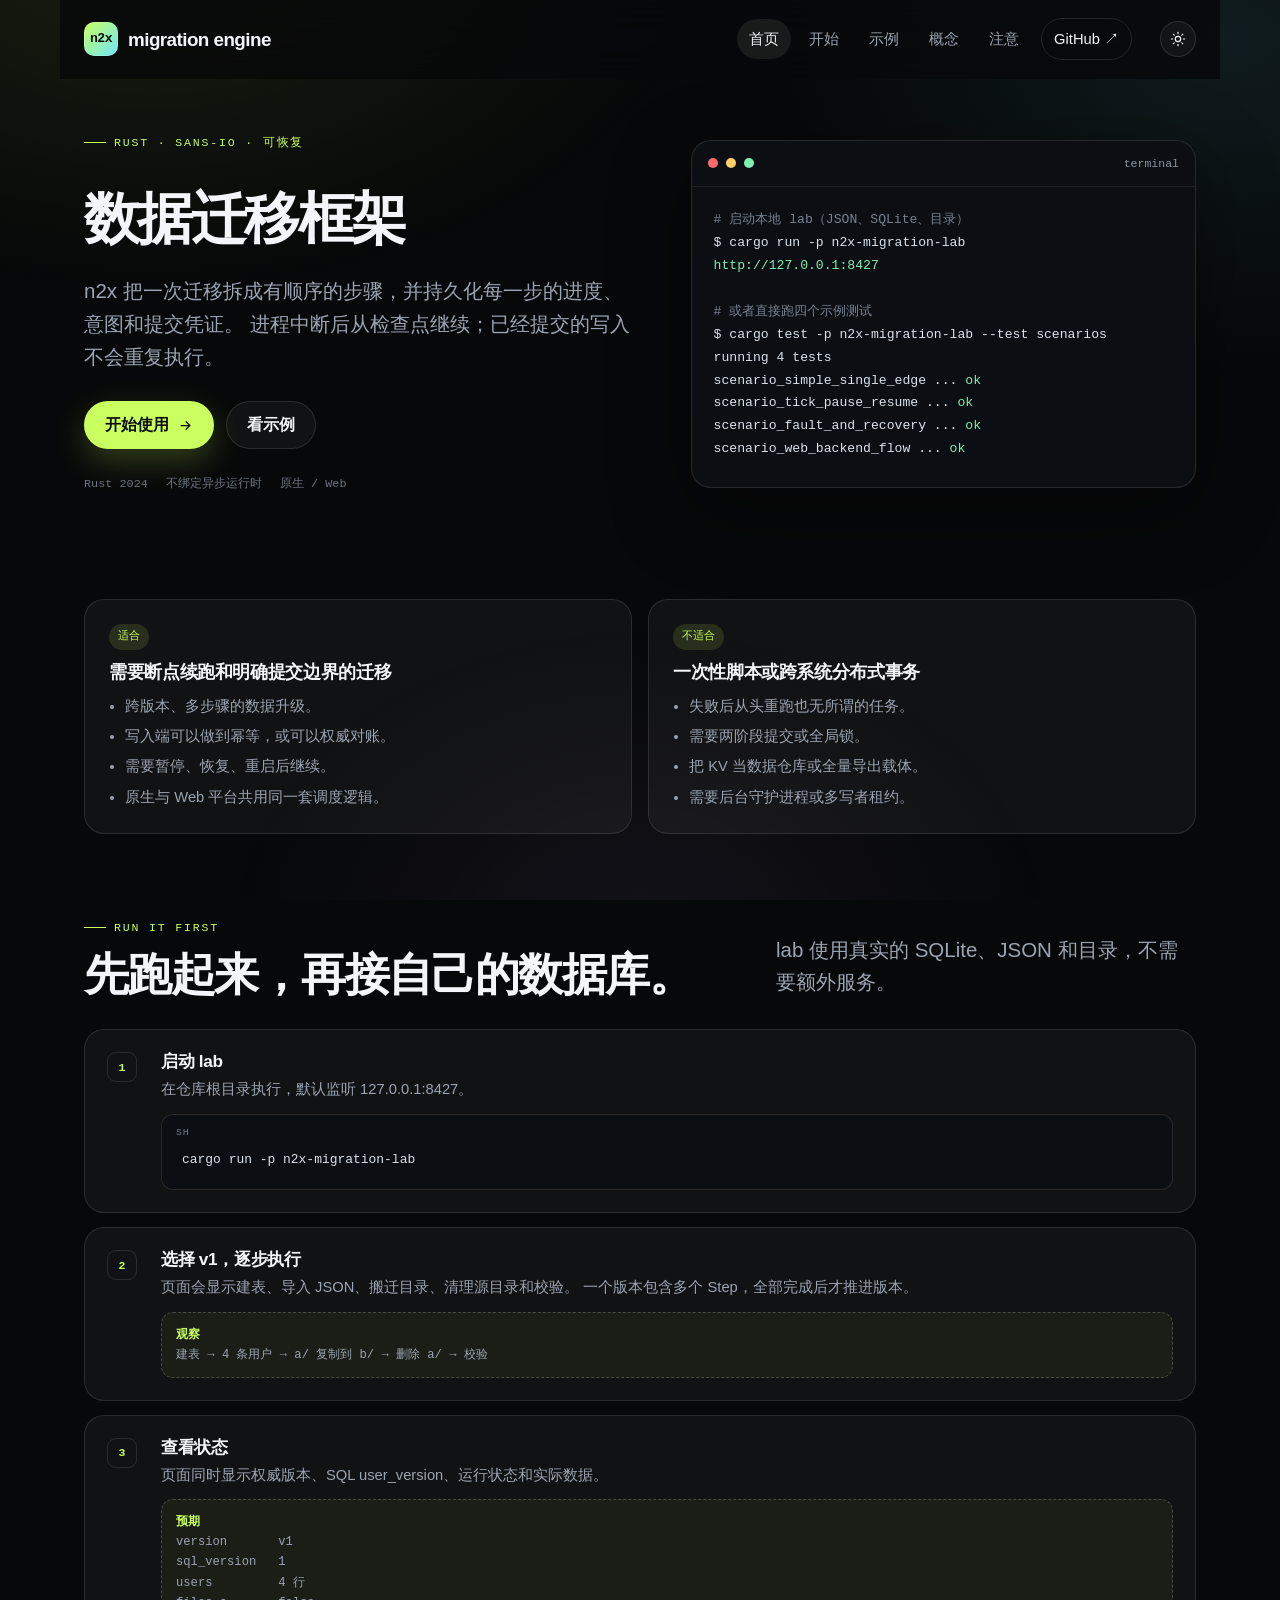
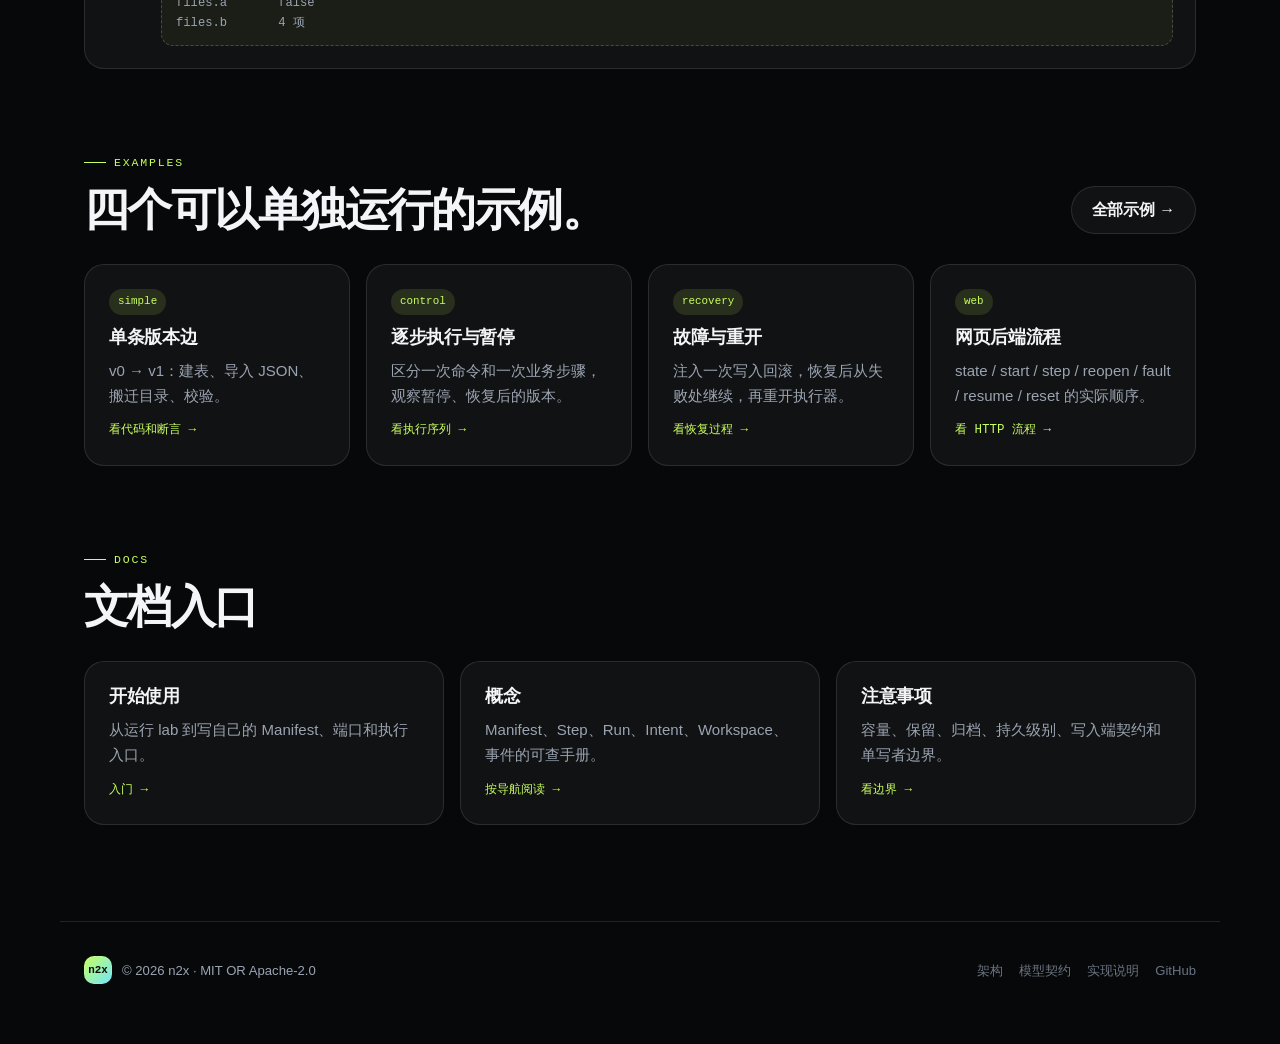
<file: site/index.html>
<!doctype html>
<html lang="zh-CN">
  <head>
    <meta charset="utf-8" />
    <meta name="viewport" content="width=device-width, initial-scale=1" />
    <title>n2x — Rust 数据迁移框架</title>
    <meta
      name="description"
      content="n2x 是一个 Rust 数据迁移框架：顺序步骤、持久检查点、幂等写入和可重开执行。支持原生与 Web 组合。"
    />
    <script>
      try {
        const t = localStorage.getItem("n2x-theme");
        if (t === "light" || t === "dark") document.documentElement.dataset.theme = t;
      } catch {}
    </script>
    <link rel="stylesheet" href="style.css" />
    <noscript><style>.reveal{opacity:1;transform:none}</style></noscript>
  </head>
  <body data-page="home">
    <a class="skip-link" href="#main">跳到正文</a>
    <header class="site-header">
      <a class="brand" href="index.html" aria-label="n2x 首页">
        <span class="brand-mark">n2x</span>
        <span>migration engine</span>
      </a>
      <nav class="nav" id="nav" aria-label="主导航">
        <a href="index.html" data-page="home">首页</a>
        <a href="getting-started.html" data-page="start">开始</a>
        <a href="examples.html" data-page="examples">示例</a>
        <a href="concepts.html" data-page="concepts">概念</a>
        <a href="notes.html" data-page="notes">注意</a>
        <a class="nav-github" href="https://github.com/wwog/n2x" target="_blank" rel="noreferrer">GitHub ↗</a>
      </nav>
      <div class="header-actions">
        <button class="icon-button" id="theme-toggle" type="button" aria-label="切换主题"></button>
        <button
          class="icon-button menu-button"
          id="menu-toggle"
          type="button"
          aria-label="打开菜单"
          aria-expanded="false"
          aria-controls="nav"
        >
          <svg viewBox="0 0 24 24" fill="none" stroke="currentColor" stroke-width="1.9" stroke-linecap="round">
            <path d="M4 7h16M4 12h16M4 17h16" />
          </svg>
        </button>
      </div>
    </header>

    <main class="page" id="main">
      <section class="home-hero">
        <div class="hero-copy">
          <p class="eyebrow">Rust · sans-IO · 可恢复</p>
          <h1>数据迁移框架</h1>
          <p class="lead">
            n2x 把一次迁移拆成有顺序的步骤，并持久化每一步的进度、意图和提交凭证。
            进程中断后从检查点继续；已经提交的写入不会重复执行。
          </p>
          <div class="hero-actions">
            <a class="button primary" href="getting-started.html">
              开始使用
              <svg viewBox="0 0 24 24" fill="none" stroke="currentColor" stroke-width="2" stroke-linecap="round">
                <path d="M5 12h14M13 6l6 6-6 6" />
              </svg>
            </a>
            <a class="button ghost" href="examples.html">看示例</a>
          </div>
          <div class="hero-meta">
            <span>Rust 2024</span>
            <span>不绑定异步运行时</span>
            <span>原生 / Web</span>
          </div>
        </div>

        <div class="window reveal" aria-label="快速运行示例">
          <div class="window-bar">
            <i></i><i></i><i></i>
            <span>terminal</span>
          </div>
          <pre><span class="c"># 启动本地 lab（JSON、SQLite、目录）</span>
$ cargo run -p n2x-migration-lab
<span class="ok">http://127.0.0.1:8427</span>

<span class="c"># 或者直接跑四个示例测试</span>
$ cargo test -p n2x-migration-lab --test scenarios
running 4 tests
scenario_simple_single_edge ... <span class="ok">ok</span>
scenario_tick_pause_resume ... <span class="ok">ok</span>
scenario_fault_and_recovery ... <span class="ok">ok</span>
scenario_web_backend_flow ... <span class="ok">ok</span></pre>
        </div>
      </section>

      <section class="section">
        <div class="grid two">
          <article class="card">
            <span class="tag">适合</span>
            <h3>需要断点续跑和明确提交边界的迁移</h3>
            <ul class="plain-list">
              <li>跨版本、多步骤的数据升级。</li>
              <li>写入端可以做到幂等，或可以权威对账。</li>
              <li>需要暂停、恢复、重启后继续。</li>
              <li>原生与 Web 平台共用同一套调度逻辑。</li>
            </ul>
          </article>
          <article class="card">
            <span class="tag">不适合</span>
            <h3>一次性脚本或跨系统分布式事务</h3>
            <ul class="plain-list">
              <li>失败后从头重跑也无所谓的任务。</li>
              <li>需要两阶段提交或全局锁。</li>
              <li>把 KV 当数据仓库或全量导出载体。</li>
              <li>需要后台守护进程或多写者租约。</li>
            </ul>
          </article>
        </div>
      </section>

      <section class="section">
        <div class="section-head">
          <div>
            <p class="eyebrow">run it first</p>
            <h2>先跑起来，再接自己的数据库。</h2>
          </div>
          <p class="lead" style="max-width: 420px">
            lab 使用真实的 SQLite、JSON 和目录，不需要额外服务。
          </p>
        </div>
        <div class="steps">
          <div class="step-item reveal">
            <span class="step-num">1</span>
            <div>
              <h3>启动 lab</h3>
              <p>在仓库根目录执行，默认监听 127.0.0.1:8427。</p>
              <div class="code" data-lang="sh">
                <pre>cargo run -p n2x-migration-lab</pre>
              </div>
            </div>
          </div>
          <div class="step-item reveal">
            <span class="step-num">2</span>
            <div>
              <h3>选择 v1，逐步执行</h3>
              <p>
                页面会显示建表、导入 JSON、搬迁目录、清理源目录和校验。
                一个版本包含多个 Step，全部完成后才推进版本。
              </p>
              <div class="expected"><b>观察</b>
建表 → 4 条用户 → a/ 复制到 b/ → 删除 a/ → 校验</div>
            </div>
          </div>
          <div class="step-item reveal">
            <span class="step-num">3</span>
            <div>
              <h3>查看状态</h3>
              <p>页面同时显示权威版本、SQL user_version、运行状态和实际数据。</p>
              <div class="expected"><b>预期</b>
version       v1
sql_version   1
users         4 行
files.a       false
files.b       4 项</div>
            </div>
          </div>
        </div>
      </section>

      <section class="section">
        <div class="section-head">
          <div>
            <p class="eyebrow">examples</p>
            <h2>四个可以单独运行的示例。</h2>
          </div>
          <a class="button ghost" href="examples.html">全部示例 →</a>
        </div>
        <div class="grid four">
          <a class="card link reveal" href="examples.html#simple">
            <span class="tag">simple</span>
            <h3>单条版本边</h3>
            <p>v0 → v1：建表、导入 JSON、搬迁目录、校验。</p>
            <span class="arrow">看代码和断言 →</span>
          </a>
          <a class="card link reveal" href="examples.html#control">
            <span class="tag">control</span>
            <h3>逐步执行与暂停</h3>
            <p>区分一次命令和一次业务步骤，观察暂停、恢复后的版本。</p>
            <span class="arrow">看执行序列 →</span>
          </a>
          <a class="card link reveal" href="examples.html#fault">
            <span class="tag">recovery</span>
            <h3>故障与重开</h3>
            <p>注入一次写入回滚，恢复后从失败处继续，再重开执行器。</p>
            <span class="arrow">看恢复过程 →</span>
          </a>
          <a class="card link reveal" href="examples.html#web">
            <span class="tag">web</span>
            <h3>网页后端流程</h3>
            <p>state / start / step / reopen / fault / resume / reset 的实际顺序。</p>
            <span class="arrow">看 HTTP 流程 →</span>
          </a>
        </div>
      </section>

      <section class="section">
        <div class="section-head">
          <div>
            <p class="eyebrow">docs</p>
            <h2>文档入口</h2>
          </div>
        </div>
        <div class="grid three">
          <a class="card link" href="getting-started.html">
            <h3>开始使用</h3>
            <p>从运行 lab 到写自己的 Manifest、端口和执行入口。</p>
            <span class="arrow">入门 →</span>
          </a>
          <a class="card link" href="concepts.html">
            <h3>概念</h3>
            <p>Manifest、Step、Run、Intent、Workspace、事件的可查手册。</p>
            <span class="arrow">按导航阅读 →</span>
          </a>
          <a class="card link" href="notes.html">
            <h3>注意事项</h3>
            <p>容量、保留、归档、持久级别、写入端契约和单写者边界。</p>
            <span class="arrow">看边界 →</span>
          </a>
        </div>
      </section>
    </main>

    <footer class="site-footer">
      <span class="footer-brand">
        <span class="brand-mark" style="width: 28px; height: 28px; font-size: 0.68rem">n2x</span>
        <span>© <span id="year">2026</span> n2x · MIT OR Apache-2.0</span>
      </span>
      <nav aria-label="文档链接">
        <a href="https://github.com/wwog/n2x/blob/main/docs/architecture.zh-CN.md" target="_blank" rel="noreferrer">架构</a>
        <a href="https://github.com/wwog/n2x/blob/main/docs/model.zh-CN.md" target="_blank" rel="noreferrer">模型契约</a>
        <a href="https://github.com/wwog/n2x/blob/main/docs/implementation.zh-CN.md" target="_blank" rel="noreferrer">实现说明</a>
        <a href="https://github.com/wwog/n2x" target="_blank" rel="noreferrer">GitHub</a>
      </nav>
    </footer>
    <script src="app.js"></script>
  </body>
</html>
</file>
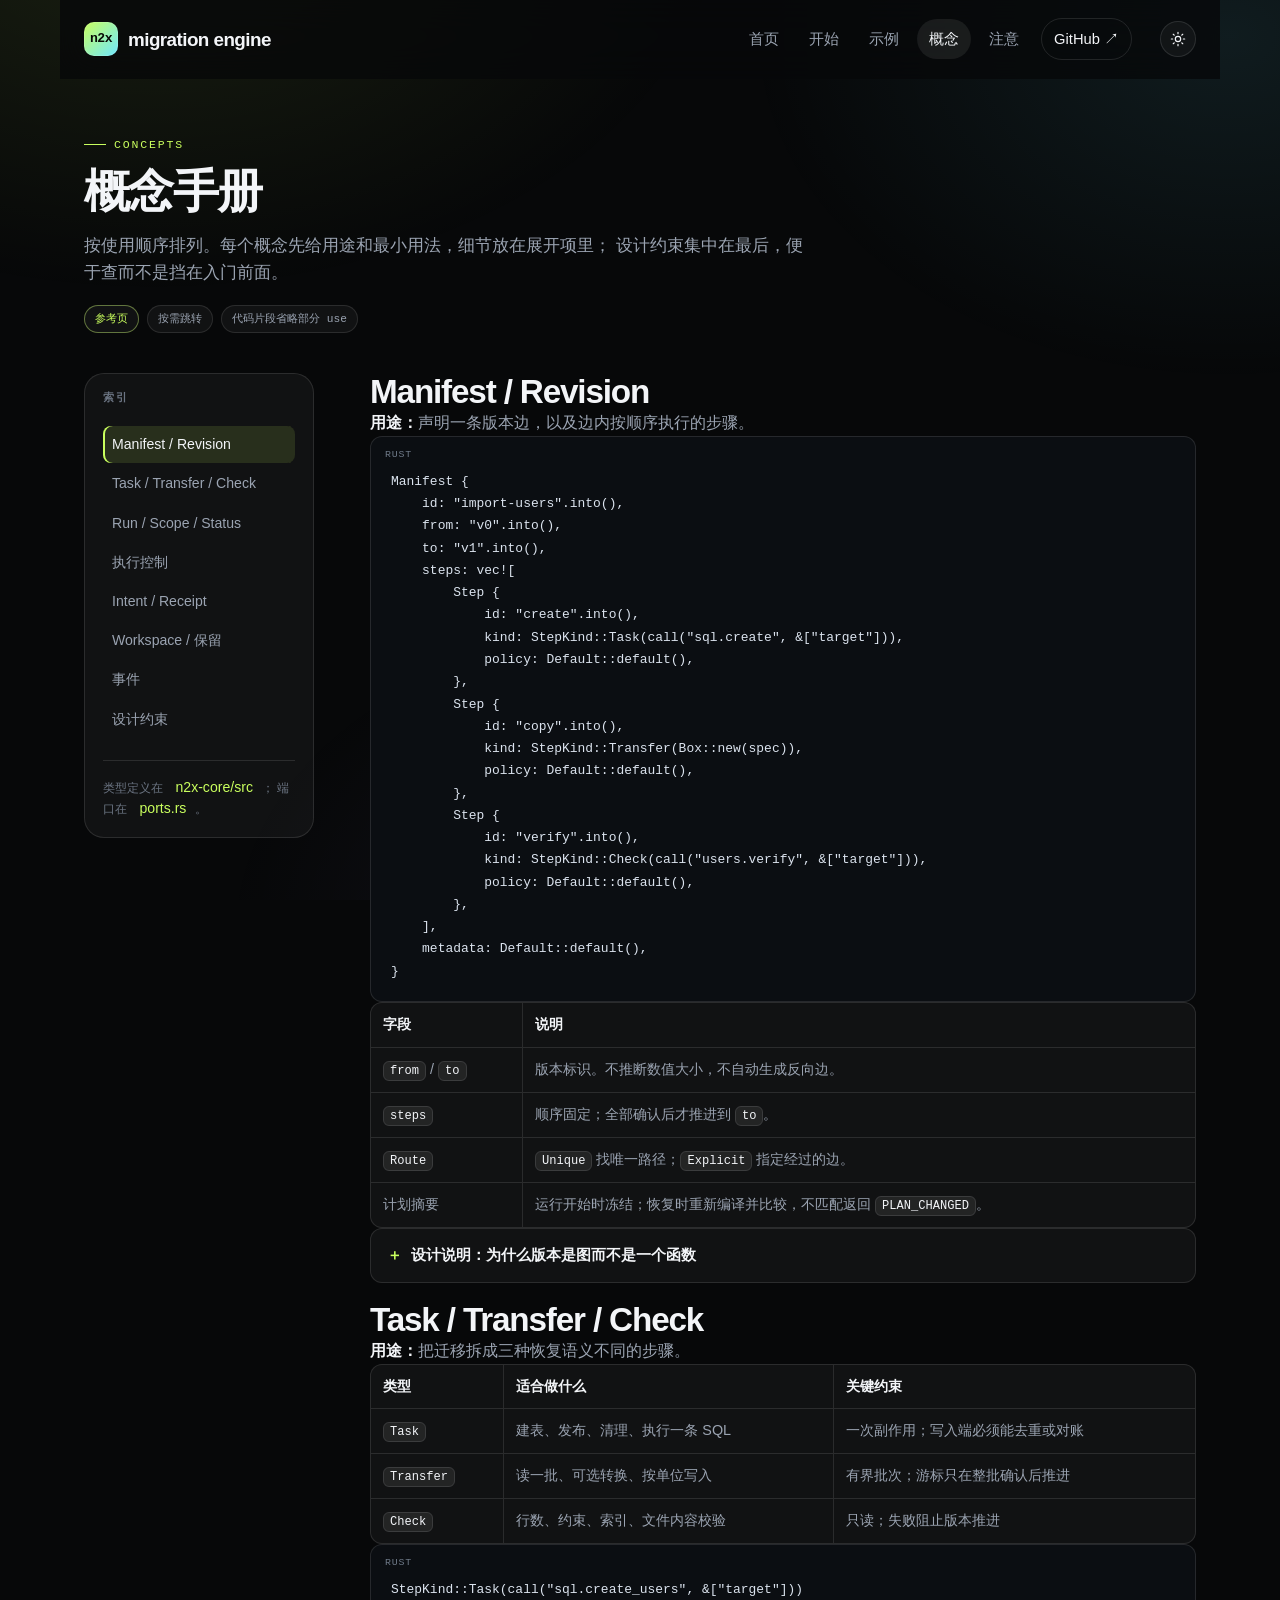
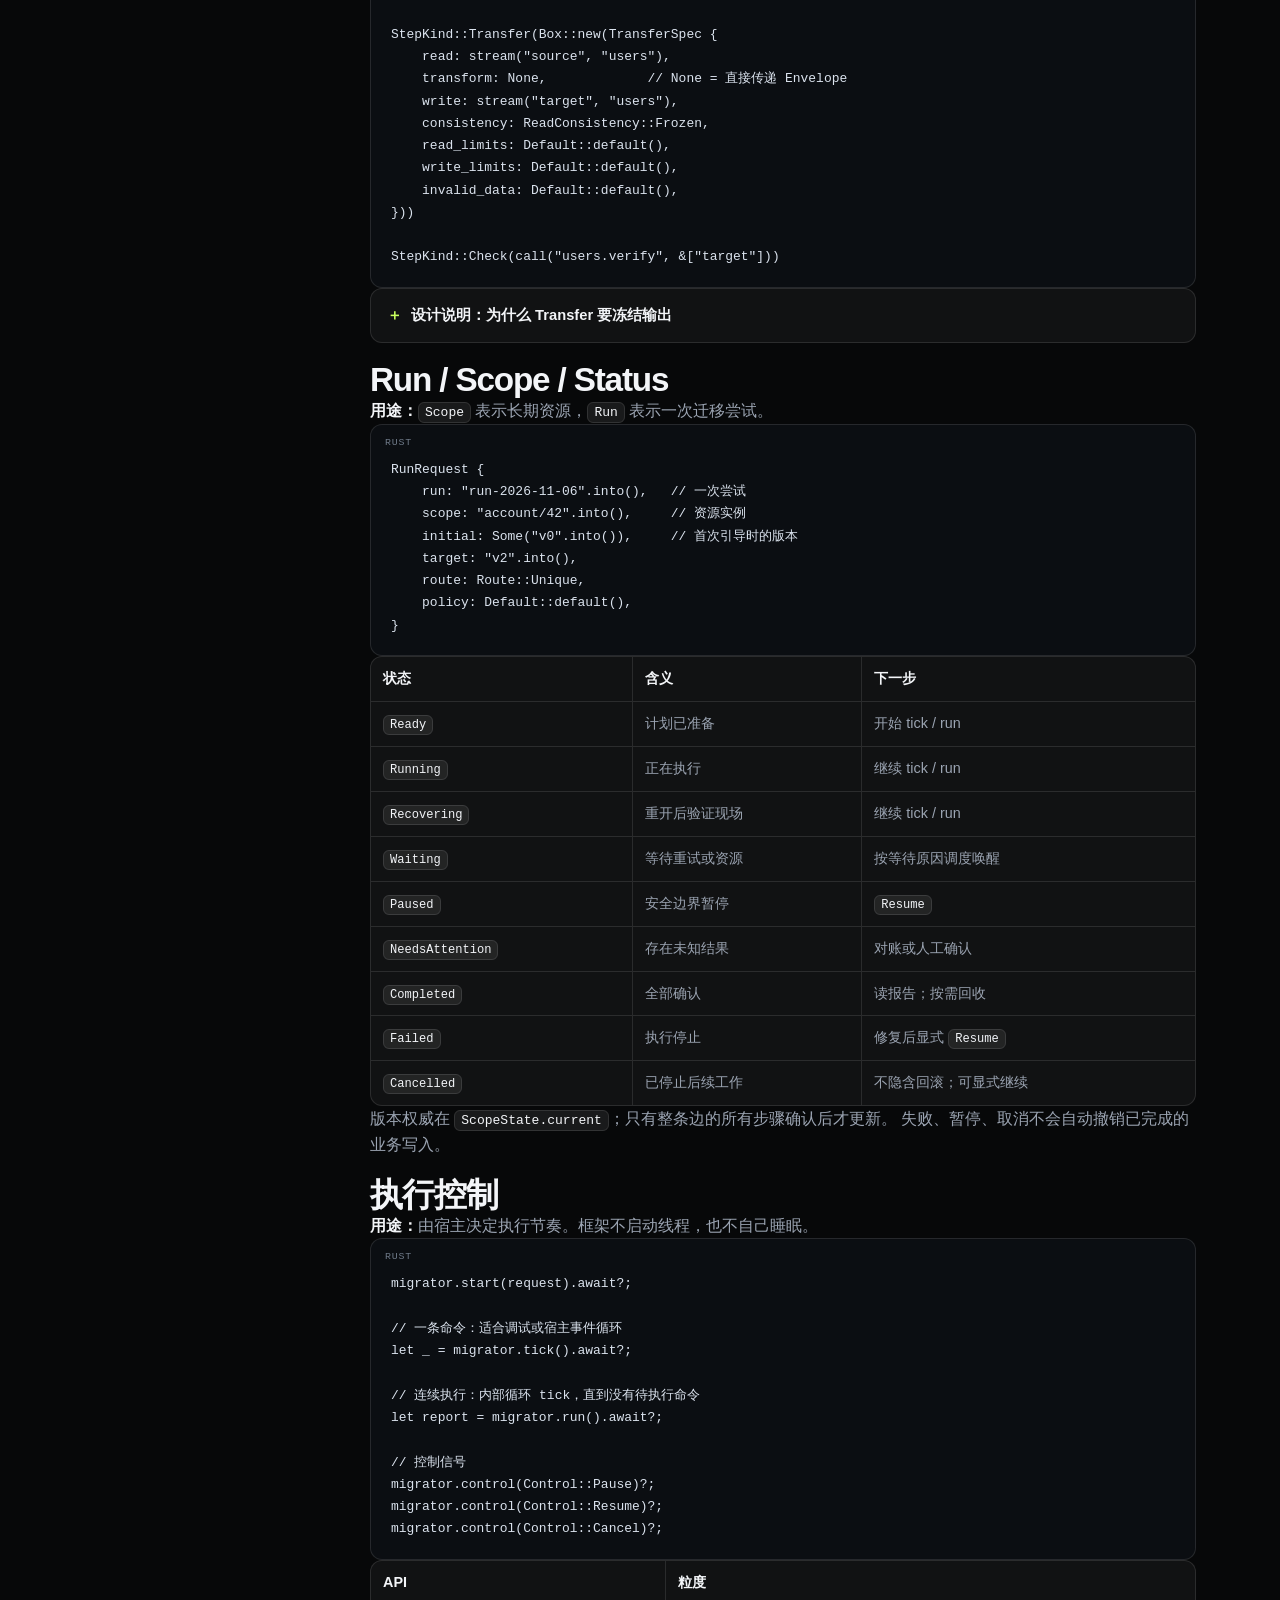
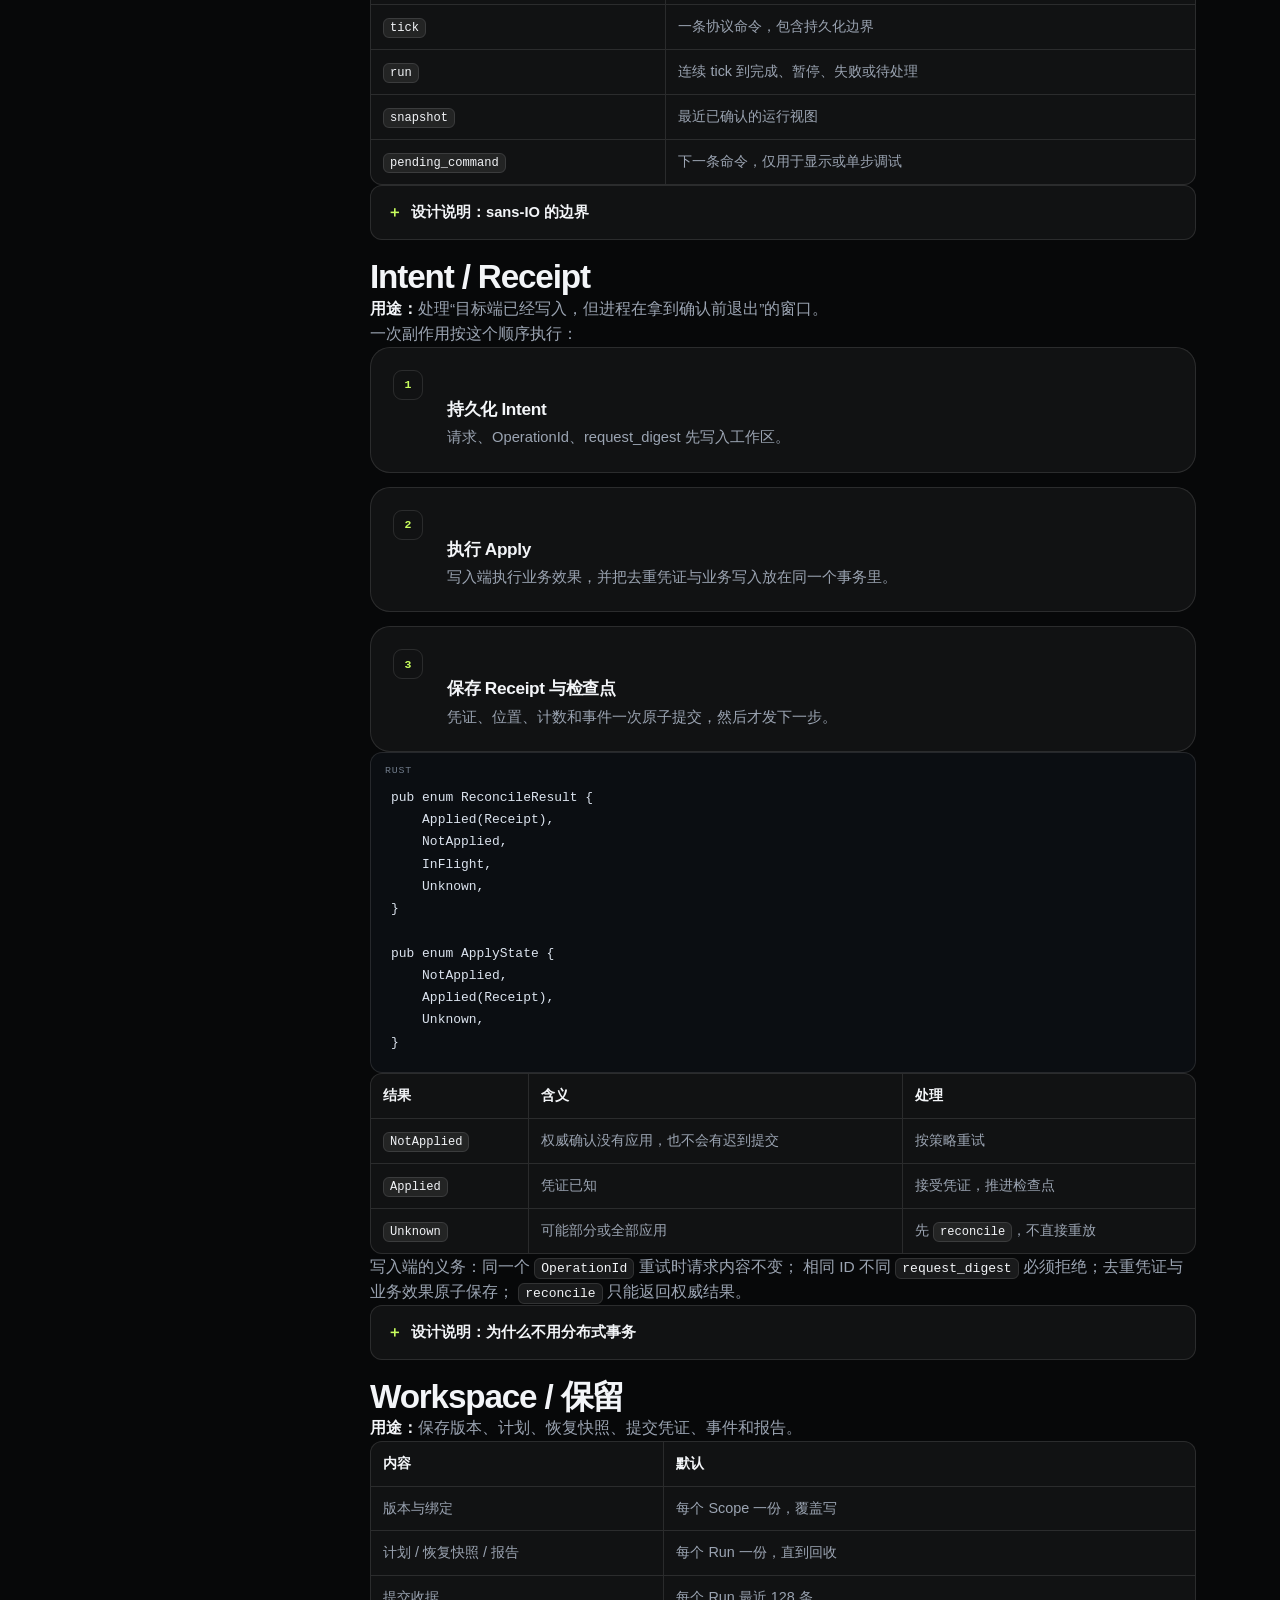
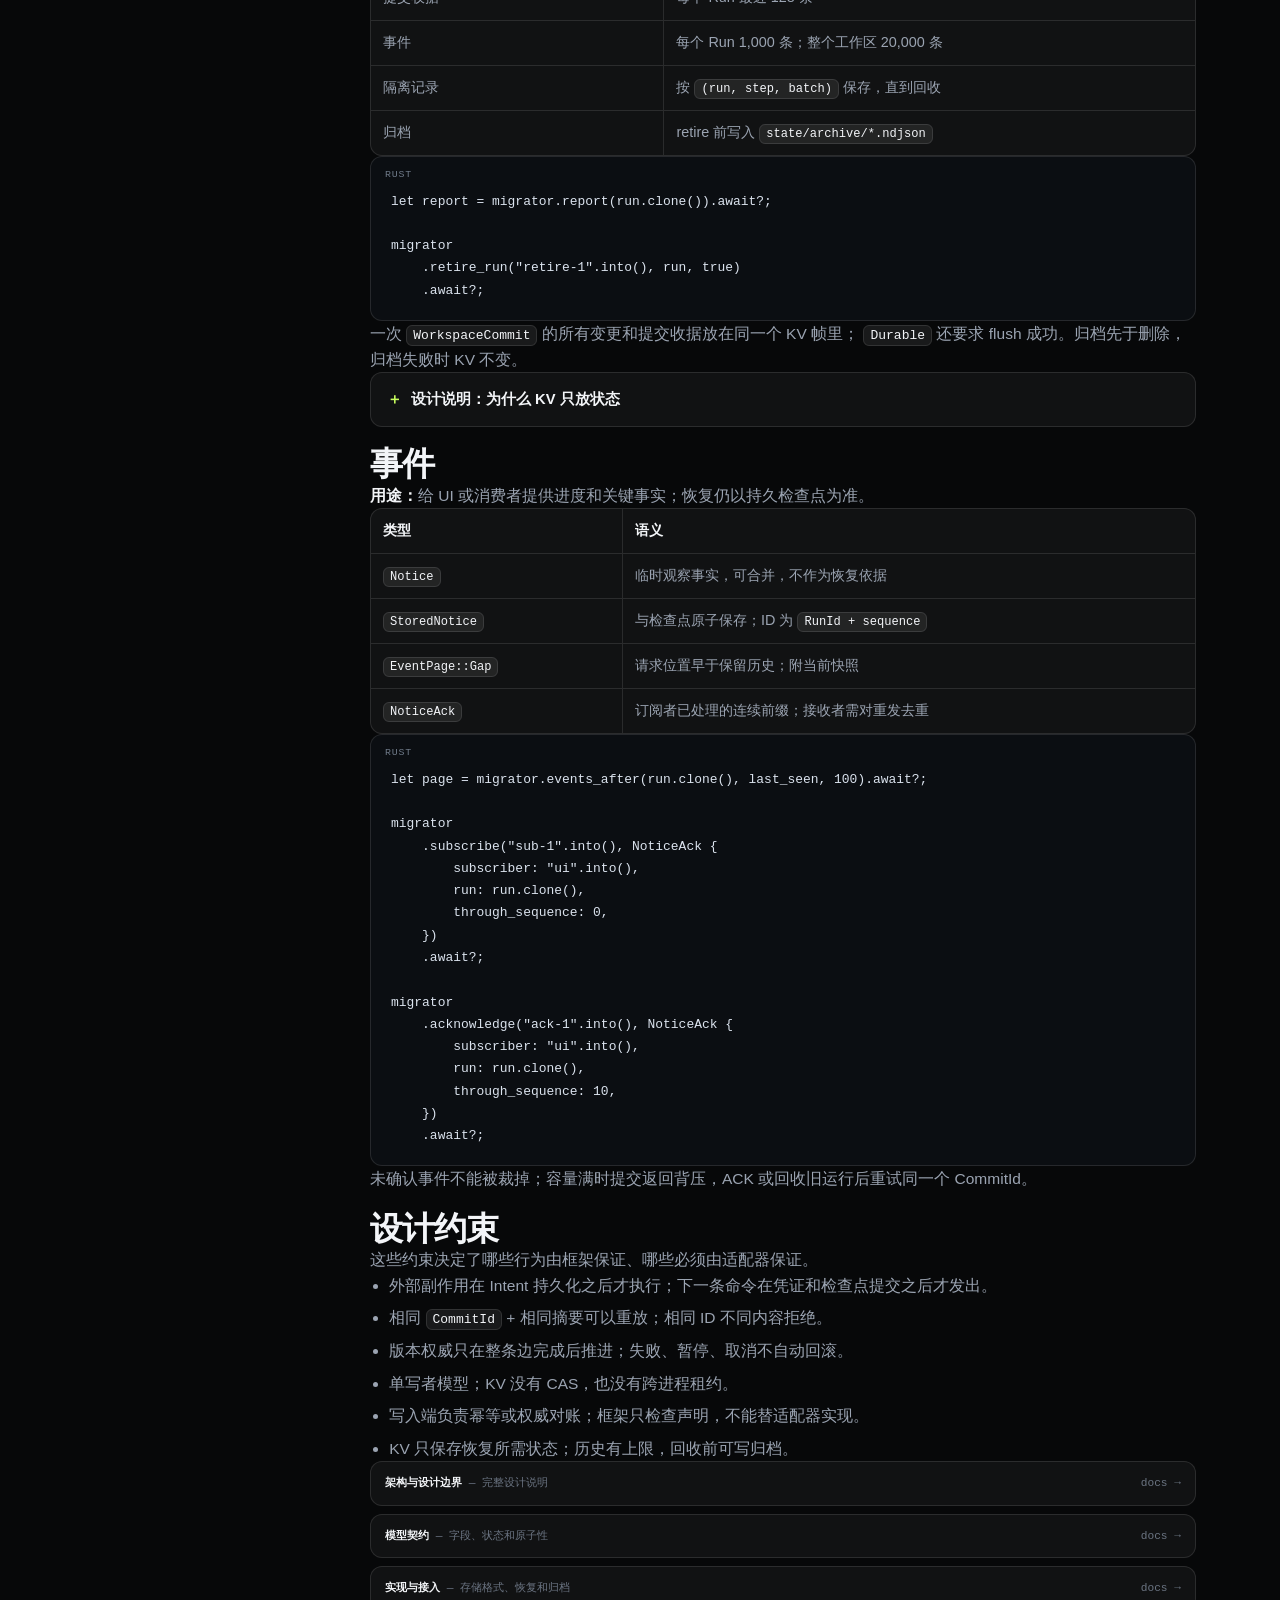
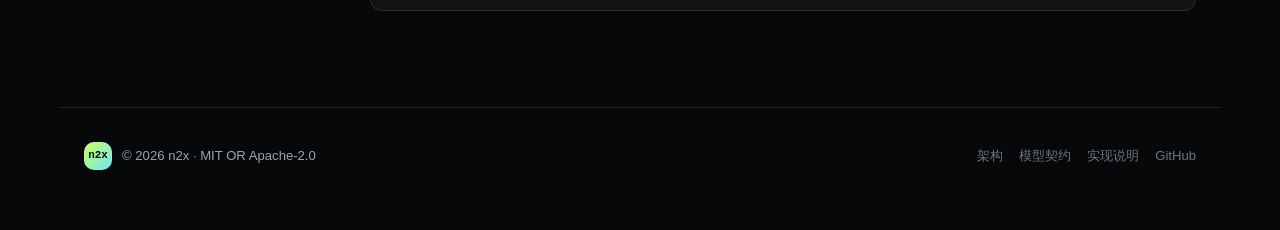
<file: site/concepts.html>
<!doctype html>
<html lang="zh-CN">
  <head>
    <meta charset="utf-8" />
    <meta name="viewport" content="width=device-width, initial-scale=1" />
    <title>概念 — n2x</title>
    <meta
      name="description"
      content="n2x 概念手册：Manifest、Step、Run、执行控制、Intent/Receipt、Workspace、事件与设计约束。"
    />
    <script>
      try {
        const t = localStorage.getItem("n2x-theme");
        if (t === "light" || t === "dark") document.documentElement.dataset.theme = t;
      } catch {}
    </script>
    <link rel="stylesheet" href="style.css" />
    <noscript><style>.reveal{opacity:1;transform:none}</style></noscript>
  </head>
  <body data-page="concepts">
    <a class="skip-link" href="#main">跳到正文</a>
    <header class="site-header">
      <a class="brand" href="index.html" aria-label="n2x 首页">
        <span class="brand-mark">n2x</span>
        <span>migration engine</span>
      </a>
      <nav class="nav" id="nav" aria-label="主导航">
        <a href="index.html" data-page="home">首页</a>
        <a href="getting-started.html" data-page="start">开始</a>
        <a href="examples.html" data-page="examples">示例</a>
        <a href="concepts.html" data-page="concepts">概念</a>
        <a href="notes.html" data-page="notes">注意</a>
        <a class="nav-github" href="https://github.com/wwog/n2x" target="_blank" rel="noreferrer">GitHub ↗</a>
      </nav>
      <div class="header-actions">
        <button class="icon-button" id="theme-toggle" type="button" aria-label="切换主题"></button>
        <button class="icon-button menu-button" id="menu-toggle" type="button" aria-label="打开菜单" aria-expanded="false" aria-controls="nav">
          <svg viewBox="0 0 24 24" fill="none" stroke="currentColor" stroke-width="1.9" stroke-linecap="round">
            <path d="M4 7h16M4 12h16M4 17h16" />
          </svg>
        </button>
      </div>
    </header>

    <main class="page" id="main">
      <section class="doc-hero">
        <p class="eyebrow">concepts</p>
        <h1>概念手册</h1>
        <p class="lead">
          按使用顺序排列。每个概念先给用途和最小用法，细节放在展开项里；
          设计约束集中在最后，便于查而不是挡在入门前面。
        </p>
        <div class="doc-meta">
          <span class="pill accent">参考页</span>
          <span class="pill">按需跳转</span>
          <span class="pill">代码片段省略部分 use</span>
        </div>
      </section>

      <div class="docs">
        <aside class="sidebar">
          <h4>索引</h4>
          <nav>
            <a href="#manifest">Manifest / Revision</a>
            <a href="#step">Task / Transfer / Check</a>
            <a href="#run">Run / Scope / Status</a>
            <a href="#control">执行控制</a>
            <a href="#recovery">Intent / Receipt</a>
            <a href="#workspace">Workspace / 保留</a>
            <a href="#events">事件</a>
            <a href="#design">设计约束</a>
          </nav>
          <p class="side-note">
            类型定义在
            <a href="https://github.com/wwog/n2x/tree/main/crates/n2x-core/src" target="_blank" rel="noreferrer" style="color: var(--accent)">n2x-core/src</a>；
            端口在
            <a href="https://github.com/wwog/n2x/blob/main/crates/n2x-runtime/src/ports.rs" target="_blank" rel="noreferrer" style="color: var(--accent)">ports.rs</a>。
          </p>
        </aside>

        <article class="prose">
          <section id="manifest">
            <h2>Manifest / Revision</h2>
            <p><strong>用途：</strong>声明一条版本边，以及边内按顺序执行的步骤。</p>
            <div class="code" data-lang="rust">
              <pre>Manifest {
    id: "import-users".into(),
    from: "v0".into(),
    to: "v1".into(),
    steps: vec![
        Step {
            id: "create".into(),
            kind: StepKind::Task(call("sql.create", &amp;["target"])),
            policy: Default::default(),
        },
        Step {
            id: "copy".into(),
            kind: StepKind::Transfer(Box::new(spec)),
            policy: Default::default(),
        },
        Step {
            id: "verify".into(),
            kind: StepKind::Check(call("users.verify", &amp;["target"])),
            policy: Default::default(),
        },
    ],
    metadata: Default::default(),
}</pre>
            </div>
            <div class="table-wrap">
              <table>
                <tr><th>字段</th><th>说明</th></tr>
                <tr><td><code>from</code> / <code>to</code></td><td>版本标识。不推断数值大小，不自动生成反向边。</td></tr>
                <tr><td><code>steps</code></td><td>顺序固定；全部确认后才推进到 <code>to</code>。</td></tr>
                <tr><td><code>Route</code></td><td><code>Unique</code> 找唯一路径；<code>Explicit</code> 指定经过的边。</td></tr>
                <tr><td>计划摘要</td><td>运行开始时冻结；恢复时重新编译并比较，不匹配返回 <code>PLAN_CHANGED</code>。</td></tr>
              </table>
            </div>
            <details class="deep">
              <summary>设计说明：为什么版本是图而不是一个函数</summary>
              <p>
                数据形态可能经历多次升级，也可能存在不同路径。把所有变化写进一个函数，
                恢复时无法知道“当前应该执行到哪一段”。Manifest 把路径变成数据，
                每一步都有稳定 ID，可以保存进度、重开和单独校验。
              </p>
            </details>
          </section>

          <section id="step">
            <h2>Task / Transfer / Check</h2>
            <p><strong>用途：</strong>把迁移拆成三种恢复语义不同的步骤。</p>
            <div class="table-wrap">
              <table>
                <tr><th>类型</th><th>适合做什么</th><th>关键约束</th></tr>
                <tr><td><code>Task</code></td><td>建表、发布、清理、执行一条 SQL</td><td>一次副作用；写入端必须能去重或对账</td></tr>
                <tr><td><code>Transfer</code></td><td>读一批、可选转换、按单位写入</td><td>有界批次；游标只在整批确认后推进</td></tr>
                <tr><td><code>Check</code></td><td>行数、约束、索引、文件内容校验</td><td>只读；失败阻止版本推进</td></tr>
              </table>
            </div>
            <div class="code" data-lang="rust">
              <pre>StepKind::Task(call("sql.create_users", &amp;["target"]))

StepKind::Transfer(Box::new(TransferSpec {
    read: stream("source", "users"),
    transform: None,             // None = 直接传递 Envelope
    write: stream("target", "users"),
    consistency: ReadConsistency::Frozen,
    read_limits: Default::default(),
    write_limits: Default::default(),
    invalid_data: Default::default(),
}))

StepKind::Check(call("users.verify", &amp;["target"]))</pre>
            </div>
            <details class="deep">
              <summary>设计说明：为什么 Transfer 要冻结输出</summary>
              <p>
                读取批次和写入单位不是一回事。转换结果必须先固定下来，恢复时不能重新生成
                不同的输出；否则同一个 OperationId 可能对应不同内容。批次完成后才推进游标，
                部分写入只能推进已确认前缀。
              </p>
            </details>
          </section>

          <section id="run">
            <h2>Run / Scope / Status</h2>
            <p><strong>用途：</strong><code>Scope</code> 表示长期资源，<code>Run</code> 表示一次迁移尝试。</p>
            <div class="code" data-lang="rust">
              <pre>RunRequest {
    run: "run-2026-11-06".into(),   // 一次尝试
    scope: "account/42".into(),     // 资源实例
    initial: Some("v0".into()),     // 首次引导时的版本
    target: "v2".into(),
    route: Route::Unique,
    policy: Default::default(),
}</pre>
            </div>
            <div class="table-wrap">
              <table>
                <tr><th>状态</th><th>含义</th><th>下一步</th></tr>
                <tr><td><code>Ready</code></td><td>计划已准备</td><td>开始 tick / run</td></tr>
                <tr><td><code>Running</code></td><td>正在执行</td><td>继续 tick / run</td></tr>
                <tr><td><code>Recovering</code></td><td>重开后验证现场</td><td>继续 tick / run</td></tr>
                <tr><td><code>Waiting</code></td><td>等待重试或资源</td><td>按等待原因调度唤醒</td></tr>
                <tr><td><code>Paused</code></td><td>安全边界暂停</td><td><code>Resume</code></td></tr>
                <tr><td><code>NeedsAttention</code></td><td>存在未知结果</td><td>对账或人工确认</td></tr>
                <tr><td><code>Completed</code></td><td>全部确认</td><td>读报告；按需回收</td></tr>
                <tr><td><code>Failed</code></td><td>执行停止</td><td>修复后显式 <code>Resume</code></td></tr>
                <tr><td><code>Cancelled</code></td><td>已停止后续工作</td><td>不隐含回滚；可显式继续</td></tr>
              </table>
            </div>
            <p>
              版本权威在 <code>ScopeState.current</code>；只有整条边的所有步骤确认后才更新。
              失败、暂停、取消不会自动撤销已完成的业务写入。
            </p>
          </section>

          <section id="control">
            <h2>执行控制</h2>
            <p><strong>用途：</strong>由宿主决定执行节奏。框架不启动线程，也不自己睡眠。</p>
            <div class="code" data-lang="rust">
              <pre>migrator.start(request).await?;

// 一条命令：适合调试或宿主事件循环
let _ = migrator.tick().await?;

// 连续执行：内部循环 tick，直到没有待执行命令
let report = migrator.run().await?;

// 控制信号
migrator.control(Control::Pause)?;
migrator.control(Control::Resume)?;
migrator.control(Control::Cancel)?;</pre>
            </div>
            <div class="table-wrap">
              <table>
                <tr><th>API</th><th>粒度</th></tr>
                <tr><td><code>tick</code></td><td>一条协议命令，包含持久化边界</td></tr>
                <tr><td><code>run</code></td><td>连续 tick 到完成、暂停、失败或待处理</td></tr>
                <tr><td><code>snapshot</code></td><td>最近已确认的运行视图</td></tr>
                <tr><td><code>pending_command</code></td><td>下一条命令，仅用于显示或单步调试</td></tr>
              </table>
            </div>
            <details class="deep">
              <summary>设计说明：sans-IO 的边界</summary>
              <p>
                核心只产出 <code>Command</code>、接收 <code>Reply</code>。数据库、文件、平台时钟
                都由宿主实现。这样同一套顺序逻辑可以跑在原生、Web 和测试里，也能把一次运行
                拆成命令逐条重放。
              </p>
            </details>
          </section>

          <section id="recovery">
            <h2>Intent / Receipt</h2>
            <p><strong>用途：</strong>处理“目标端已经写入，但进程在拿到确认前退出”的窗口。</p>
            <p>一次副作用按这个顺序执行：</p>
            <div class="steps">
              <div class="step-item">
                <span class="step-num">1</span>
                <div><h3>持久化 Intent</h3><p>请求、OperationId、request_digest 先写入工作区。</p></div>
              </div>
              <div class="step-item">
                <span class="step-num">2</span>
                <div><h3>执行 Apply</h3><p>写入端执行业务效果，并把去重凭证与业务写入放在同一个事务里。</p></div>
              </div>
              <div class="step-item">
                <span class="step-num">3</span>
                <div><h3>保存 Receipt 与检查点</h3><p>凭证、位置、计数和事件一次原子提交，然后才发下一步。</p></div>
              </div>
            </div>
            <div class="code" data-lang="rust">
              <pre>pub enum ReconcileResult {
    Applied(Receipt),
    NotApplied,
    InFlight,
    Unknown,
}

pub enum ApplyState {
    NotApplied,
    Applied(Receipt),
    Unknown,
}</pre>
            </div>
            <div class="table-wrap">
              <table>
                <tr><th>结果</th><th>含义</th><th>处理</th></tr>
                <tr><td><code>NotApplied</code></td><td>权威确认没有应用，也不会有迟到提交</td><td>按策略重试</td></tr>
                <tr><td><code>Applied</code></td><td>凭证已知</td><td>接受凭证，推进检查点</td></tr>
                <tr><td><code>Unknown</code></td><td>可能部分或全部应用</td><td>先 <code>reconcile</code>，不直接重放</td></tr>
              </table>
            </div>
            <p>
              写入端的义务：同一个 <code>OperationId</code> 重试时请求内容不变；
              相同 ID 不同 <code>request_digest</code> 必须拒绝；去重凭证与业务效果原子保存；
              <code>reconcile</code> 只能返回权威结果。
            </p>
            <details class="deep">
              <summary>设计说明：为什么不用分布式事务</summary>
              <p>
                业务库和工作区不在同一个事务里，跨系统的“提交确认”本来就有未知窗口。
                Intent/Receipt 把这个窗口变成显式状态，而不是假设它不存在。框架保证顺序和持久化，
                具体幂等实现仍由适配器负责。
              </p>
            </details>
          </section>

          <section id="workspace">
            <h2>Workspace / 保留</h2>
            <p><strong>用途：</strong>保存版本、计划、恢复快照、提交凭证、事件和报告。</p>
            <div class="table-wrap">
              <table>
                <tr><th>内容</th><th>默认</th></tr>
                <tr><td>版本与绑定</td><td>每个 Scope 一份，覆盖写</td></tr>
                <tr><td>计划 / 恢复快照 / 报告</td><td>每个 Run 一份，直到回收</td></tr>
                <tr><td>提交收据</td><td>每个 Run 最近 128 条</td></tr>
                <tr><td>事件</td><td>每个 Run 1,000 条；整个工作区 20,000 条</td></tr>
                <tr><td>隔离记录</td><td>按 <code>(run, step, batch)</code> 保存，直到回收</td></tr>
                <tr><td>归档</td><td>retire 前写入 <code>state/archive/*.ndjson</code></td></tr>
              </table>
            </div>
            <div class="code" data-lang="rust">
              <pre>let report = migrator.report(run.clone()).await?;

migrator
    .retire_run("retire-1".into(), run, true)
    .await?;</pre>
            </div>
            <p>
              一次 <code>WorkspaceCommit</code> 的所有变更和提交收据放在同一个 KV 帧里；
              <code>Durable</code> 还要求 flush 成功。归档先于删除，归档失败时 KV 不变。
            </p>
            <details class="deep">
              <summary>设计说明：为什么 KV 只放状态</summary>
              <p>
                KV 是可恢复存储，不是数据仓库。大批次、文件内容和隔离记录要么走 Blob，
                要么在回收时写入归档。提交收据和历史事件有明确上限，避免长期运行把
                小 KV 撑满。完整策略见 <a href="notes.html" style="color: var(--accent)">注意事项</a>。
              </p>
            </details>
          </section>

          <section id="events">
            <h2>事件</h2>
            <p><strong>用途：</strong>给 UI 或消费者提供进度和关键事实；恢复仍以持久检查点为准。</p>
            <div class="table-wrap">
              <table>
                <tr><th>类型</th><th>语义</th></tr>
                <tr><td><code>Notice</code></td><td>临时观察事实，可合并，不作为恢复依据</td></tr>
                <tr><td><code>StoredNotice</code></td><td>与检查点原子保存；ID 为 <code>RunId + sequence</code></td></tr>
                <tr><td><code>EventPage::Gap</code></td><td>请求位置早于保留历史；附当前快照</td></tr>
                <tr><td><code>NoticeAck</code></td><td>订阅者已处理的连续前缀；接收者需对重发去重</td></tr>
              </table>
            </div>
            <div class="code" data-lang="rust">
              <pre>let page = migrator.events_after(run.clone(), last_seen, 100).await?;

migrator
    .subscribe("sub-1".into(), NoticeAck {
        subscriber: "ui".into(),
        run: run.clone(),
        through_sequence: 0,
    })
    .await?;

migrator
    .acknowledge("ack-1".into(), NoticeAck {
        subscriber: "ui".into(),
        run: run.clone(),
        through_sequence: 10,
    })
    .await?;</pre>
            </div>
            <p>
              未确认事件不能被裁掉；容量满时提交返回背压，ACK 或回收旧运行后重试同一个 CommitId。
            </p>
          </section>

          <section id="design">
            <h2>设计约束</h2>
            <p>这些约束决定了哪些行为由框架保证、哪些必须由适配器保证。</p>
            <ul>
              <li>外部副作用在 Intent 持久化之后才执行；下一条命令在凭证和检查点提交之后才发出。</li>
              <li>相同 <code>CommitId</code> + 相同摘要可以重放；相同 ID 不同内容拒绝。</li>
              <li>版本权威只在整条边完成后推进；失败、暂停、取消不自动回滚。</li>
              <li>单写者模型；KV 没有 CAS，也没有跨进程租约。</li>
              <li>写入端负责幂等或权威对账；框架只检查声明，不能替适配器实现。</li>
              <li>KV 只保存恢复所需状态；历史有上限，回收前可写归档。</li>
            </ul>
            <div class="link-list">
              <a href="https://github.com/wwog/n2x/blob/main/docs/architecture.zh-CN.md" target="_blank" rel="noreferrer">
                <span><strong>架构与设计边界</strong> — 完整设计说明</span>
                <span>docs →</span>
              </a>
              <a href="https://github.com/wwog/n2x/blob/main/docs/model.zh-CN.md" target="_blank" rel="noreferrer">
                <span><strong>模型契约</strong> — 字段、状态和原子性</span>
                <span>docs →</span>
              </a>
              <a href="https://github.com/wwog/n2x/blob/main/docs/implementation.zh-CN.md" target="_blank" rel="noreferrer">
                <span><strong>实现与接入</strong> — 存储格式、恢复和归档</span>
                <span>docs →</span>
              </a>
            </div>
          </section>
        </article>
      </div>
    </main>

    <footer class="site-footer">
      <span class="footer-brand">
        <span class="brand-mark" style="width: 28px; height: 28px; font-size: 0.68rem">n2x</span>
        <span>© <span id="year">2026</span> n2x · MIT OR Apache-2.0</span>
      </span>
      <nav aria-label="文档链接">
        <a href="https://github.com/wwog/n2x/blob/main/docs/architecture.zh-CN.md" target="_blank" rel="noreferrer">架构</a>
        <a href="https://github.com/wwog/n2x/blob/main/docs/model.zh-CN.md" target="_blank" rel="noreferrer">模型契约</a>
        <a href="https://github.com/wwog/n2x/blob/main/docs/implementation.zh-CN.md" target="_blank" rel="noreferrer">实现说明</a>
        <a href="https://github.com/wwog/n2x" target="_blank" rel="noreferrer">GitHub</a>
      </nav>
    </footer>
    <script src="app.js"></script>
  </body>
</html>
</file>
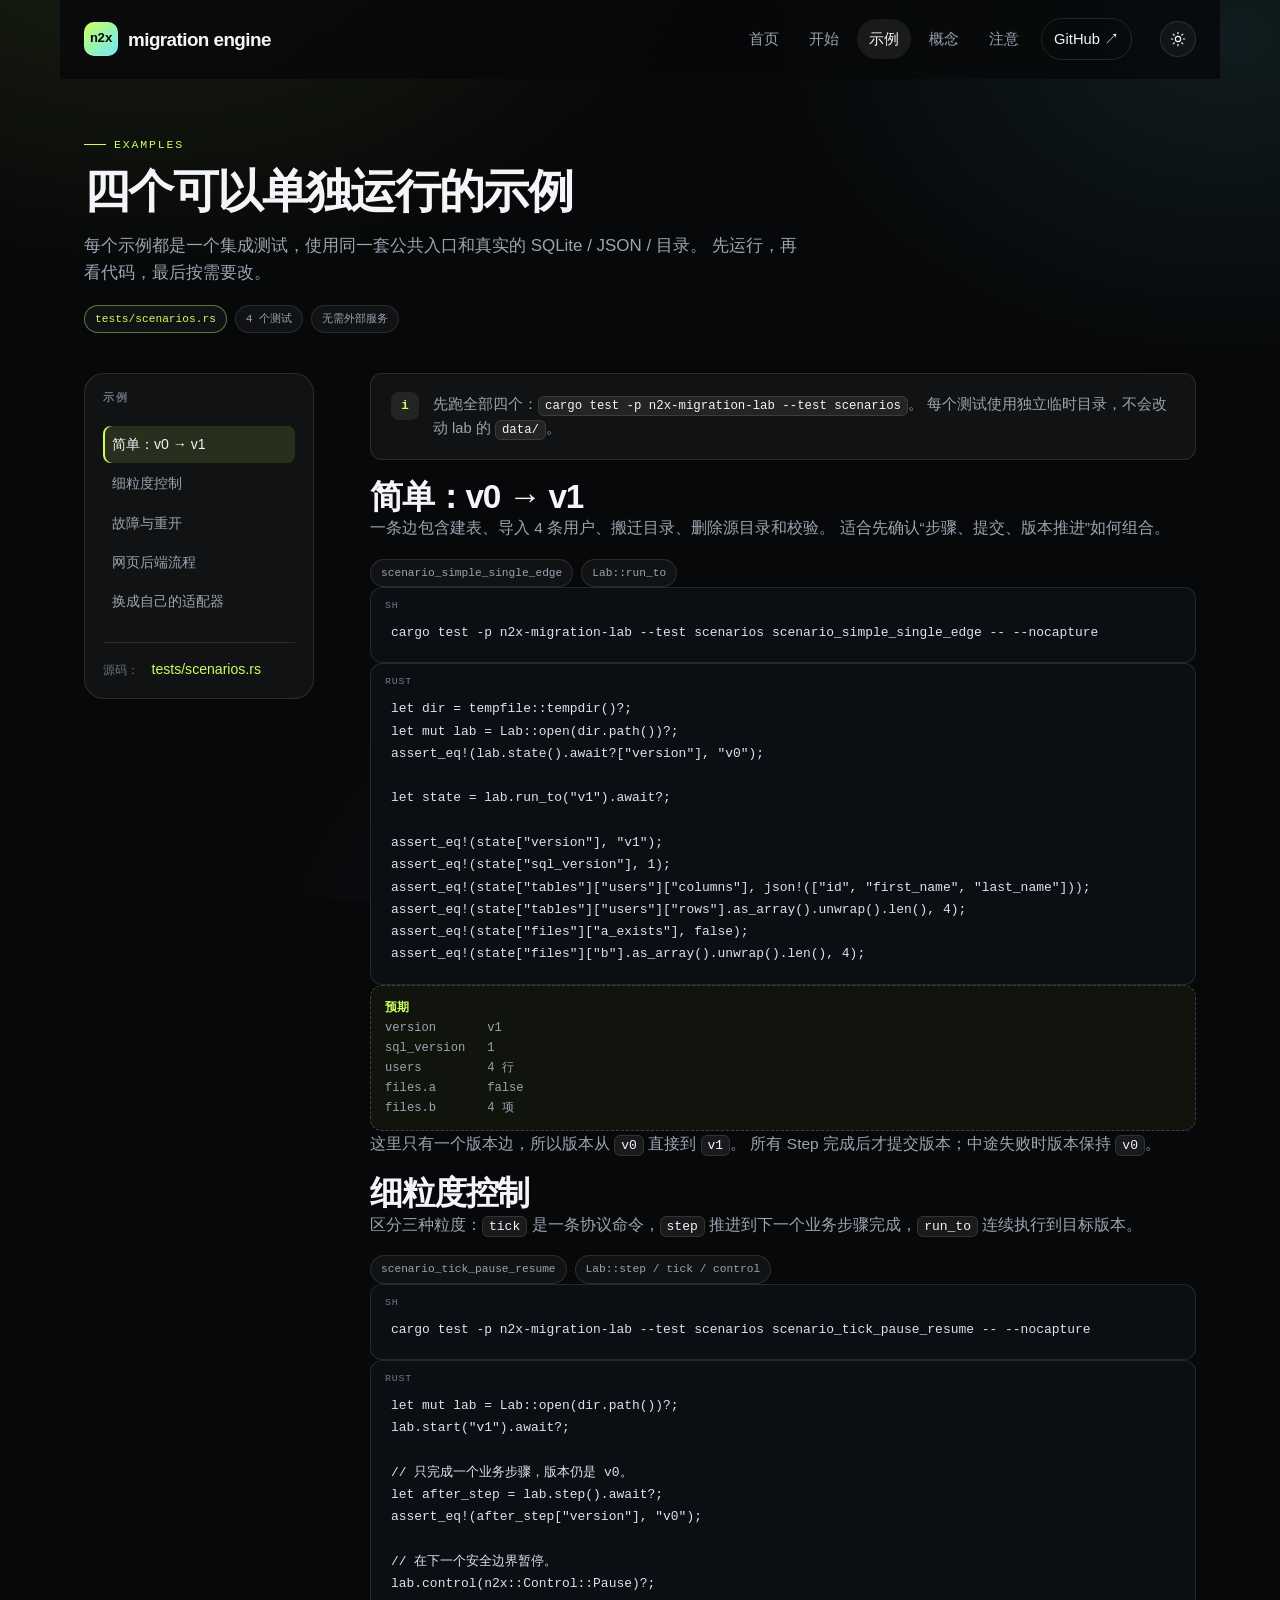
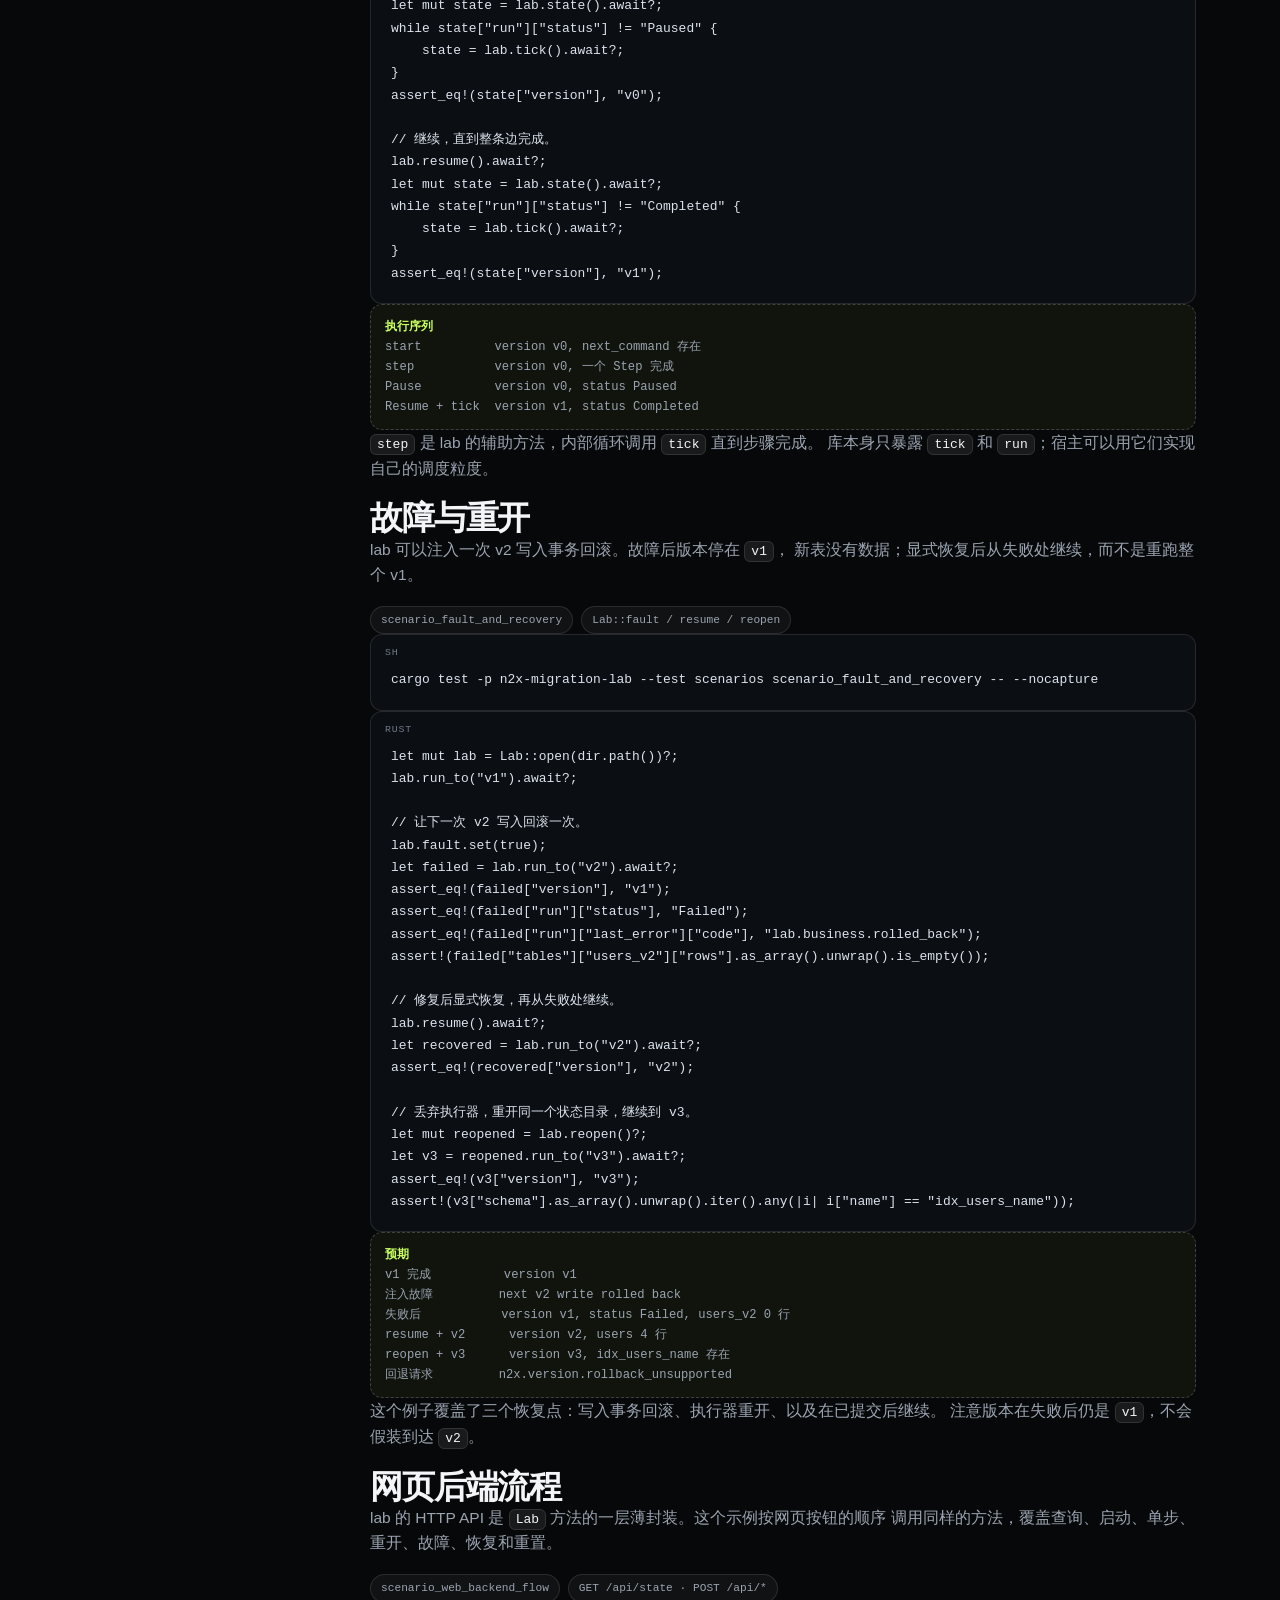
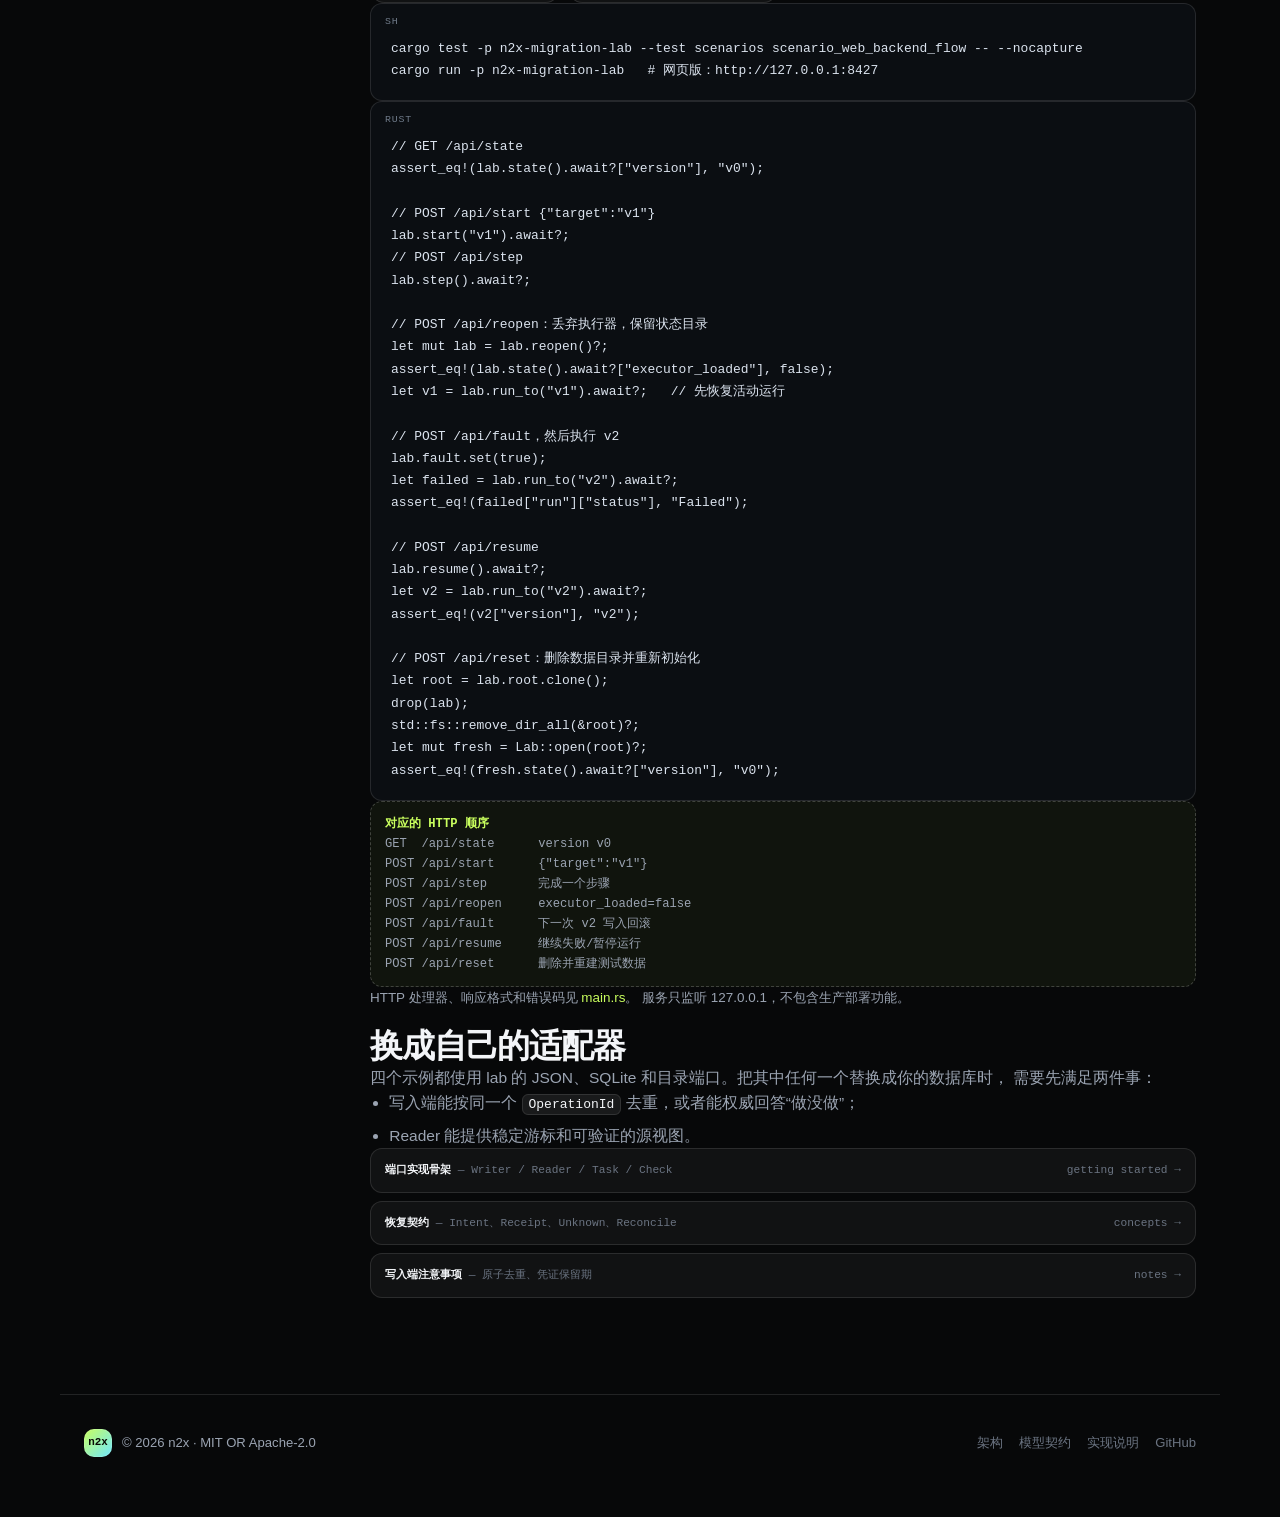
<file: site/examples.html>
<!doctype html>
<html lang="zh-CN">
  <head>
    <meta charset="utf-8" />
    <meta name="viewport" content="width=device-width, initial-scale=1" />
    <title>示例 — n2x</title>
    <meta
      name="description"
      content="四个可运行的 n2x 示例：单条版本边、细粒度执行控制、故障恢复与重开、网页后端流程。"
    />
    <script>
      try {
        const t = localStorage.getItem("n2x-theme");
        if (t === "light" || t === "dark") document.documentElement.dataset.theme = t;
      } catch {}
    </script>
    <link rel="stylesheet" href="style.css" />
    <noscript><style>.reveal{opacity:1;transform:none}</style></noscript>
  </head>
  <body data-page="examples">
    <a class="skip-link" href="#main">跳到正文</a>
    <header class="site-header">
      <a class="brand" href="index.html" aria-label="n2x 首页">
        <span class="brand-mark">n2x</span>
        <span>migration engine</span>
      </a>
      <nav class="nav" id="nav" aria-label="主导航">
        <a href="index.html" data-page="home">首页</a>
        <a href="getting-started.html" data-page="start">开始</a>
        <a href="examples.html" data-page="examples">示例</a>
        <a href="concepts.html" data-page="concepts">概念</a>
        <a href="notes.html" data-page="notes">注意</a>
        <a class="nav-github" href="https://github.com/wwog/n2x" target="_blank" rel="noreferrer">GitHub ↗</a>
      </nav>
      <div class="header-actions">
        <button class="icon-button" id="theme-toggle" type="button" aria-label="切换主题"></button>
        <button class="icon-button menu-button" id="menu-toggle" type="button" aria-label="打开菜单" aria-expanded="false" aria-controls="nav">
          <svg viewBox="0 0 24 24" fill="none" stroke="currentColor" stroke-width="1.9" stroke-linecap="round">
            <path d="M4 7h16M4 12h16M4 17h16" />
          </svg>
        </button>
      </div>
    </header>

    <main class="page" id="main">
      <section class="doc-hero">
        <p class="eyebrow">examples</p>
        <h1>四个可以单独运行的示例</h1>
        <p class="lead">
          每个示例都是一个集成测试，使用同一套公共入口和真实的 SQLite / JSON / 目录。
          先运行，再看代码，最后按需要改。
        </p>
        <div class="doc-meta">
          <span class="pill accent">tests/scenarios.rs</span>
          <span class="pill">4 个测试</span>
          <span class="pill">无需外部服务</span>
        </div>
      </section>

      <div class="docs">
        <aside class="sidebar">
          <h4>示例</h4>
          <nav>
            <a href="#simple">简单：v0 → v1</a>
            <a href="#control">细粒度控制</a>
            <a href="#fault">故障与重开</a>
            <a href="#web">网页后端流程</a>
            <a href="#own">换成自己的适配器</a>
          </nav>
          <p class="side-note">
            源码：
            <a href="https://github.com/wwog/n2x/blob/main/tests/migration-lab/tests/scenarios.rs" target="_blank" rel="noreferrer" style="color: var(--accent)">tests/scenarios.rs</a>
          </p>
        </aside>

        <article class="prose">
          <div class="callout">
            <span class="ico">i</span>
            <span>
              先跑全部四个：<code>cargo test -p n2x-migration-lab --test scenarios</code>。
              每个测试使用独立临时目录，不会改动 lab 的 <code>data/</code>。
            </span>
          </div>

          <section id="simple">
            <h2>简单：v0 → v1</h2>
            <p>
              一条边包含建表、导入 4 条用户、搬迁目录、删除源目录和校验。
              适合先确认“步骤、提交、版本推进”如何组合。
            </p>
            <div class="doc-meta">
              <span class="pill">scenario_simple_single_edge</span>
              <span class="pill">Lab::run_to</span>
            </div>
            <div class="code" data-lang="sh">
              <pre>cargo test -p n2x-migration-lab --test scenarios scenario_simple_single_edge -- --nocapture</pre>
            </div>
            <div class="code" data-lang="rust">
              <pre>let dir = tempfile::tempdir()?;
let mut lab = Lab::open(dir.path())?;
assert_eq!(lab.state().await?["version"], "v0");

let state = lab.run_to("v1").await?;

assert_eq!(state["version"], "v1");
assert_eq!(state["sql_version"], 1);
assert_eq!(state["tables"]["users"]["columns"], json!(["id", "first_name", "last_name"]));
assert_eq!(state["tables"]["users"]["rows"].as_array().unwrap().len(), 4);
assert_eq!(state["files"]["a_exists"], false);
assert_eq!(state["files"]["b"].as_array().unwrap().len(), 4);</pre>
            </div>
            <div class="expected"><b>预期</b>
version       v1
sql_version   1
users         4 行
files.a       false
files.b       4 项</div>
            <p>
              这里只有一个版本边，所以版本从 <code>v0</code> 直接到 <code>v1</code>。
              所有 Step 完成后才提交版本；中途失败时版本保持 <code>v0</code>。
            </p>
          </section>

          <section id="control">
            <h2>细粒度控制</h2>
            <p>
              区分三种粒度：<code>tick</code> 是一条协议命令，<code>step</code>
              推进到下一个业务步骤完成，<code>run_to</code> 连续执行到目标版本。
            </p>
            <div class="doc-meta">
              <span class="pill">scenario_tick_pause_resume</span>
              <span class="pill">Lab::step / tick / control</span>
            </div>
            <div class="code" data-lang="sh">
              <pre>cargo test -p n2x-migration-lab --test scenarios scenario_tick_pause_resume -- --nocapture</pre>
            </div>
            <div class="code" data-lang="rust">
              <pre>let mut lab = Lab::open(dir.path())?;
lab.start("v1").await?;

// 只完成一个业务步骤，版本仍是 v0。
let after_step = lab.step().await?;
assert_eq!(after_step["version"], "v0");

// 在下一个安全边界暂停。
lab.control(n2x::Control::Pause)?;
let mut state = lab.state().await?;
while state["run"]["status"] != "Paused" {
    state = lab.tick().await?;
}
assert_eq!(state["version"], "v0");

// 继续，直到整条边完成。
lab.resume().await?;
let mut state = lab.state().await?;
while state["run"]["status"] != "Completed" {
    state = lab.tick().await?;
}
assert_eq!(state["version"], "v1");</pre>
            </div>
            <div class="expected"><b>执行序列</b>
start          version v0, next_command 存在
step           version v0, 一个 Step 完成
Pause          version v0, status Paused
Resume + tick  version v1, status Completed</div>
            <p>
              <code>step</code> 是 lab 的辅助方法，内部循环调用 <code>tick</code> 直到步骤完成。
              库本身只暴露 <code>tick</code> 和 <code>run</code>；宿主可以用它们实现自己的调度粒度。
            </p>
          </section>

          <section id="fault">
            <h2>故障与重开</h2>
            <p>
              lab 可以注入一次 v2 写入事务回滚。故障后版本停在 <code>v1</code>，
              新表没有数据；显式恢复后从失败处继续，而不是重跑整个 v1。
            </p>
            <div class="doc-meta">
              <span class="pill">scenario_fault_and_recovery</span>
              <span class="pill">Lab::fault / resume / reopen</span>
            </div>
            <div class="code" data-lang="sh">
              <pre>cargo test -p n2x-migration-lab --test scenarios scenario_fault_and_recovery -- --nocapture</pre>
            </div>
            <div class="code" data-lang="rust">
              <pre>let mut lab = Lab::open(dir.path())?;
lab.run_to("v1").await?;

// 让下一次 v2 写入回滚一次。
lab.fault.set(true);
let failed = lab.run_to("v2").await?;
assert_eq!(failed["version"], "v1");
assert_eq!(failed["run"]["status"], "Failed");
assert_eq!(failed["run"]["last_error"]["code"], "lab.business.rolled_back");
assert!(failed["tables"]["users_v2"]["rows"].as_array().unwrap().is_empty());

// 修复后显式恢复，再从失败处继续。
lab.resume().await?;
let recovered = lab.run_to("v2").await?;
assert_eq!(recovered["version"], "v2");

// 丢弃执行器，重开同一个状态目录，继续到 v3。
let mut reopened = lab.reopen()?;
let v3 = reopened.run_to("v3").await?;
assert_eq!(v3["version"], "v3");
assert!(v3["schema"].as_array().unwrap().iter().any(|i| i["name"] == "idx_users_name"));</pre>
            </div>
            <div class="expected"><b>预期</b>
v1 完成          version v1
注入故障         next v2 write rolled back
失败后           version v1, status Failed, users_v2 0 行
resume + v2      version v2, users 4 行
reopen + v3      version v3, idx_users_name 存在
回退请求         n2x.version.rollback_unsupported</div>
            <p>
              这个例子覆盖了三个恢复点：写入事务回滚、执行器重开、以及在已提交后继续。
              注意版本在失败后仍是 <code>v1</code>，不会假装到达 <code>v2</code>。
            </p>
          </section>

          <section id="web">
            <h2>网页后端流程</h2>
            <p>
              lab 的 HTTP API 是 <code>Lab</code> 方法的一层薄封装。这个示例按网页按钮的顺序
              调用同样的方法，覆盖查询、启动、单步、重开、故障、恢复和重置。
            </p>
            <div class="doc-meta">
              <span class="pill">scenario_web_backend_flow</span>
              <span class="pill">GET /api/state · POST /api/*</span>
            </div>
            <div class="code" data-lang="sh">
              <pre>cargo test -p n2x-migration-lab --test scenarios scenario_web_backend_flow -- --nocapture
cargo run -p n2x-migration-lab   # 网页版：http://127.0.0.1:8427</pre>
            </div>
            <div class="code" data-lang="rust">
              <pre>// GET /api/state
assert_eq!(lab.state().await?["version"], "v0");

// POST /api/start {"target":"v1"}
lab.start("v1").await?;
// POST /api/step
lab.step().await?;

// POST /api/reopen：丢弃执行器，保留状态目录
let mut lab = lab.reopen()?;
assert_eq!(lab.state().await?["executor_loaded"], false);
let v1 = lab.run_to("v1").await?;   // 先恢复活动运行

// POST /api/fault，然后执行 v2
lab.fault.set(true);
let failed = lab.run_to("v2").await?;
assert_eq!(failed["run"]["status"], "Failed");

// POST /api/resume
lab.resume().await?;
let v2 = lab.run_to("v2").await?;
assert_eq!(v2["version"], "v2");

// POST /api/reset：删除数据目录并重新初始化
let root = lab.root.clone();
drop(lab);
std::fs::remove_dir_all(&root)?;
let mut fresh = Lab::open(root)?;
assert_eq!(fresh.state().await?["version"], "v0");</pre>
            </div>
            <div class="expected"><b>对应的 HTTP 顺序</b>
GET  /api/state      version v0
POST /api/start      {"target":"v1"}
POST /api/step       完成一个步骤
POST /api/reopen     executor_loaded=false
POST /api/fault      下一次 v2 写入回滚
POST /api/resume     继续失败/暂停运行
POST /api/reset      删除并重建测试数据</div>
            <p class="faint" style="font-size: 0.84rem">
              HTTP 处理器、响应格式和错误码见
              <a href="https://github.com/wwog/n2x/blob/main/tests/migration-lab/src/main.rs" target="_blank" rel="noreferrer" style="color: var(--accent)">main.rs</a>。
              服务只监听 127.0.0.1，不包含生产部署功能。
            </p>
          </section>

          <section id="own">
            <h2>换成自己的适配器</h2>
            <p>
              四个示例都使用 lab 的 JSON、SQLite 和目录端口。把其中任何一个替换成你的数据库时，
              需要先满足两件事：
            </p>
            <ul>
              <li>写入端能按同一个 <code>OperationId</code> 去重，或者能权威回答“做没做”；</li>
              <li>Reader 能提供稳定游标和可验证的源视图。</li>
            </ul>
            <div class="link-list">
              <a href="getting-started.html#ports">
                <span><strong>端口实现骨架</strong> — Writer / Reader / Task / Check</span>
                <span>getting started →</span>
              </a>
              <a href="concepts.html#recovery">
                <span><strong>恢复契约</strong> — Intent、Receipt、Unknown、Reconcile</span>
                <span>concepts →</span>
              </a>
              <a href="notes.html#writer">
                <span><strong>写入端注意事项</strong> — 原子去重、凭证保留期</span>
                <span>notes →</span>
              </a>
            </div>
          </section>
        </article>
      </div>
    </main>

    <footer class="site-footer">
      <span class="footer-brand">
        <span class="brand-mark" style="width: 28px; height: 28px; font-size: 0.68rem">n2x</span>
        <span>© <span id="year">2026</span> n2x · MIT OR Apache-2.0</span>
      </span>
      <nav aria-label="文档链接">
        <a href="https://github.com/wwog/n2x/blob/main/docs/architecture.zh-CN.md" target="_blank" rel="noreferrer">架构</a>
        <a href="https://github.com/wwog/n2x/blob/main/docs/model.zh-CN.md" target="_blank" rel="noreferrer">模型契约</a>
        <a href="https://github.com/wwog/n2x/blob/main/docs/implementation.zh-CN.md" target="_blank" rel="noreferrer">实现说明</a>
        <a href="https://github.com/wwog/n2x" target="_blank" rel="noreferrer">GitHub</a>
      </nav>
    </footer>
    <script src="app.js"></script>
  </body>
</html>
</file>
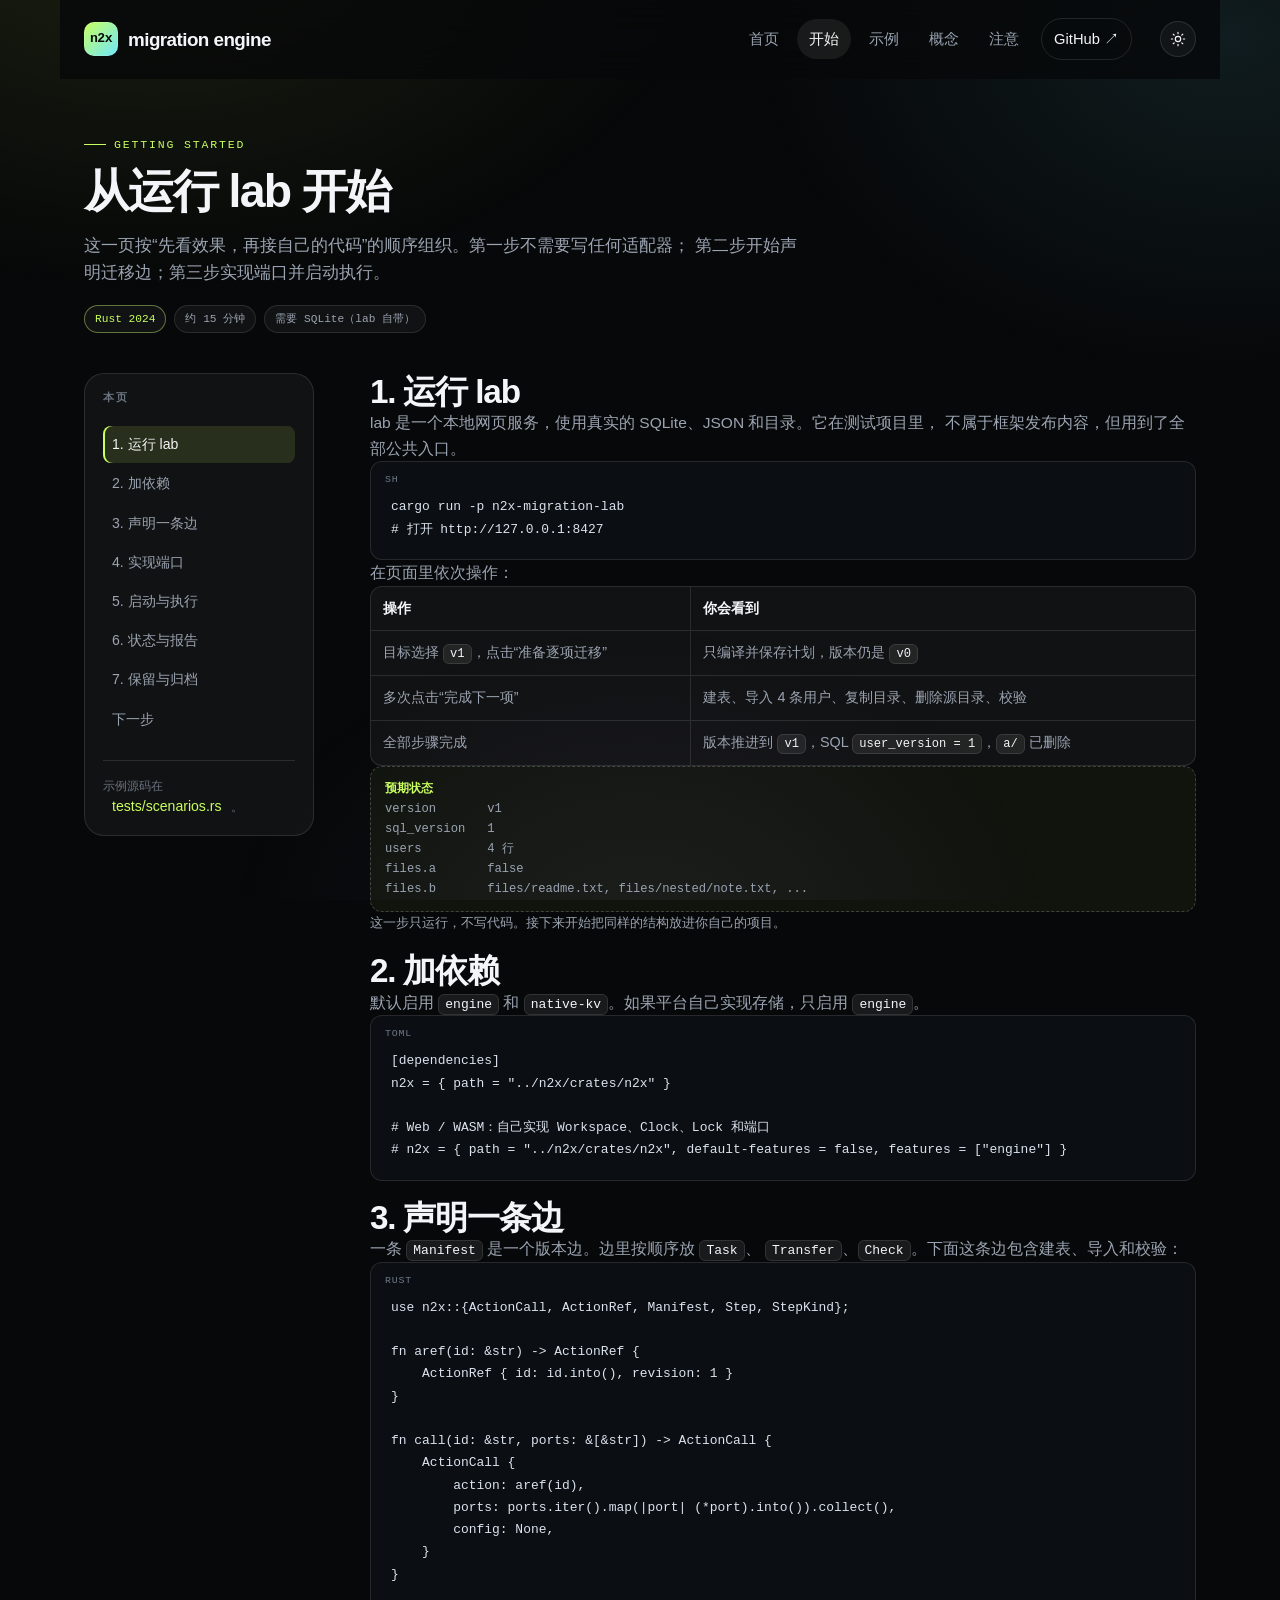
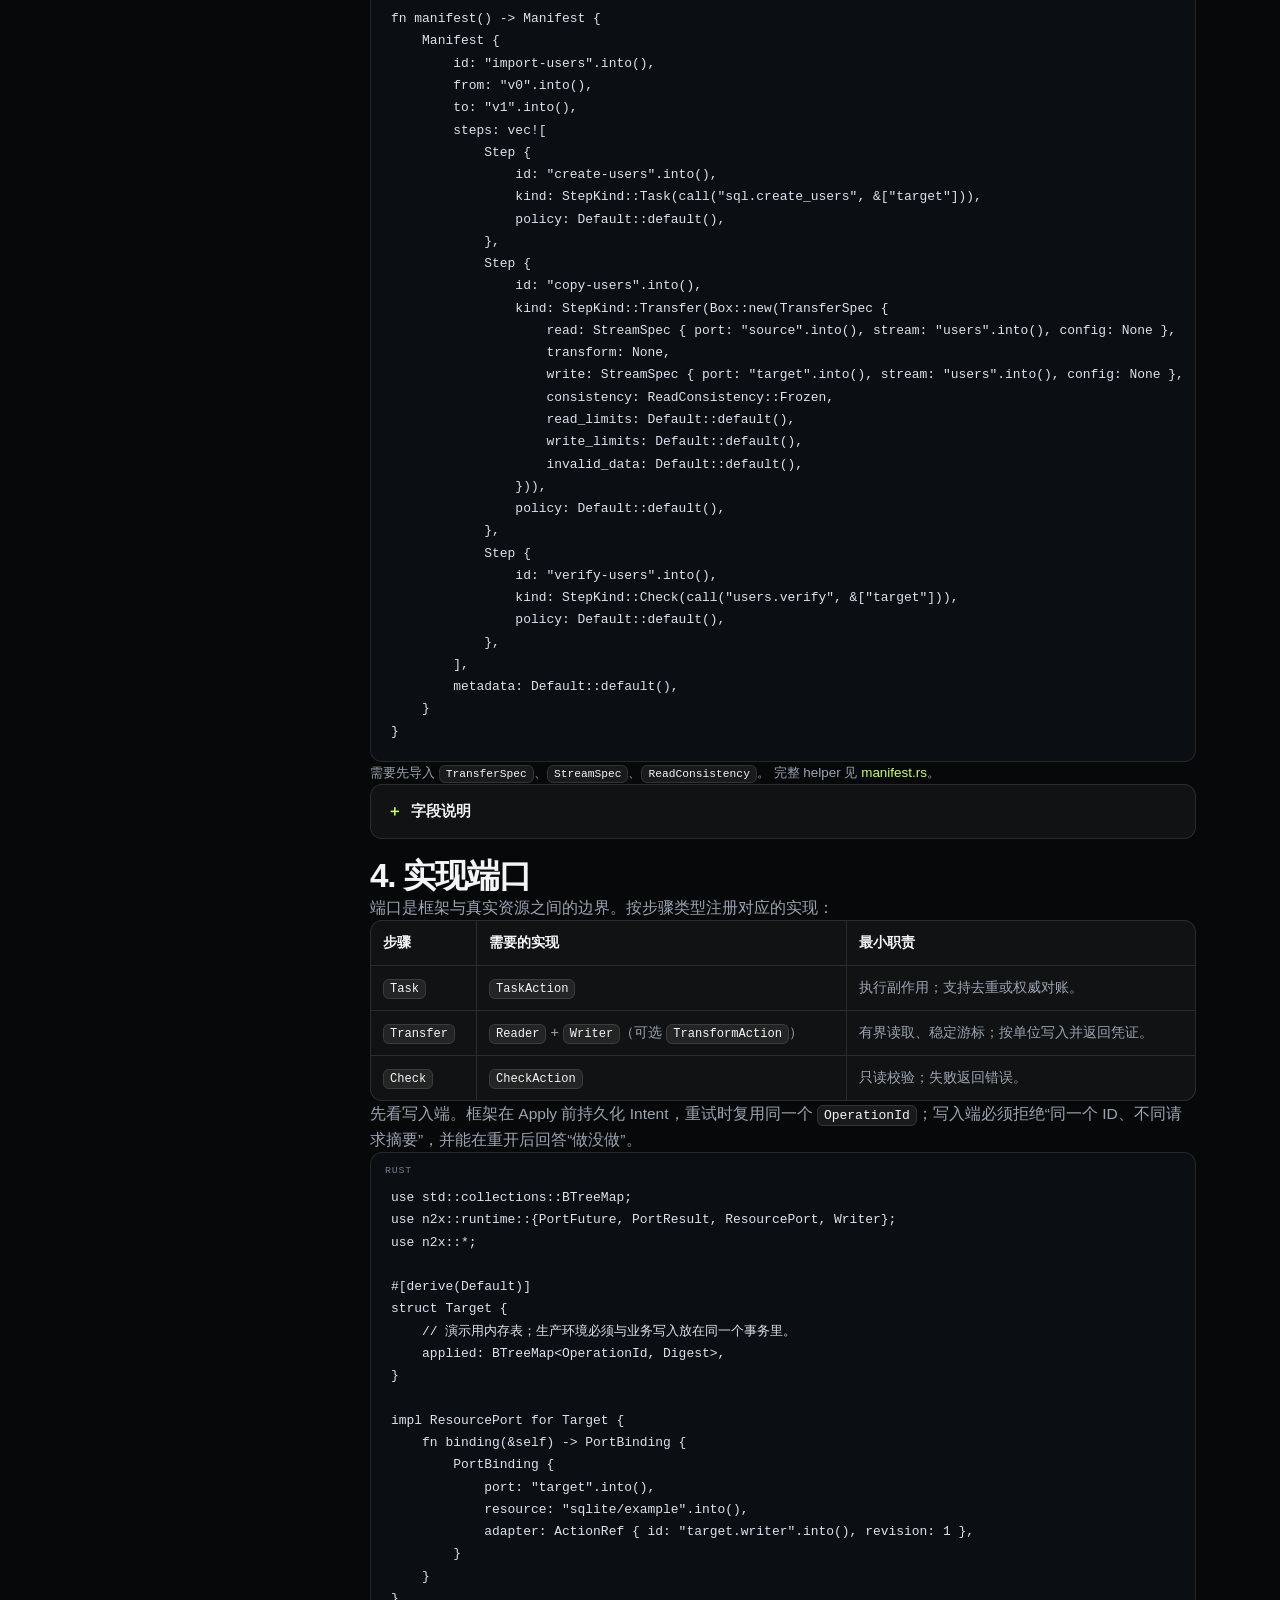
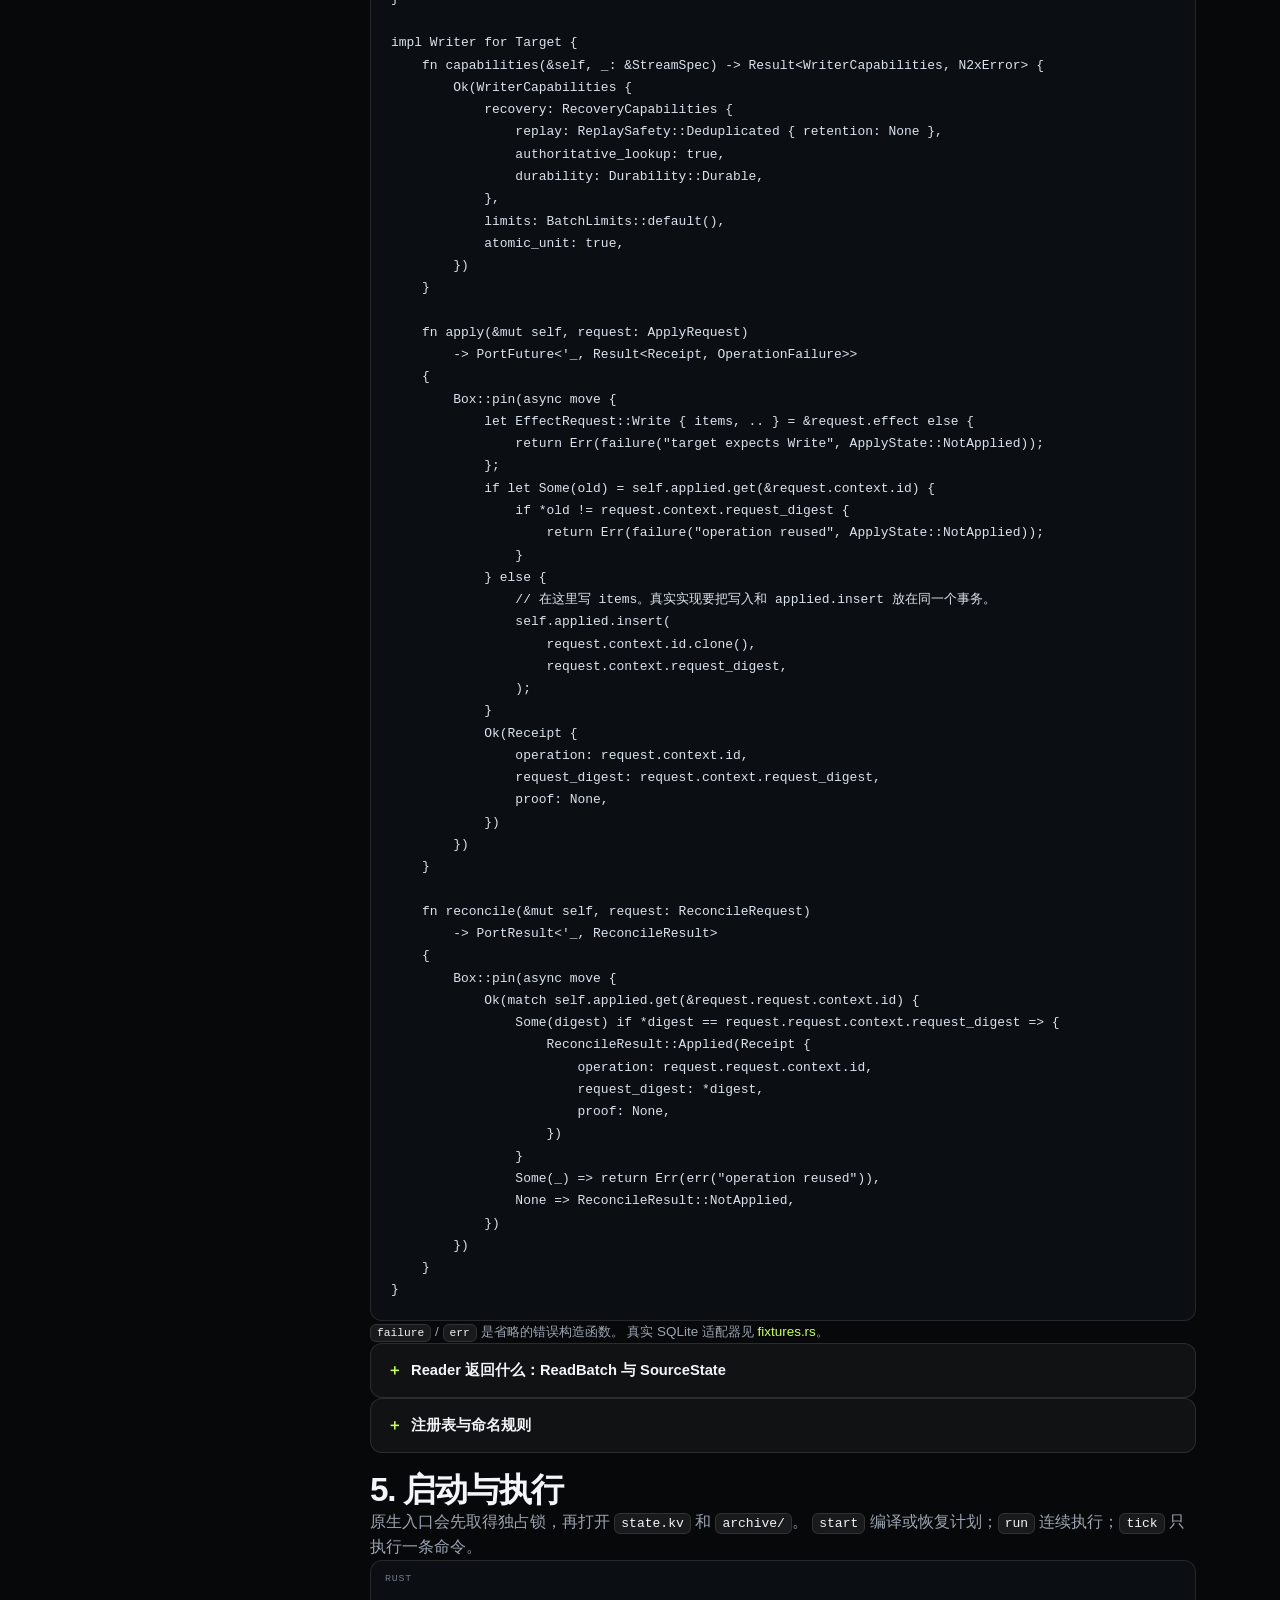
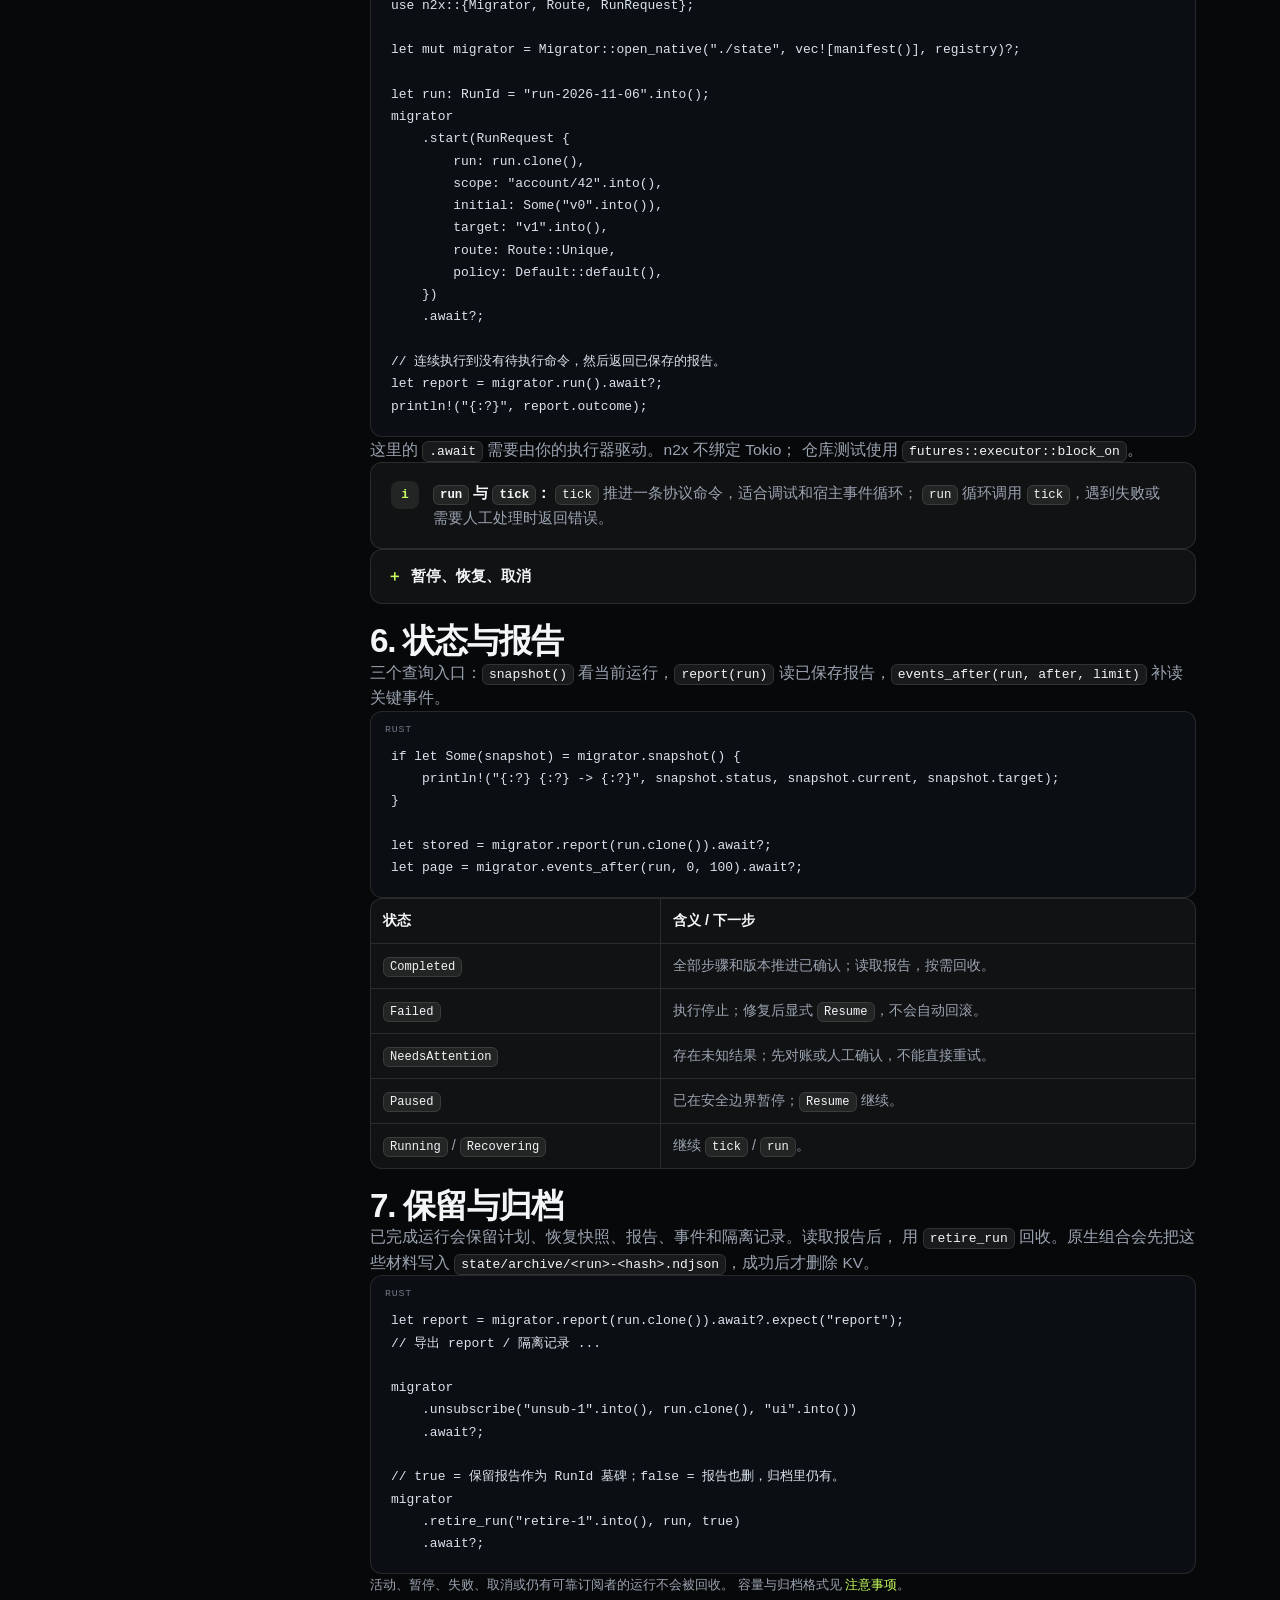
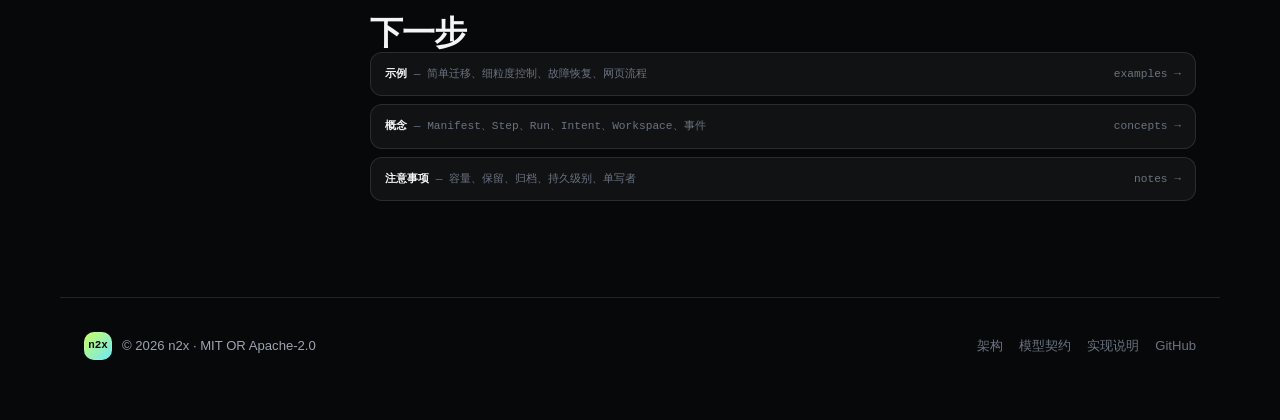
<file: site/getting-started.html>
<!doctype html>
<html lang="zh-CN">
  <head>
    <meta charset="utf-8" />
    <meta name="viewport" content="width=device-width, initial-scale=1" />
    <title>开始使用 — n2x</title>
    <meta
      name="description"
      content="从运行本地 lab 开始，逐步声明 Manifest、实现端口、启动 Migrator，并查看状态、报告和归档。"
    />
    <script>
      try {
        const t = localStorage.getItem("n2x-theme");
        if (t === "light" || t === "dark") document.documentElement.dataset.theme = t;
      } catch {}
    </script>
    <link rel="stylesheet" href="style.css" />
    <noscript><style>.reveal{opacity:1;transform:none}</style></noscript>
  </head>
  <body data-page="start">
    <a class="skip-link" href="#main">跳到正文</a>
    <header class="site-header">
      <a class="brand" href="index.html" aria-label="n2x 首页">
        <span class="brand-mark">n2x</span>
        <span>migration engine</span>
      </a>
      <nav class="nav" id="nav" aria-label="主导航">
        <a href="index.html" data-page="home">首页</a>
        <a href="getting-started.html" data-page="start">开始</a>
        <a href="examples.html" data-page="examples">示例</a>
        <a href="concepts.html" data-page="concepts">概念</a>
        <a href="notes.html" data-page="notes">注意</a>
        <a class="nav-github" href="https://github.com/wwog/n2x" target="_blank" rel="noreferrer">GitHub ↗</a>
      </nav>
      <div class="header-actions">
        <button class="icon-button" id="theme-toggle" type="button" aria-label="切换主题"></button>
        <button class="icon-button menu-button" id="menu-toggle" type="button" aria-label="打开菜单" aria-expanded="false" aria-controls="nav">
          <svg viewBox="0 0 24 24" fill="none" stroke="currentColor" stroke-width="1.9" stroke-linecap="round">
            <path d="M4 7h16M4 12h16M4 17h16" />
          </svg>
        </button>
      </div>
    </header>

    <main class="page" id="main">
      <section class="doc-hero">
        <p class="eyebrow">getting started</p>
        <h1>从运行 lab 开始</h1>
        <p class="lead">
          这一页按“先看效果，再接自己的代码”的顺序组织。第一步不需要写任何适配器；
          第二步开始声明迁移边；第三步实现端口并启动执行。
        </p>
        <div class="doc-meta">
          <span class="pill accent">Rust 2024</span>
          <span class="pill">约 15 分钟</span>
          <span class="pill">需要 SQLite（lab 自带）</span>
        </div>
      </section>

      <div class="docs">
        <aside class="sidebar">
          <h4>本页</h4>
          <nav>
            <a href="#lab">1. 运行 lab</a>
            <a href="#dependency">2. 加依赖</a>
            <a href="#manifest">3. 声明一条边</a>
            <a href="#ports">4. 实现端口</a>
            <a href="#run">5. 启动与执行</a>
            <a href="#report">6. 状态与报告</a>
            <a href="#retire">7. 保留与归档</a>
            <a href="#next">下一步</a>
          </nav>
          <p class="side-note">
            示例源码在
            <a href="https://github.com/wwog/n2x/blob/main/tests/migration-lab/tests/scenarios.rs" target="_blank" rel="noreferrer" style="color: var(--accent)">tests/scenarios.rs</a>。
          </p>
        </aside>

        <article class="prose">
          <section id="lab">
            <h2>1. 运行 lab</h2>
            <p>
              lab 是一个本地网页服务，使用真实的 SQLite、JSON 和目录。它在测试项目里，
              不属于框架发布内容，但用到了全部公共入口。
            </p>
            <div class="code" data-lang="sh">
              <pre>cargo run -p n2x-migration-lab
# 打开 http://127.0.0.1:8427</pre>
            </div>
            <p>在页面里依次操作：</p>
            <div class="table-wrap">
              <table>
                <tr><th>操作</th><th>你会看到</th></tr>
                <tr><td>目标选择 <code>v1</code>，点击“准备逐项迁移”</td><td>只编译并保存计划，版本仍是 <code>v0</code></td></tr>
                <tr><td>多次点击“完成下一项”</td><td>建表、导入 4 条用户、复制目录、删除源目录、校验</td></tr>
                <tr><td>全部步骤完成</td><td>版本推进到 <code>v1</code>，SQL <code>user_version = 1</code>，<code>a/</code> 已删除</td></tr>
              </table>
            </div>
            <div class="expected"><b>预期状态</b>
version       v1
sql_version   1
users         4 行
files.a       false
files.b       files/readme.txt, files/nested/note.txt, ...
</div>
            <p class="faint" style="font-size: 0.84rem">
              这一步只运行，不写代码。接下来开始把同样的结构放进你自己的项目。
            </p>
          </section>

          <section id="dependency">
            <h2>2. 加依赖</h2>
            <p>默认启用 <code>engine</code> 和 <code>native-kv</code>。如果平台自己实现存储，只启用 <code>engine</code>。</p>
            <div class="code" data-lang="toml">
              <pre>[dependencies]
n2x = { path = "../n2x/crates/n2x" }

# Web / WASM：自己实现 Workspace、Clock、Lock 和端口
# n2x = { path = "../n2x/crates/n2x", default-features = false, features = ["engine"] }</pre>
            </div>
          </section>

          <section id="manifest">
            <h2>3. 声明一条边</h2>
            <p>
              一条 <code>Manifest</code> 是一个版本边。边里按顺序放 <code>Task</code>、
              <code>Transfer</code>、<code>Check</code>。下面这条边包含建表、导入和校验：
            </p>
            <div class="code" data-lang="rust">
              <pre>use n2x::{ActionCall, ActionRef, Manifest, Step, StepKind};

fn aref(id: &amp;str) -&gt; ActionRef {
    ActionRef { id: id.into(), revision: 1 }
}

fn call(id: &amp;str, ports: &amp;[&amp;str]) -&gt; ActionCall {
    ActionCall {
        action: aref(id),
        ports: ports.iter().map(|port| (*port).into()).collect(),
        config: None,
    }
}

fn manifest() -&gt; Manifest {
    Manifest {
        id: "import-users".into(),
        from: "v0".into(),
        to: "v1".into(),
        steps: vec![
            Step {
                id: "create-users".into(),
                kind: StepKind::Task(call("sql.create_users", &amp;["target"])),
                policy: Default::default(),
            },
            Step {
                id: "copy-users".into(),
                kind: StepKind::Transfer(Box::new(TransferSpec {
                    read: StreamSpec { port: "source".into(), stream: "users".into(), config: None },
                    transform: None,
                    write: StreamSpec { port: "target".into(), stream: "users".into(), config: None },
                    consistency: ReadConsistency::Frozen,
                    read_limits: Default::default(),
                    write_limits: Default::default(),
                    invalid_data: Default::default(),
                })),
                policy: Default::default(),
            },
            Step {
                id: "verify-users".into(),
                kind: StepKind::Check(call("users.verify", &amp;["target"])),
                policy: Default::default(),
            },
        ],
        metadata: Default::default(),
    }
}</pre>
            </div>
            <p class="faint" style="font-size: 0.84rem">
              需要先导入 <code>TransferSpec</code>、<code>StreamSpec</code>、<code>ReadConsistency</code>。
              完整 helper 见
              <a href="https://github.com/wwog/n2x/blob/main/crates/n2x-core/examples/manifest.rs" target="_blank" rel="noreferrer" style="color: var(--accent)">manifest.rs</a>。
            </p>
            <details class="deep">
              <summary>字段说明</summary>
              <div class="table-wrap">
                <table>
                  <tr><th>字段</th><th>说明</th></tr>
                  <tr><td><code>from</code> / <code>to</code></td><td>版本标识，不推断大小关系，也不自动生成反向边。</td></tr>
                  <tr><td><code>steps</code></td><td>按顺序执行；全部确认后才推进到 <code>to</code>。</td></tr>
                  <tr><td><code>Task</code></td><td>一次有恢复契约的副作用，例如建表、发布、清理。</td></tr>
                  <tr><td><code>Transfer</code></td><td>读批次 → 可选转换 → 分单位写入；整批确认后才推进游标。</td></tr>
                  <tr><td><code>Check</code></td><td>只读校验；失败阻止版本推进。</td></tr>
                  <tr><td><code>ActionRef.revision</code></td><td>实现修订号。恢复时会校验，改行为必须增加。</td></tr>
                </table>
              </div>
            </details>
          </section>

          <section id="ports">
            <h2>4. 实现端口</h2>
            <p>
              端口是框架与真实资源之间的边界。按步骤类型注册对应的实现：
            </p>
            <div class="table-wrap">
              <table>
                <tr><th>步骤</th><th>需要的实现</th><th>最小职责</th></tr>
                <tr><td><code>Task</code></td><td><code>TaskAction</code></td><td>执行副作用；支持去重或权威对账。</td></tr>
                <tr><td><code>Transfer</code></td><td><code>Reader</code> + <code>Writer</code>（可选 <code>TransformAction</code>）</td><td>有界读取、稳定游标；按单位写入并返回凭证。</td></tr>
                <tr><td><code>Check</code></td><td><code>CheckAction</code></td><td>只读校验；失败返回错误。</td></tr>
              </table>
            </div>

            <p>
              先看写入端。框架在 Apply 前持久化 Intent，重试时复用同一个
              <code>OperationId</code>；写入端必须拒绝“同一个 ID、不同请求摘要”，并能在重开后回答“做没做”。
            </p>
            <div class="code" data-lang="rust">
              <pre>use std::collections::BTreeMap;
use n2x::runtime::{PortFuture, PortResult, ResourcePort, Writer};
use n2x::*;

#[derive(Default)]
struct Target {
    // 演示用内存表；生产环境必须与业务写入放在同一个事务里。
    applied: BTreeMap&lt;OperationId, Digest&gt;,
}

impl ResourcePort for Target {
    fn binding(&amp;self) -&gt; PortBinding {
        PortBinding {
            port: "target".into(),
            resource: "sqlite/example".into(),
            adapter: ActionRef { id: "target.writer".into(), revision: 1 },
        }
    }
}

impl Writer for Target {
    fn capabilities(&amp;self, _: &amp;StreamSpec) -&gt; Result&lt;WriterCapabilities, N2xError&gt; {
        Ok(WriterCapabilities {
            recovery: RecoveryCapabilities {
                replay: ReplaySafety::Deduplicated { retention: None },
                authoritative_lookup: true,
                durability: Durability::Durable,
            },
            limits: BatchLimits::default(),
            atomic_unit: true,
        })
    }

    fn apply(&amp;mut self, request: ApplyRequest)
        -&gt; PortFuture&lt;'_, Result&lt;Receipt, OperationFailure&gt;&gt;
    {
        Box::pin(async move {
            let EffectRequest::Write { items, .. } = &amp;request.effect else {
                return Err(failure("target expects Write", ApplyState::NotApplied));
            };
            if let Some(old) = self.applied.get(&amp;request.context.id) {
                if *old != request.context.request_digest {
                    return Err(failure("operation reused", ApplyState::NotApplied));
                }
            } else {
                // 在这里写 items。真实实现要把写入和 applied.insert 放在同一个事务。
                self.applied.insert(
                    request.context.id.clone(),
                    request.context.request_digest,
                );
            }
            Ok(Receipt {
                operation: request.context.id,
                request_digest: request.context.request_digest,
                proof: None,
            })
        })
    }

    fn reconcile(&amp;mut self, request: ReconcileRequest)
        -&gt; PortResult&lt;'_, ReconcileResult&gt;
    {
        Box::pin(async move {
            Ok(match self.applied.get(&amp;request.request.context.id) {
                Some(digest) if *digest == request.request.context.request_digest =&gt; {
                    ReconcileResult::Applied(Receipt {
                        operation: request.request.context.id,
                        request_digest: *digest,
                        proof: None,
                    })
                }
                Some(_) =&gt; return Err(err("operation reused")),
                None =&gt; ReconcileResult::NotApplied,
            })
        })
    }
}</pre>
            </div>
            <p class="faint" style="font-size: 0.84rem">
              <code>failure</code> / <code>err</code> 是省略的错误构造函数。
              真实 SQLite 适配器见
              <a href="https://github.com/wwog/n2x/blob/main/tests/migration-lab/src/fixtures.rs" target="_blank" rel="noreferrer" style="color: var(--accent)">fixtures.rs</a>。
            </p>

            <details class="deep">
              <summary>Reader 返回什么：ReadBatch 与 SourceState</summary>
              <p>
                Reader 每次返回一个有界批次。首批建立 <code>SourceState</code>，后续批次必须与它一致；
                <code>eof == false</code> 时 <code>next</code> 必须存在并且能前进。
              </p>
              <div class="code" data-lang="rust">
                <pre>use n2x::runtime::Reader;
use n2x::*;

#[derive(Default)]
struct Source;

impl Reader for Source {
    fn capabilities(&amp;self, _: &amp;StreamSpec) -&gt; Result&lt;ReaderCapabilities, N2xError&gt; {
        Ok(ReaderCapabilities {
            consistency: vec![ReadConsistency::Frozen],
            resumable: true,
        })
    }

    fn read(&amp;mut self, request: ReadRequest) -&gt; PortResult&lt;'_, ReadBatch&gt; {
        Box::pin(async move {
            // 按 request.cursor / request.limits 读取；这里只演示返回结构。
            let source = SourceState {
                resource: "json/users".into(),
                consistency: ReadConsistency::Frozen,
                token: None,
            };
            Ok(ReadBatch {
                items: vec![],   // 本批 Envelope
                next: None,      // 未结束时必须是 Some(Cursor)
                eof: true,
                source,
            })
        })
    }
}</pre>
              </div>
            </details>

            <details class="deep">
              <summary>注册表与命名规则</summary>
              <p>
                <code>Registry</code> 的 map key 必须等于实现的 <code>binding().port</code>；
                <code>ActionCall.action</code> 必须与实现的 <code>action()</code> 完全一致，包括 revision。
              </p>
              <div class="code" data-lang="rust">
                <pre>let mut registry = Registry::default();
registry.readers.insert("source".into(), Box::new(Source::default()));
registry.writers.insert("target".into(), Box::new(Target::default()));
registry.tasks.insert(aref("sql.create_users"), Box::new(CreateUsers));
registry.checks.insert(aref("users.verify"), Box::new(VerifyUsers));</pre>
              </div>
            </details>
          </section>

          <section id="run">
            <h2>5. 启动与执行</h2>
            <p>
              原生入口会先取得独占锁，再打开 <code>state.kv</code> 和 <code>archive/</code>。
              <code>start</code> 编译或恢复计划；<code>run</code> 连续执行；<code>tick</code> 只执行一条命令。
            </p>
            <div class="code" data-lang="rust">
              <pre>use n2x::{Migrator, Route, RunRequest};

let mut migrator = Migrator::open_native("./state", vec![manifest()], registry)?;

let run: RunId = "run-2026-11-06".into();
migrator
    .start(RunRequest {
        run: run.clone(),
        scope: "account/42".into(),
        initial: Some("v0".into()),
        target: "v1".into(),
        route: Route::Unique,
        policy: Default::default(),
    })
    .await?;

// 连续执行到没有待执行命令，然后返回已保存的报告。
let report = migrator.run().await?;
println!("{:?}", report.outcome);</pre>
            </div>
            <p>
              这里的 <code>.await</code> 需要由你的执行器驱动。n2x 不绑定 Tokio；
              仓库测试使用 <code>futures::executor::block_on</code>。
            </p>
            <div class="callout">
              <span class="ico">i</span>
              <span>
                <b><code>run</code> 与 <code>tick</code>：</b>
                <code>tick</code> 推进一条协议命令，适合调试和宿主事件循环；
                <code>run</code> 循环调用 <code>tick</code>，遇到失败或需要人工处理时返回错误。
              </span>
            </div>
            <details class="deep">
              <summary>暂停、恢复、取消</summary>
              <div class="code" data-lang="rust">
                <pre>migrator.control(Control::Pause)?;   // 下一个安全边界暂停
migrator.control(Control::Resume)?;  // 继续
migrator.control(Control::Cancel)?;  // 停止后续工作，不自动回滚</pre>
              </div>
              <p>
                暂停、恢复、取消都是控制信号；它们不会撤销已经完成的外部写入。
                失败或待处理的运行需要先处理，再恢复。
              </p>
            </details>
          </section>

          <section id="report">
            <h2>6. 状态与报告</h2>
            <p>
              三个查询入口：<code>snapshot()</code> 看当前运行，<code>report(run)</code>
              读已保存报告，<code>events_after(run, after, limit)</code> 补读关键事件。
            </p>
            <div class="code" data-lang="rust">
              <pre>if let Some(snapshot) = migrator.snapshot() {
    println!("{:?} {:?} -> {:?}", snapshot.status, snapshot.current, snapshot.target);
}

let stored = migrator.report(run.clone()).await?;
let page = migrator.events_after(run, 0, 100).await?;</pre>
            </div>
            <div class="table-wrap">
              <table>
                <tr><th>状态</th><th>含义 / 下一步</th></tr>
                <tr><td><code>Completed</code></td><td>全部步骤和版本推进已确认；读取报告，按需回收。</td></tr>
                <tr><td><code>Failed</code></td><td>执行停止；修复后显式 <code>Resume</code>，不会自动回滚。</td></tr>
                <tr><td><code>NeedsAttention</code></td><td>存在未知结果；先对账或人工确认，不能直接重试。</td></tr>
                <tr><td><code>Paused</code></td><td>已在安全边界暂停；<code>Resume</code> 继续。</td></tr>
                <tr><td><code>Running</code> / <code>Recovering</code></td><td>继续 <code>tick</code> / <code>run</code>。</td></tr>
              </table>
            </div>
          </section>

          <section id="retire">
            <h2>7. 保留与归档</h2>
            <p>
              已完成运行会保留计划、恢复快照、报告、事件和隔离记录。读取报告后，
              用 <code>retire_run</code> 回收。原生组合会先把这些材料写入
              <code>state/archive/&lt;run&gt;-&lt;hash&gt;.ndjson</code>，成功后才删除 KV。
            </p>
            <div class="code" data-lang="rust">
              <pre>let report = migrator.report(run.clone()).await?.expect("report");
// 导出 report / 隔离记录 ...

migrator
    .unsubscribe("unsub-1".into(), run.clone(), "ui".into())
    .await?;

// true = 保留报告作为 RunId 墓碑；false = 报告也删，归档里仍有。
migrator
    .retire_run("retire-1".into(), run, true)
    .await?;</pre>
            </div>
            <p class="faint" style="font-size: 0.84rem">
              活动、暂停、失败、取消或仍有可靠订阅者的运行不会被回收。
              容量与归档格式见 <a href="notes.html" style="color: var(--accent)">注意事项</a>。
            </p>
          </section>

          <section id="next">
            <h2>下一步</h2>
            <div class="link-list">
              <a href="examples.html">
                <span><strong>示例</strong> — 简单迁移、细粒度控制、故障恢复、网页流程</span>
                <span>examples →</span>
              </a>
              <a href="concepts.html">
                <span><strong>概念</strong> — Manifest、Step、Run、Intent、Workspace、事件</span>
                <span>concepts →</span>
              </a>
              <a href="notes.html">
                <span><strong>注意事项</strong> — 容量、保留、归档、持久级别、单写者</span>
                <span>notes →</span>
              </a>
            </div>
          </section>
        </article>
      </div>
    </main>

    <footer class="site-footer">
      <span class="footer-brand">
        <span class="brand-mark" style="width: 28px; height: 28px; font-size: 0.68rem">n2x</span>
        <span>© <span id="year">2026</span> n2x · MIT OR Apache-2.0</span>
      </span>
      <nav aria-label="文档链接">
        <a href="https://github.com/wwog/n2x/blob/main/docs/architecture.zh-CN.md" target="_blank" rel="noreferrer">架构</a>
        <a href="https://github.com/wwog/n2x/blob/main/docs/model.zh-CN.md" target="_blank" rel="noreferrer">模型契约</a>
        <a href="https://github.com/wwog/n2x/blob/main/docs/implementation.zh-CN.md" target="_blank" rel="noreferrer">实现说明</a>
        <a href="https://github.com/wwog/n2x" target="_blank" rel="noreferrer">GitHub</a>
      </nav>
    </footer>
    <script src="app.js"></script>
  </body>
</html>
</file>
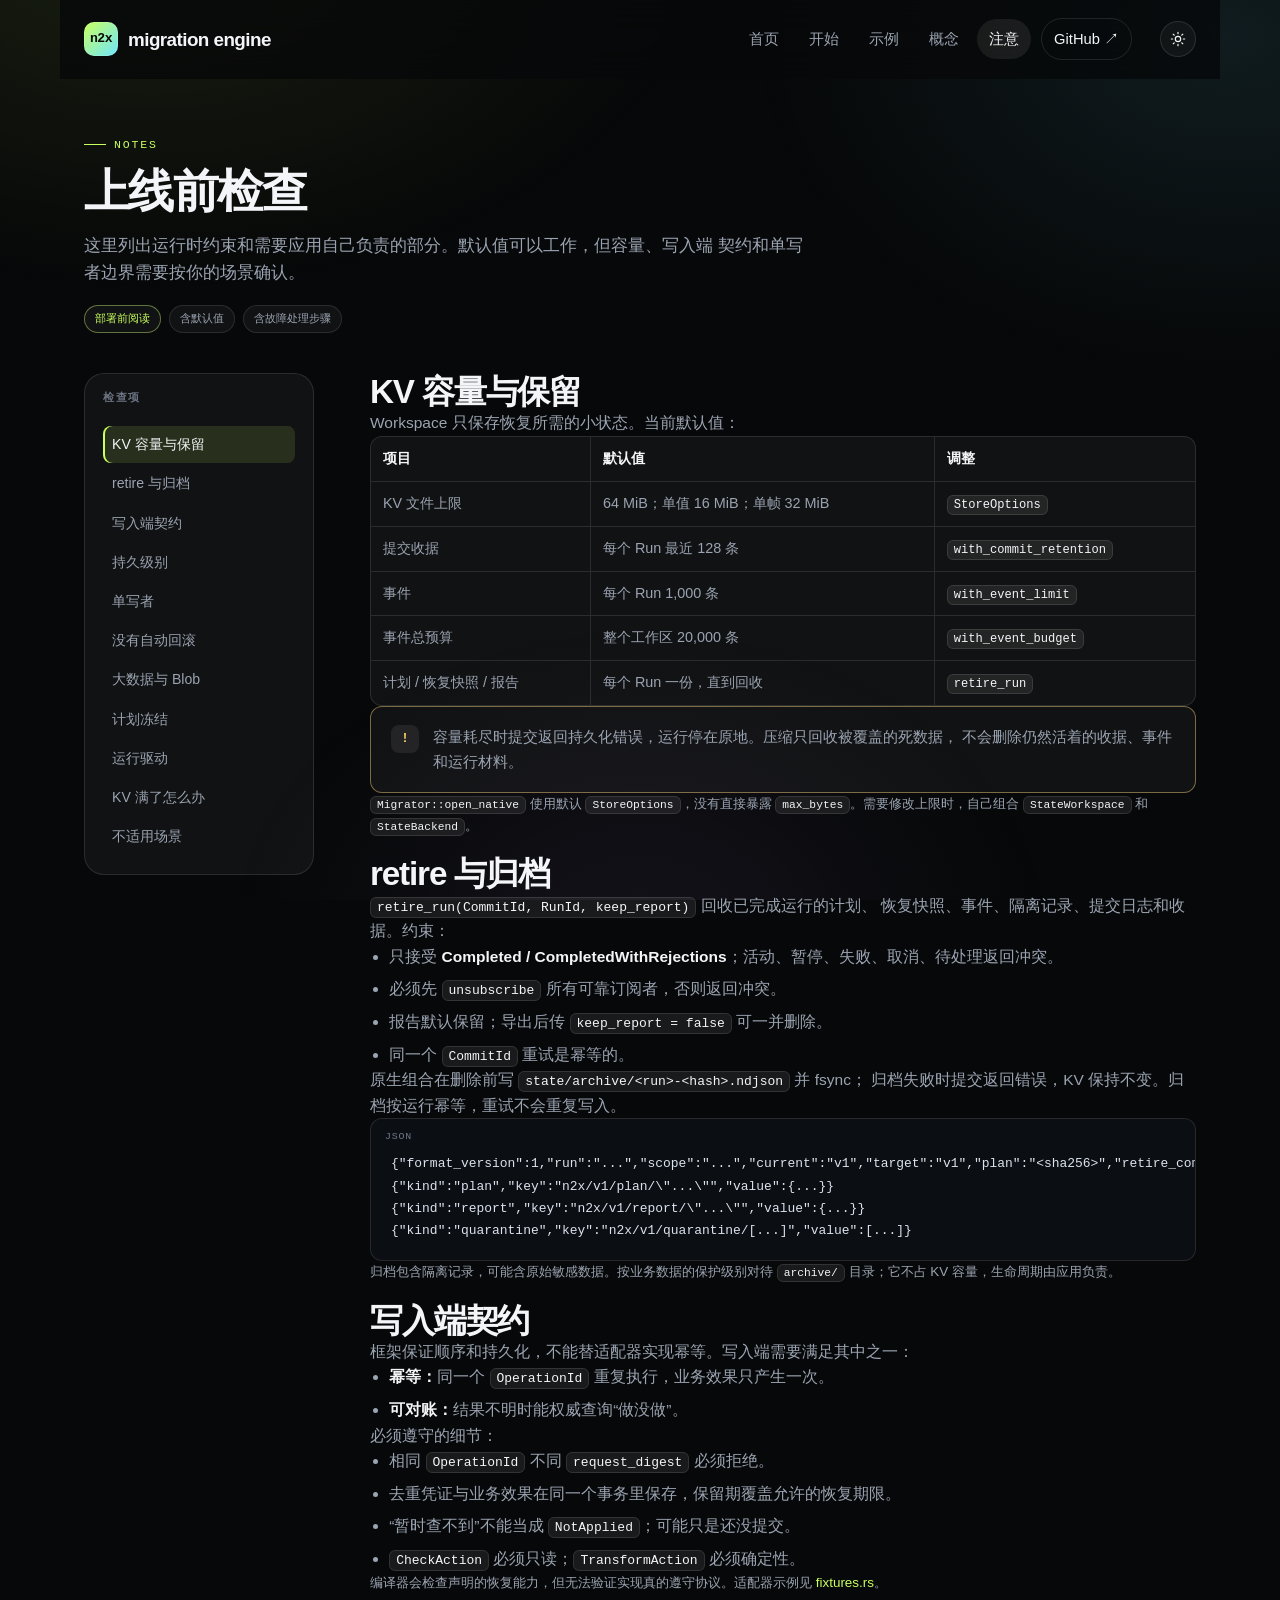
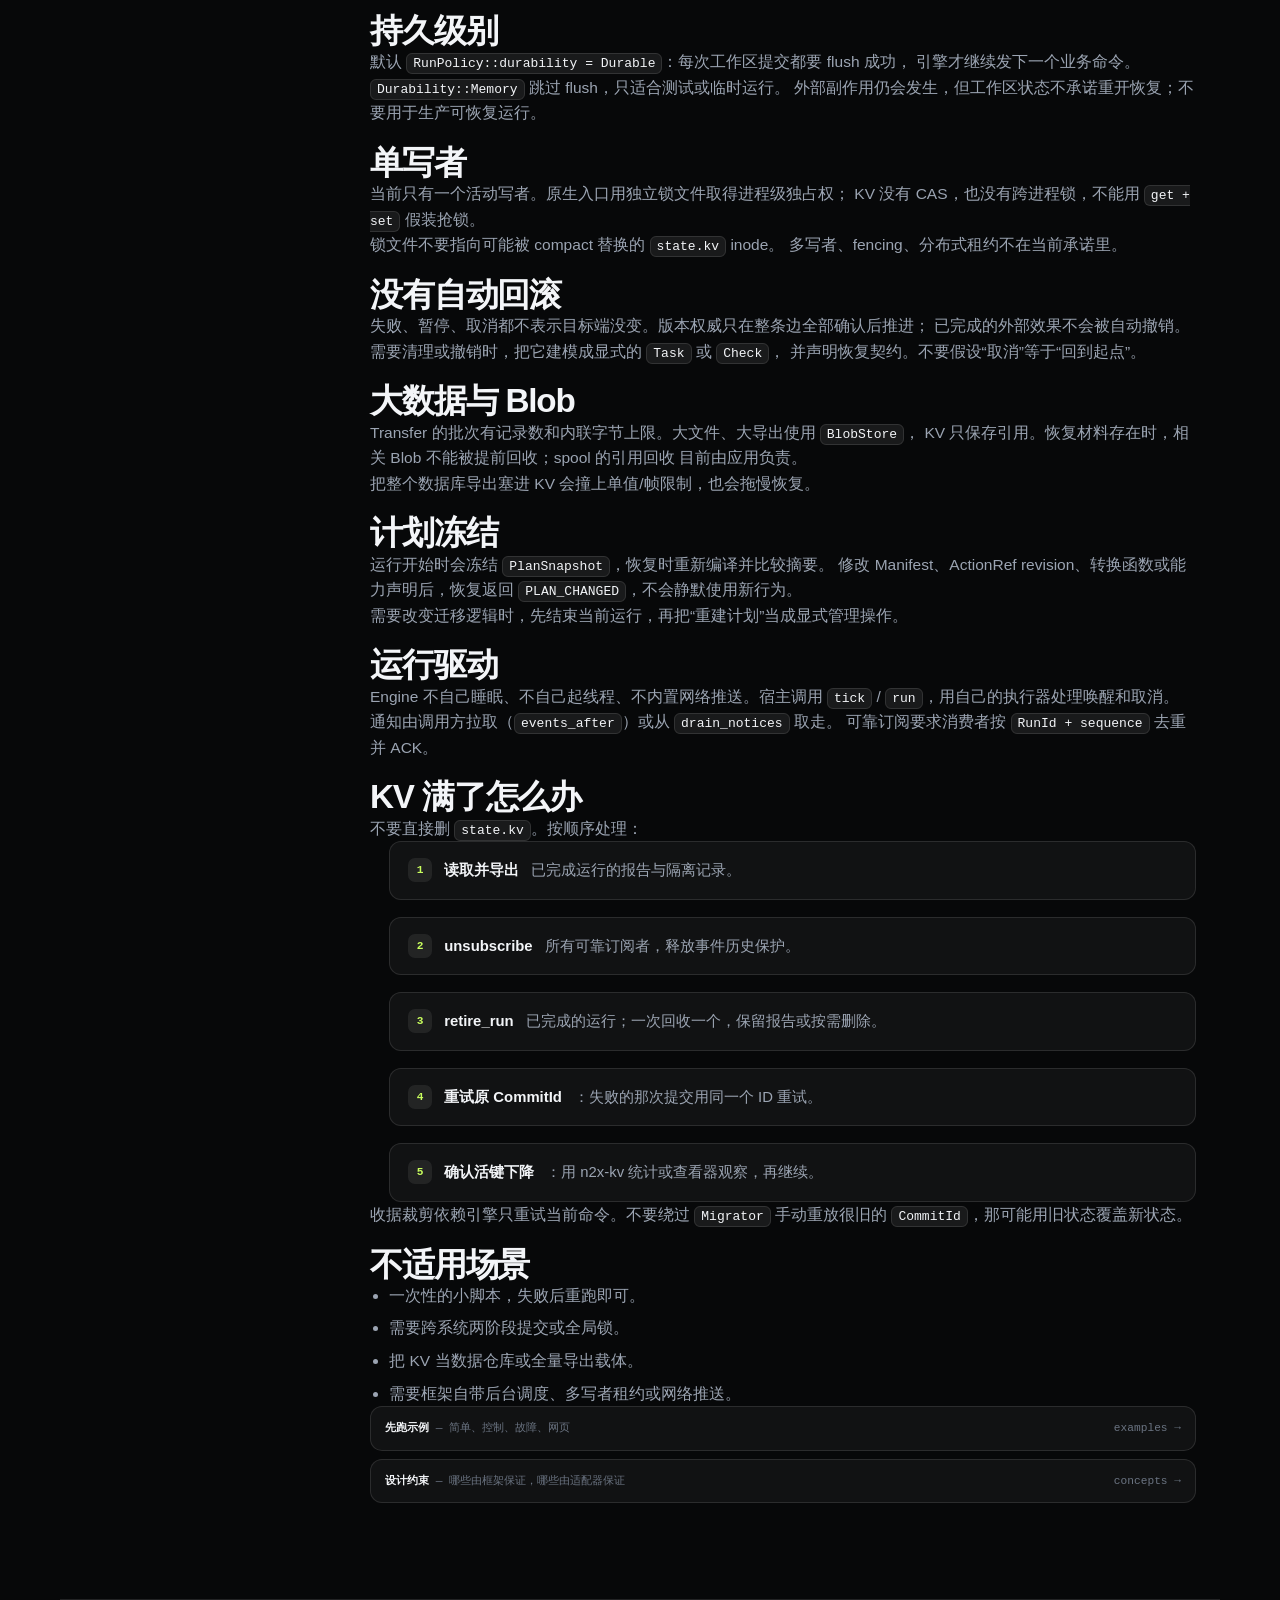
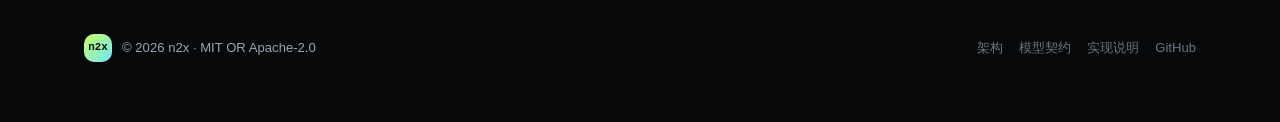
<file: site/notes.html>
<!doctype html>
<html lang="zh-CN">
  <head>
    <meta charset="utf-8" />
    <meta name="viewport" content="width=device-width, initial-scale=1" />
    <title>注意事项 — n2x</title>
    <meta
      name="description"
      content="n2x 上线前的实际边界：KV 容量与保留、归档、写入端契约、持久级别、单写者、Blob 与计划冻结。"
    />
    <script>
      try {
        const t = localStorage.getItem("n2x-theme");
        if (t === "light" || t === "dark") document.documentElement.dataset.theme = t;
      } catch {}
    </script>
    <link rel="stylesheet" href="style.css" />
    <noscript><style>.reveal{opacity:1;transform:none}</style></noscript>
  </head>
  <body data-page="notes">
    <a class="skip-link" href="#main">跳到正文</a>
    <header class="site-header">
      <a class="brand" href="index.html" aria-label="n2x 首页">
        <span class="brand-mark">n2x</span>
        <span>migration engine</span>
      </a>
      <nav class="nav" id="nav" aria-label="主导航">
        <a href="index.html" data-page="home">首页</a>
        <a href="getting-started.html" data-page="start">开始</a>
        <a href="examples.html" data-page="examples">示例</a>
        <a href="concepts.html" data-page="concepts">概念</a>
        <a href="notes.html" data-page="notes">注意</a>
        <a class="nav-github" href="https://github.com/wwog/n2x" target="_blank" rel="noreferrer">GitHub ↗</a>
      </nav>
      <div class="header-actions">
        <button class="icon-button" id="theme-toggle" type="button" aria-label="切换主题"></button>
        <button class="icon-button menu-button" id="menu-toggle" type="button" aria-label="打开菜单" aria-expanded="false" aria-controls="nav">
          <svg viewBox="0 0 24 24" fill="none" stroke="currentColor" stroke-width="1.9" stroke-linecap="round">
            <path d="M4 7h16M4 12h16M4 17h16" />
          </svg>
        </button>
      </div>
    </header>

    <main class="page" id="main">
      <section class="doc-hero">
        <p class="eyebrow">notes</p>
        <h1>上线前检查</h1>
        <p class="lead">
          这里列出运行时约束和需要应用自己负责的部分。默认值可以工作，但容量、写入端
          契约和单写者边界需要按你的场景确认。
        </p>
        <div class="doc-meta">
          <span class="pill accent">部署前阅读</span>
          <span class="pill">含默认值</span>
          <span class="pill">含故障处理步骤</span>
        </div>
      </section>

      <div class="docs">
        <aside class="sidebar">
          <h4>检查项</h4>
          <nav>
            <a href="#kv">KV 容量与保留</a>
            <a href="#retire">retire 与归档</a>
            <a href="#writer">写入端契约</a>
            <a href="#durability">持久级别</a>
            <a href="#single">单写者</a>
            <a href="#rollback">没有自动回滚</a>
            <a href="#blob">大数据与 Blob</a>
            <a href="#frozen">计划冻结</a>
            <a href="#drive">运行驱动</a>
            <a href="#full">KV 满了怎么办</a>
            <a href="#when">不适用场景</a>
          </nav>
        </aside>

        <article class="prose">
          <section id="kv">
            <h2>KV 容量与保留</h2>
            <p>Workspace 只保存恢复所需的小状态。当前默认值：</p>
            <div class="table-wrap">
              <table>
                <tr><th>项目</th><th>默认值</th><th>调整</th></tr>
                <tr><td>KV 文件上限</td><td>64 MiB；单值 16 MiB；单帧 32 MiB</td><td><code>StoreOptions</code></td></tr>
                <tr><td>提交收据</td><td>每个 Run 最近 128 条</td><td><code>with_commit_retention</code></td></tr>
                <tr><td>事件</td><td>每个 Run 1,000 条</td><td><code>with_event_limit</code></td></tr>
                <tr><td>事件总预算</td><td>整个工作区 20,000 条</td><td><code>with_event_budget</code></td></tr>
                <tr><td>计划 / 恢复快照 / 报告</td><td>每个 Run 一份，直到回收</td><td><code>retire_run</code></td></tr>
              </table>
            </div>
            <div class="callout warn">
              <span class="ico">!</span>
              <span>
                容量耗尽时提交返回持久化错误，运行停在原地。压缩只回收被覆盖的死数据，
                不会删除仍然活着的收据、事件和运行材料。
              </span>
            </div>
            <p class="faint" style="font-size: 0.84rem">
              <code>Migrator::open_native</code> 使用默认 <code>StoreOptions</code>，没有直接暴露
              <code>max_bytes</code>。需要修改上限时，自己组合 <code>StateWorkspace</code> 和
              <code>StateBackend</code>。
            </p>
          </section>

          <section id="retire">
            <h2>retire 与归档</h2>
            <p>
              <code>retire_run(CommitId, RunId, keep_report)</code> 回收已完成运行的计划、
              恢复快照、事件、隔离记录、提交日志和收据。约束：
            </p>
            <ul>
              <li>只接受 <strong>Completed / CompletedWithRejections</strong>；活动、暂停、失败、取消、待处理返回冲突。</li>
              <li>必须先 <code>unsubscribe</code> 所有可靠订阅者，否则返回冲突。</li>
              <li>报告默认保留；导出后传 <code>keep_report = false</code> 可一并删除。</li>
              <li>同一个 <code>CommitId</code> 重试是幂等的。</li>
            </ul>
            <p>
              原生组合在删除前写 <code>state/archive/&lt;run&gt;-&lt;hash&gt;.ndjson</code> 并 fsync；
              归档失败时提交返回错误，KV 保持不变。归档按运行幂等，重试不会重复写入。
            </p>
            <div class="code" data-lang="json">
              <pre>{"format_version":1,"run":"...","scope":"...","current":"v1","target":"v1","plan":"&lt;sha256&gt;","retire_commit":"...","archived_at":1730000000000,"entries":7}
{"kind":"plan","key":"n2x/v1/plan/\"...\"","value":{...}}
{"kind":"report","key":"n2x/v1/report/\"...\"","value":{...}}
{"kind":"quarantine","key":"n2x/v1/quarantine/[...]","value":[...]}</pre>
            </div>
            <p class="faint" style="font-size: 0.84rem">
              归档包含隔离记录，可能含原始敏感数据。按业务数据的保护级别对待
              <code>archive/</code> 目录；它不占 KV 容量，生命周期由应用负责。
            </p>
          </section>

          <section id="writer">
            <h2>写入端契约</h2>
            <p>框架保证顺序和持久化，不能替适配器实现幂等。写入端需要满足其中之一：</p>
            <ul>
              <li><strong>幂等：</strong>同一个 <code>OperationId</code> 重复执行，业务效果只产生一次。</li>
              <li><strong>可对账：</strong>结果不明时能权威查询“做没做”。</li>
            </ul>
            <p>必须遵守的细节：</p>
            <ul>
              <li>相同 <code>OperationId</code> 不同 <code>request_digest</code> 必须拒绝。</li>
              <li>去重凭证与业务效果在同一个事务里保存，保留期覆盖允许的恢复期限。</li>
              <li>“暂时查不到”不能当成 <code>NotApplied</code>；可能只是还没提交。</li>
              <li><code>CheckAction</code> 必须只读；<code>TransformAction</code> 必须确定性。</li>
            </ul>
            <p class="faint" style="font-size: 0.84rem">
              编译器会检查声明的恢复能力，但无法验证实现真的遵守协议。适配器示例见
              <a href="https://github.com/wwog/n2x/blob/main/tests/migration-lab/src/fixtures.rs" target="_blank" rel="noreferrer" style="color: var(--accent)">fixtures.rs</a>。
            </p>
          </section>

          <section id="durability">
            <h2>持久级别</h2>
            <p>
              默认 <code>RunPolicy::durability = Durable</code>：每次工作区提交都要 flush 成功，
              引擎才继续发下一个业务命令。
            </p>
            <p>
              <code>Durability::Memory</code> 跳过 flush，只适合测试或临时运行。
              外部副作用仍会发生，但工作区状态不承诺重开恢复；不要用于生产可恢复运行。
            </p>
          </section>

          <section id="single">
            <h2>单写者</h2>
            <p>
              当前只有一个活动写者。原生入口用独立锁文件取得进程级独占权；
              KV 没有 CAS，也没有跨进程锁，不能用 <code>get + set</code> 假装抢锁。
            </p>
            <p>
              锁文件不要指向可能被 compact 替换的 <code>state.kv</code> inode。
              多写者、fencing、分布式租约不在当前承诺里。
            </p>
          </section>

          <section id="rollback">
            <h2>没有自动回滚</h2>
            <p>
              失败、暂停、取消都不表示目标端没变。版本权威只在整条边全部确认后推进；
              已完成的外部效果不会被自动撤销。
            </p>
            <p>
              需要清理或撤销时，把它建模成显式的 <code>Task</code> 或 <code>Check</code>，
              并声明恢复契约。不要假设“取消”等于“回到起点”。
            </p>
          </section>

          <section id="blob">
            <h2>大数据与 Blob</h2>
            <p>
              Transfer 的批次有记录数和内联字节上限。大文件、大导出使用 <code>BlobStore</code>，
              KV 只保存引用。恢复材料存在时，相关 Blob 不能被提前回收；spool 的引用回收
              目前由应用负责。
            </p>
            <p>
              把整个数据库导出塞进 KV 会撞上单值/帧限制，也会拖慢恢复。
            </p>
          </section>

          <section id="frozen">
            <h2>计划冻结</h2>
            <p>
              运行开始时会冻结 <code>PlanSnapshot</code>，恢复时重新编译并比较摘要。
              修改 Manifest、ActionRef revision、转换函数或能力声明后，恢复返回
              <code>PLAN_CHANGED</code>，不会静默使用新行为。
            </p>
            <p>需要改变迁移逻辑时，先结束当前运行，再把“重建计划”当成显式管理操作。</p>
          </section>

          <section id="drive">
            <h2>运行驱动</h2>
            <p>
              Engine 不自己睡眠、不自己起线程、不内置网络推送。宿主调用 <code>tick</code> /
              <code>run</code>，用自己的执行器处理唤醒和取消。
            </p>
            <p>
              通知由调用方拉取（<code>events_after</code>）或从 <code>drain_notices</code> 取走。
              可靠订阅要求消费者按 <code>RunId + sequence</code> 去重并 ACK。
            </p>
          </section>

          <section id="full">
            <h2>KV 满了怎么办</h2>
            <p>不要直接删 <code>state.kv</code>。按顺序处理：</p>
            <ol class="checklist">
              <li><b>读取并导出</b>已完成运行的报告与隔离记录。</li>
              <li><b>unsubscribe</b> 所有可靠订阅者，释放事件历史保护。</li>
              <li><b>retire_run</b> 已完成的运行；一次回收一个，保留报告或按需删除。</li>
              <li><b>重试原 CommitId</b>：失败的那次提交用同一个 ID 重试。</li>
              <li><b>确认活键下降</b>：用 n2x-kv 统计或查看器观察，再继续。</li>
            </ol>
            <p>
              收据裁剪依赖引擎只重试当前命令。不要绕过 <code>Migrator</code> 手动重放很旧的
              <code>CommitId</code>，那可能用旧状态覆盖新状态。
            </p>
          </section>

          <section id="when">
            <h2>不适用场景</h2>
            <ul>
              <li>一次性的小脚本，失败后重跑即可。</li>
              <li>需要跨系统两阶段提交或全局锁。</li>
              <li>把 KV 当数据仓库或全量导出载体。</li>
              <li>需要框架自带后台调度、多写者租约或网络推送。</li>
            </ul>
            <div class="link-list">
              <a href="examples.html">
                <span><strong>先跑示例</strong> — 简单、控制、故障、网页</span>
                <span>examples →</span>
              </a>
              <a href="concepts.html#design">
                <span><strong>设计约束</strong> — 哪些由框架保证，哪些由适配器保证</span>
                <span>concepts →</span>
              </a>
            </div>
          </section>
        </article>
      </div>
    </main>

    <footer class="site-footer">
      <span class="footer-brand">
        <span class="brand-mark" style="width: 28px; height: 28px; font-size: 0.68rem">n2x</span>
        <span>© <span id="year">2026</span> n2x · MIT OR Apache-2.0</span>
      </span>
      <nav aria-label="文档链接">
        <a href="https://github.com/wwog/n2x/blob/main/docs/architecture.zh-CN.md" target="_blank" rel="noreferrer">架构</a>
        <a href="https://github.com/wwog/n2x/blob/main/docs/model.zh-CN.md" target="_blank" rel="noreferrer">模型契约</a>
        <a href="https://github.com/wwog/n2x/blob/main/docs/implementation.zh-CN.md" target="_blank" rel="noreferrer">实现说明</a>
        <a href="https://github.com/wwog/n2x" target="_blank" rel="noreferrer">GitHub</a>
      </nav>
    </footer>
    <script src="app.js"></script>
  </body>
</html>
</file>
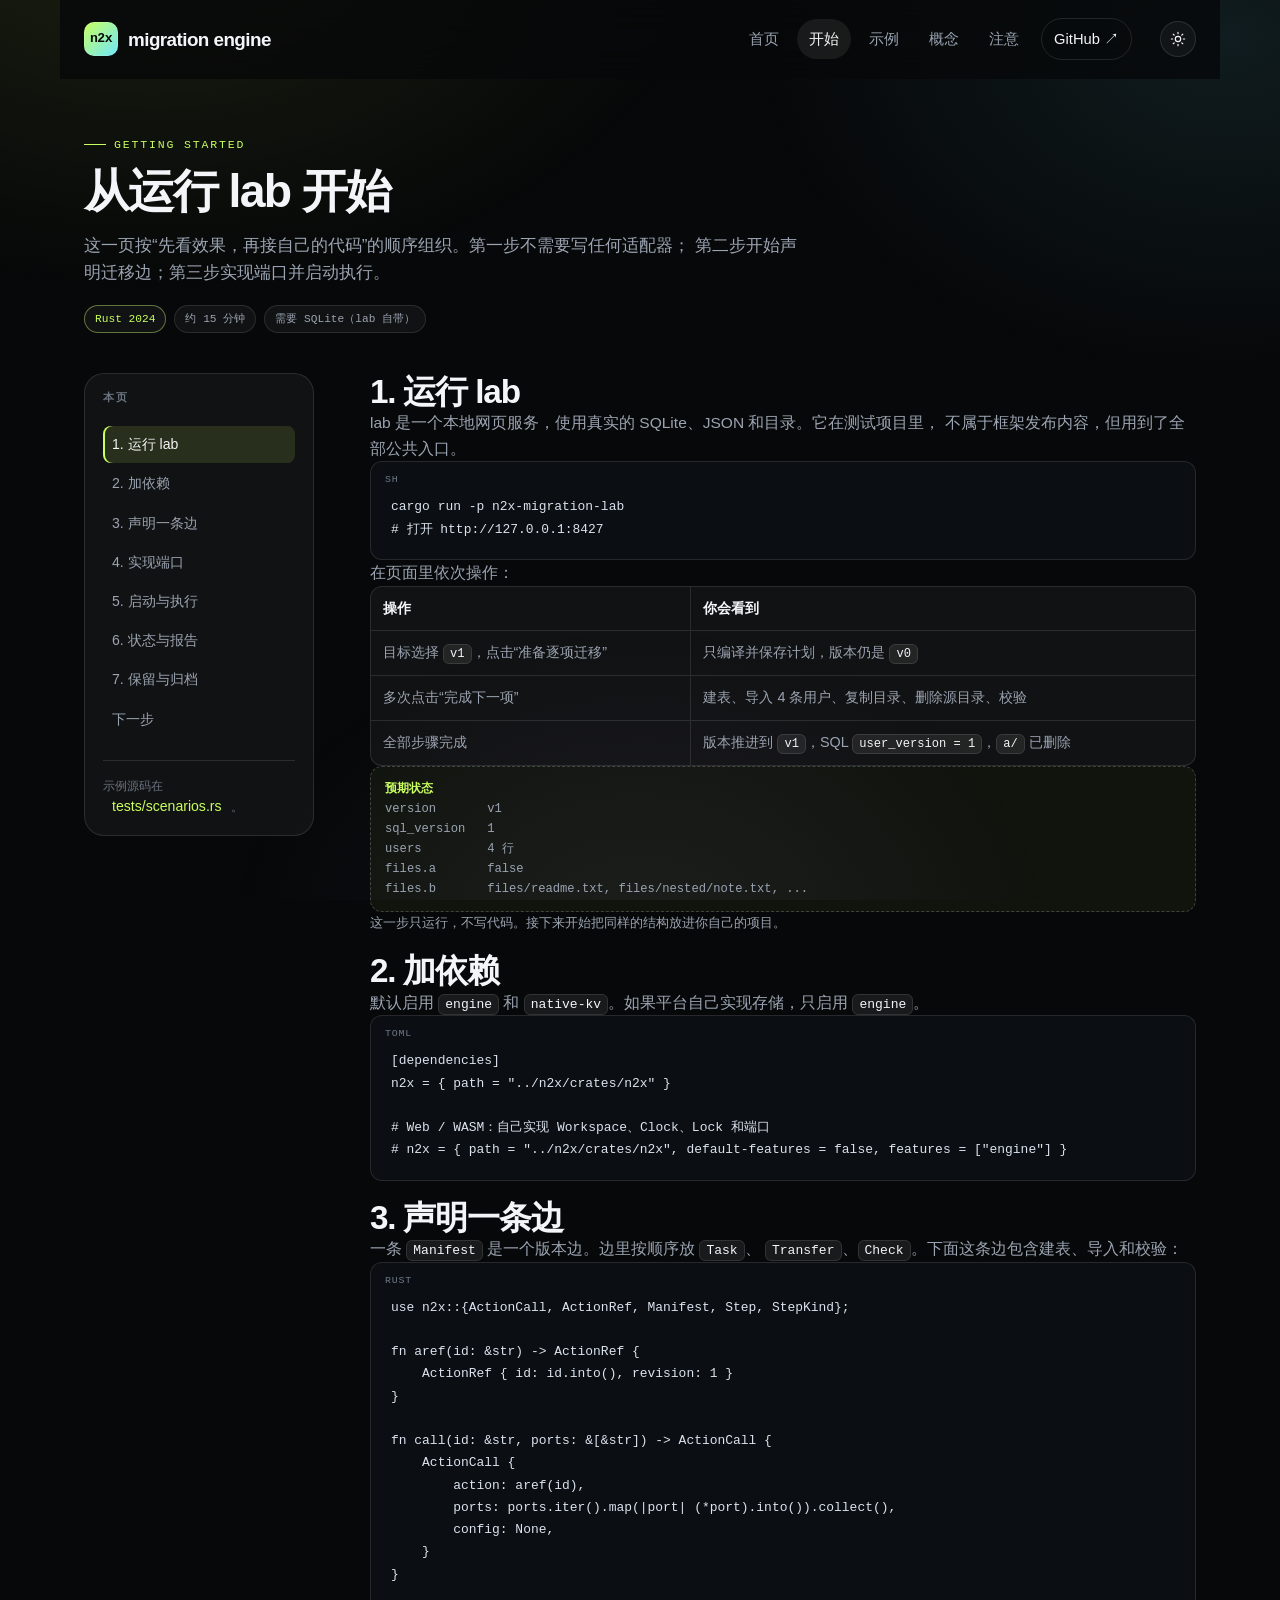
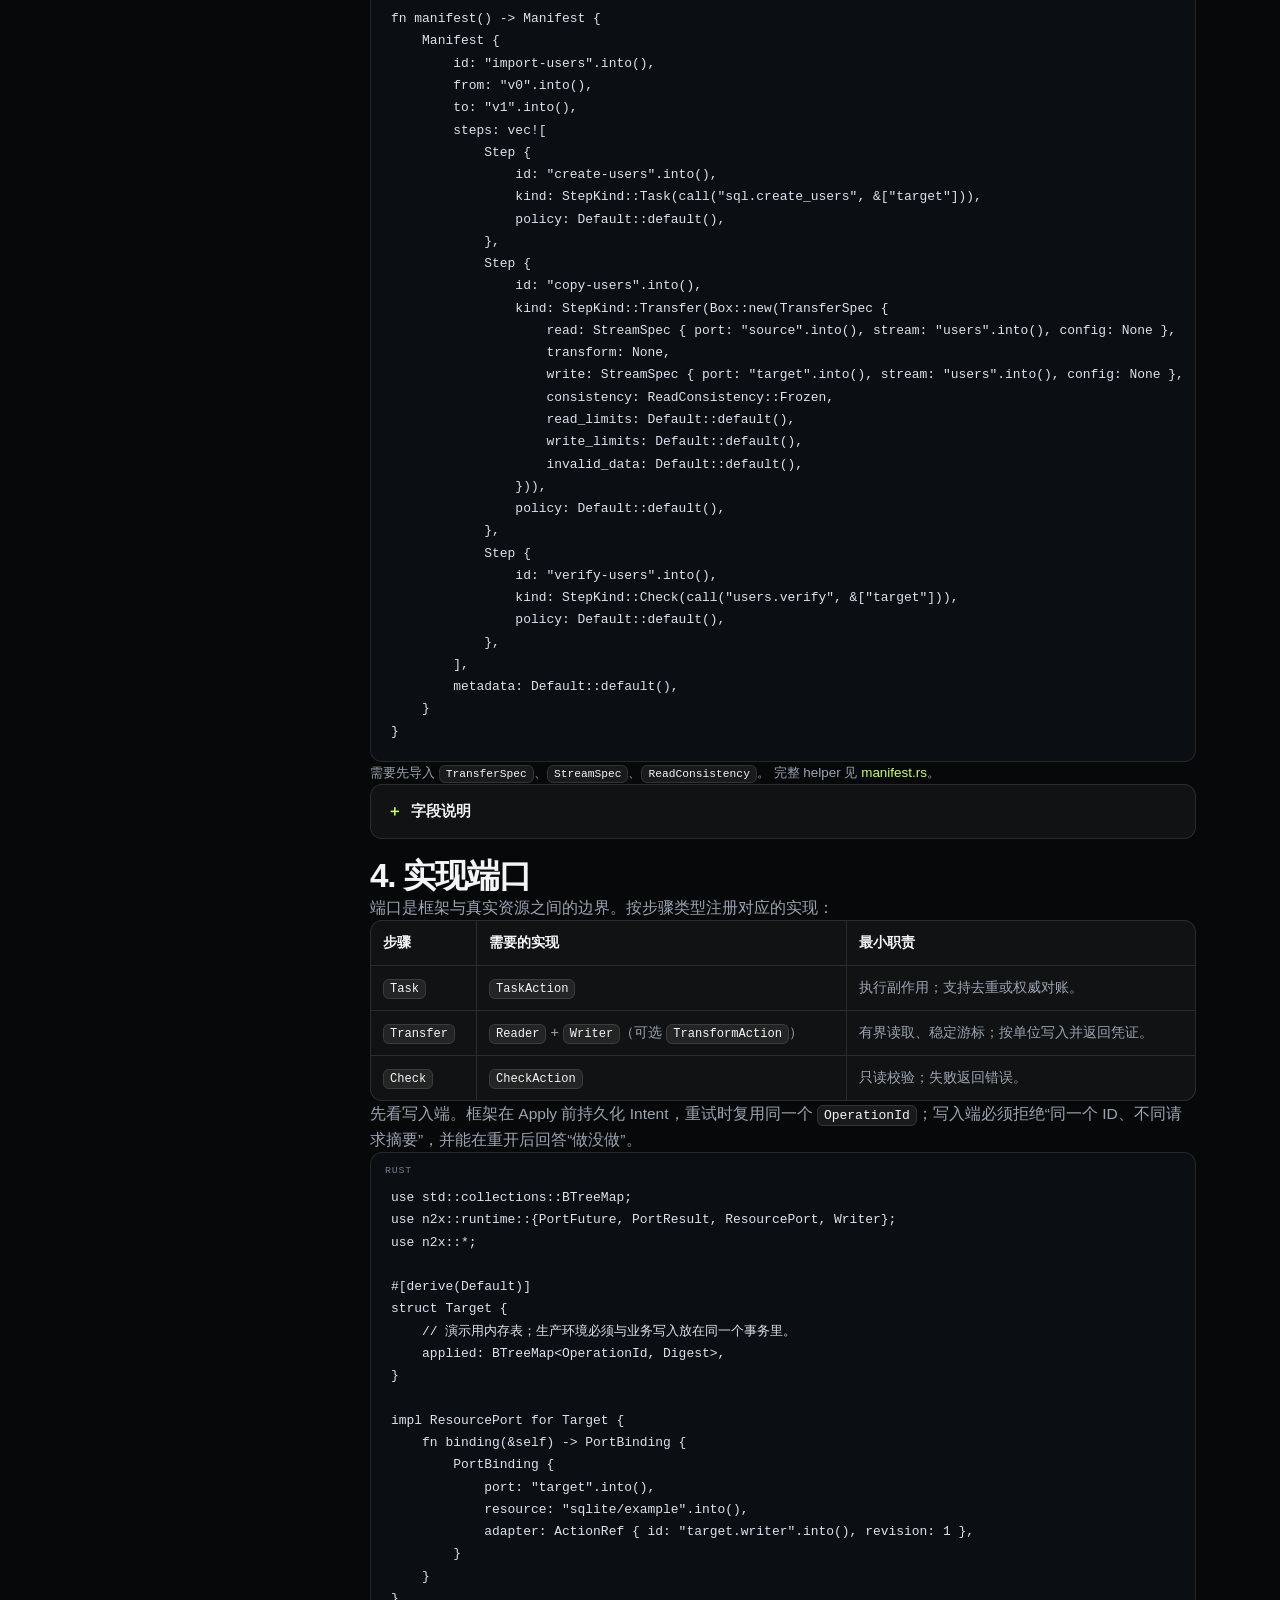
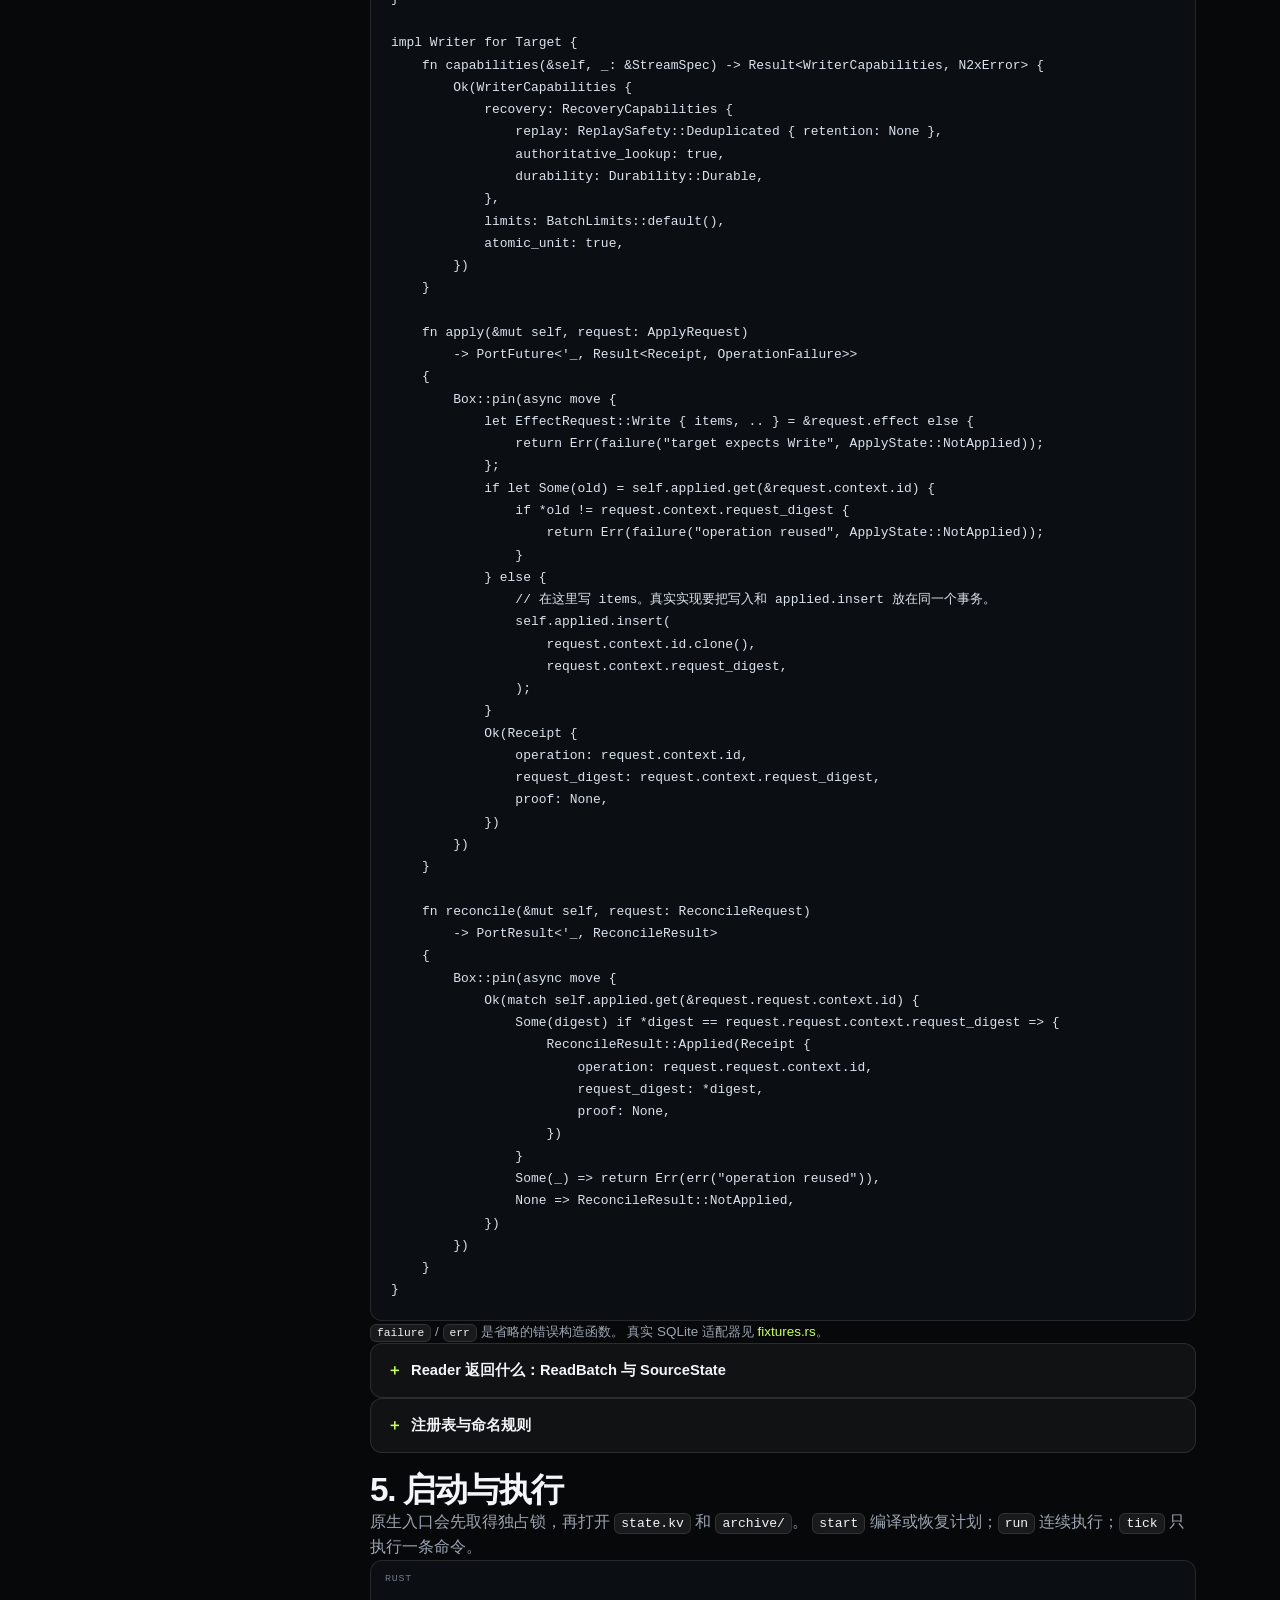
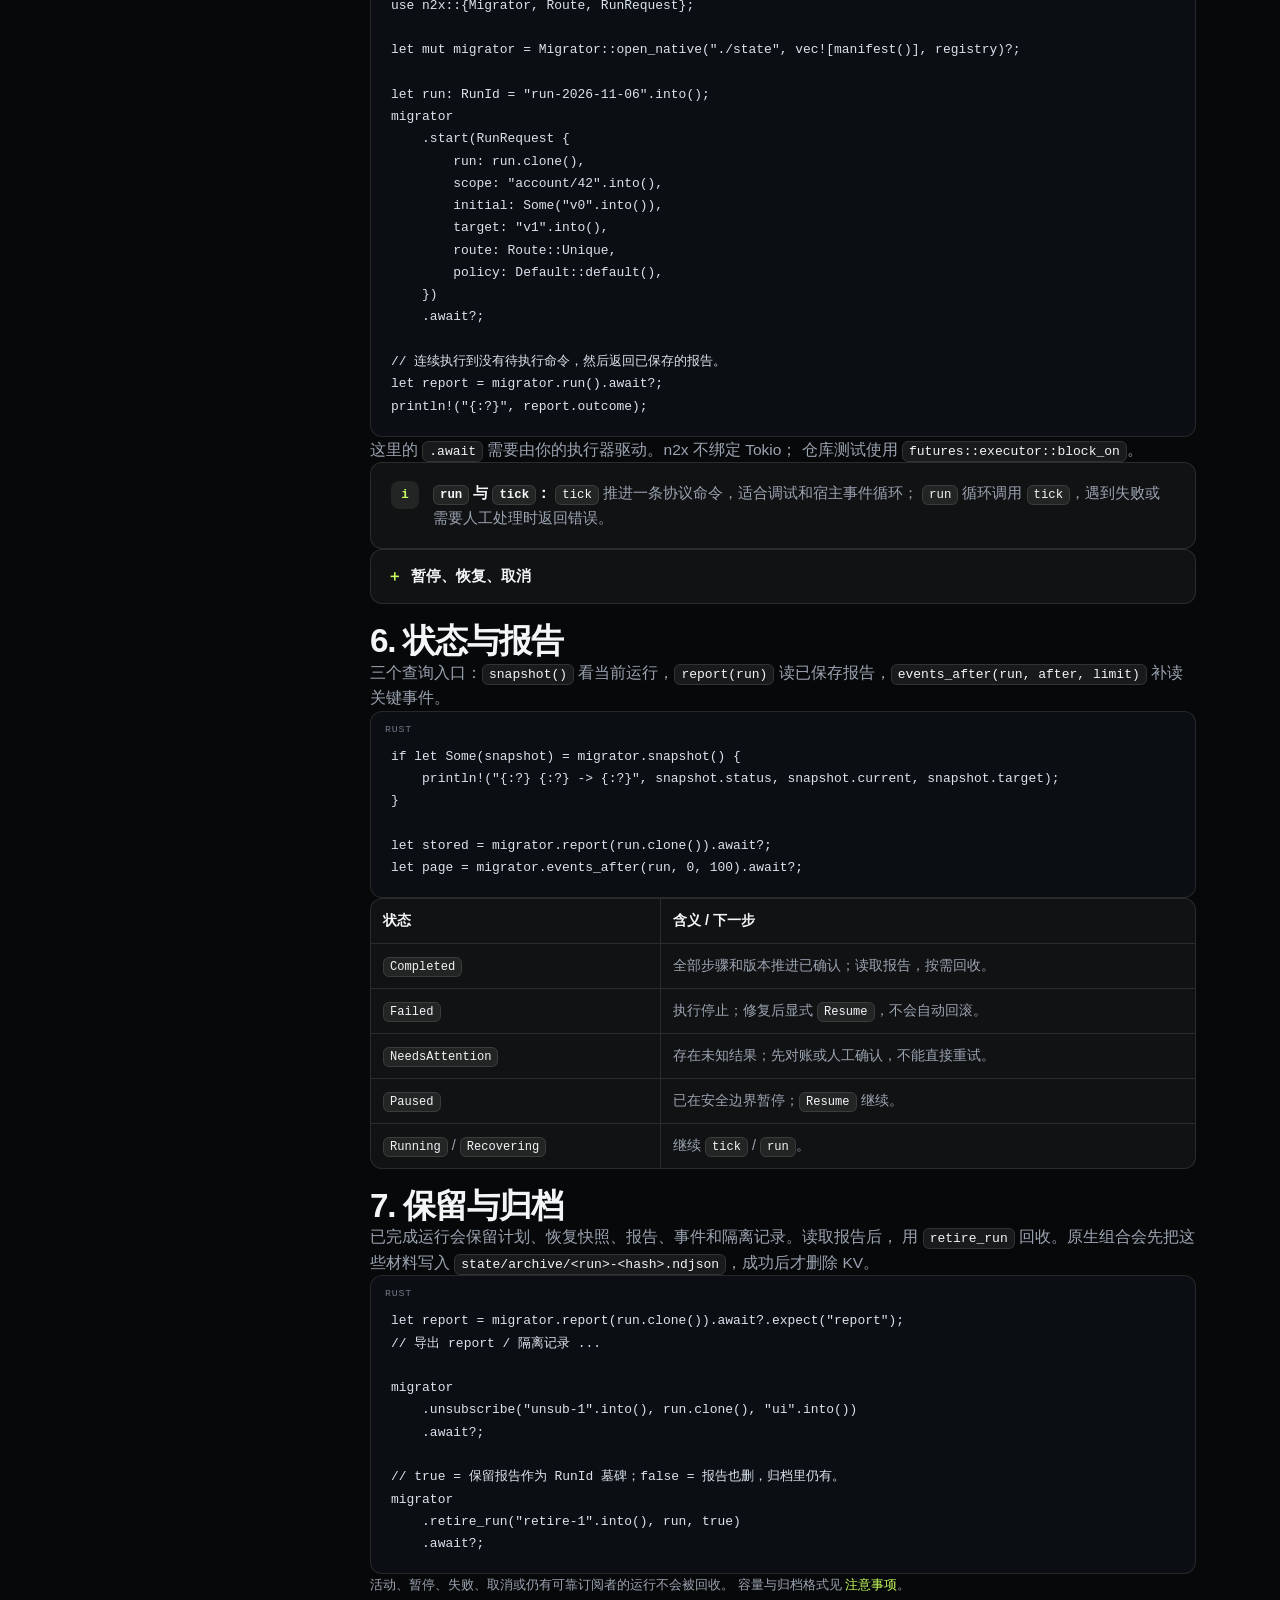
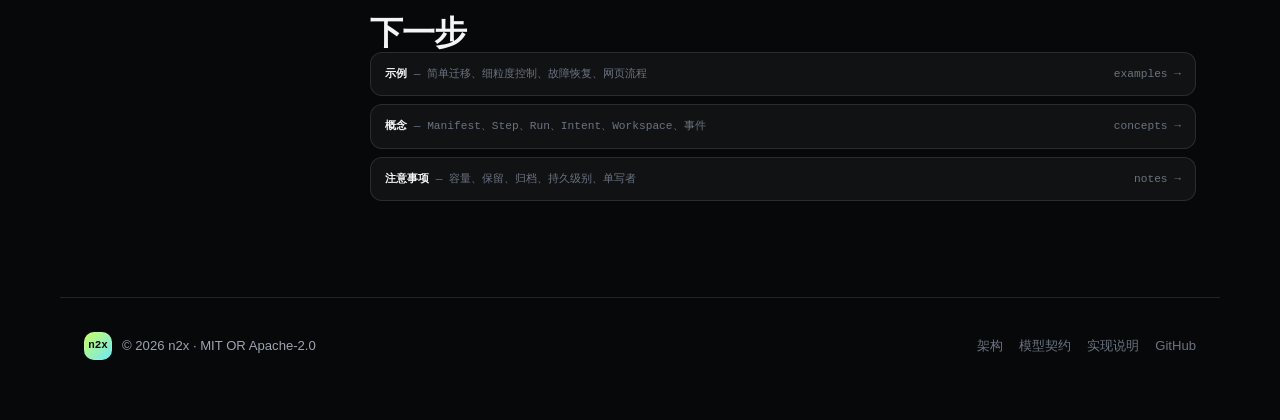
<file: site/quickstart.html>
<!doctype html>
<html lang="zh-CN">
  <head>
    <meta charset="utf-8" />
    <meta http-equiv="refresh" content="0; url=getting-started.html" />
    <title>快速入门已移至开始使用 — n2x</title>
    <link rel="canonical" href="getting-started.html" />
    <link rel="stylesheet" href="style.css" />
  </head>
  <body>
    <main class="page">
      <section class="doc-hero">
        <h1>页面已移至“开始使用”</h1>
        <p class="lead"><a href="getting-started.html" style="color: var(--accent)">继续阅读 →</a></p>
      </section>
    </main>
  </body>
</html>
</file>
<file: site/style.css>
/* n2x site — hand-written, no build step. */

:root {
  color-scheme: dark;
  --bg: #070809;
  --bg-soft: #0d1015;
  --panel: rgba(255, 255, 255, 0.045);
  --panel-strong: rgba(255, 255, 255, 0.075);
  --line: rgba(255, 255, 255, 0.11);
  --line-strong: rgba(255, 255, 255, 0.2);
  --text: #f3f5f8;
  --muted: #9ba4b2;
  --faint: #6b7482;
  --accent: #c9ff5e;
  --accent-ink: #0a0c08;
  --accent-2: #6ee7ff;
  --violet: #b9a0ff;
  --danger: #ff9b9b;
  --ok: #7ef0b2;
  --shadow: 0 24px 80px rgba(0, 0, 0, 0.45);
  --radius: 20px;
  --radius-sm: 12px;
  --max: 1160px;
  --font: ui-sans-serif, -apple-system, BlinkMacSystemFont, "Segoe UI",
    "PingFang SC", "Hiragino Sans GB", "Microsoft YaHei", "Noto Sans SC",
    sans-serif;
  --mono: ui-monospace, SFMono-Regular, "SF Mono", Menlo, Consolas,
    "Liberation Mono", monospace;
}

:root[data-theme="light"] {
  color-scheme: light;
  --bg: #f5f6f3;
  --bg-soft: #fbfcf9;
  --panel: rgba(12, 16, 10, 0.035);
  --panel-strong: rgba(12, 16, 10, 0.06);
  --line: rgba(12, 16, 10, 0.12);
  --line-strong: rgba(12, 16, 10, 0.24);
  --text: #11150f;
  --muted: #5c6658;
  --faint: #7c8678;
  --accent: #3f6d00;
  --accent-ink: #f7ffe9;
  --accent-2: #006e8a;
  --violet: #5c3ee8;
  --danger: #b42318;
  --ok: #0b6b3a;
  --shadow: 0 24px 70px rgba(22, 30, 14, 0.12);
}

* {
  box-sizing: border-box;
}

html {
  scroll-behavior: smooth;
  scroll-padding-top: 92px;
}

body {
  margin: 0;
  background: var(--bg);
  color: var(--text);
  font-family: var(--font);
  font-size: 16px;
  line-height: 1.65;
  -webkit-font-smoothing: antialiased;
  text-rendering: optimizeLegibility;
}

body::before {
  content: "";
  position: fixed;
  inset: 0;
  z-index: -1;
  pointer-events: none;
  background:
    radial-gradient(60rem 40rem at 12% -10%, rgba(201, 255, 94, 0.1), transparent 60%),
    radial-gradient(50rem 36rem at 96% 4%, rgba(110, 231, 255, 0.09), transparent 60%),
    radial-gradient(40rem 30rem at 50% 104%, rgba(185, 160, 255, 0.07), transparent 65%);
}

:root[data-theme="light"] body::before {
  background:
    radial-gradient(60rem 40rem at 12% -10%, rgba(110, 160, 0, 0.12), transparent 60%),
    radial-gradient(50rem 36rem at 96% 4%, rgba(0, 140, 180, 0.1), transparent 60%),
    radial-gradient(40rem 30rem at 50% 104%, rgba(92, 62, 232, 0.08), transparent 65%);
}

a {
  color: inherit;
  text-decoration: none;
}

img,
svg {
  max-width: 100%;
  display: block;
}

button {
  font: inherit;
  color: inherit;
}

::selection {
  background: var(--accent);
  color: var(--accent-ink);
}

.skip-link {
  position: absolute;
  left: -999px;
  top: 12px;
  z-index: 100;
  padding: 10px 16px;
  border-radius: 999px;
  background: var(--accent);
  color: var(--accent-ink);
  font-weight: 700;
}
.skip-link:focus {
  left: 12px;
}

/* Header */

.site-header {
  position: sticky;
  top: 0;
  z-index: 50;
  display: flex;
  align-items: center;
  gap: 28px;
  max-width: var(--max);
  margin: 0 auto;
  padding: 18px 24px;
  backdrop-filter: blur(18px);
  -webkit-backdrop-filter: blur(18px);
  background: color-mix(in srgb, var(--bg) 78%, transparent);
  border-bottom: 1px solid transparent;
}
.site-header.scrolled {
  border-bottom-color: var(--line);
}

.brand {
  display: inline-flex;
  align-items: center;
  gap: 10px;
  font-weight: 800;
  letter-spacing: -0.03em;
  font-size: 1.18rem;
}
.brand-mark {
  display: grid;
  place-items: center;
  width: 34px;
  height: 34px;
  border-radius: 10px;
  background: linear-gradient(135deg, var(--accent), var(--accent-2));
  color: #080a06;
  font-family: var(--mono);
  font-size: 0.82rem;
  font-weight: 800;
  box-shadow: 0 0 0 1px rgba(255, 255, 255, 0.12) inset;
}
.brand small {
  color: var(--faint);
  font-weight: 500;
  letter-spacing: 0;
}

.nav {
  display: flex;
  align-items: center;
  gap: 6px;
  margin-left: auto;
  font-size: 0.92rem;
}
.nav a {
  padding: 8px 12px;
  border-radius: 999px;
  color: var(--muted);
  transition: color 0.18s ease, background 0.18s ease;
}
.nav a:hover {
  color: var(--text);
  background: var(--panel);
}
.nav a[aria-current="page"] {
  color: var(--text);
  background: var(--panel-strong);
}
.nav .nav-github {
  margin-left: 4px;
  border: 1px solid var(--line);
  color: var(--text);
}
.header-actions {
  display: flex;
  align-items: center;
  gap: 8px;
}
.icon-button {
  display: grid;
  place-items: center;
  width: 36px;
  height: 36px;
  border: 1px solid var(--line);
  border-radius: 999px;
  background: var(--panel);
  cursor: pointer;
  transition: border-color 0.18s ease, transform 0.18s ease;
}
.icon-button:hover {
  border-color: var(--line-strong);
  transform: translateY(-1px);
}
.icon-button svg {
  width: 16px;
  height: 16px;
}
.menu-button {
  display: none;
}

/* Layout */

.page {
  max-width: var(--max);
  margin: 0 auto;
  padding: 0 24px 96px;
}
.section {
  padding: 76px 0 0;
}
.section-head {
  display: flex;
  align-items: end;
  justify-content: space-between;
  gap: 32px;
  margin-bottom: 30px;
}
.section-head > div {
  max-width: 640px;
}
.eyebrow {
  display: inline-flex;
  align-items: center;
  gap: 8px;
  margin: 0 0 12px;
  color: var(--accent);
  font-family: var(--mono);
  font-size: 0.72rem;
  letter-spacing: 0.16em;
  text-transform: uppercase;
}
.eyebrow::before {
  content: "";
  width: 22px;
  height: 1px;
  background: currentColor;
}
h1,
h2,
h3,
h4 {
  margin: 0;
  line-height: 1.12;
  letter-spacing: -0.035em;
  font-weight: 750;
}
h1 {
  font-size: clamp(2.7rem, 7vw, 5.4rem);
}
h2 {
  font-size: clamp(1.8rem, 3.8vw, 2.8rem);
}
h3 {
  font-size: clamp(1.2rem, 2vw, 1.45rem);
  letter-spacing: -0.02em;
}
p {
  margin: 0;
}
.lead {
  color: var(--muted);
  font-size: clamp(1.05rem, 1.7vw, 1.28rem);
  line-height: 1.6;
}
.muted {
  color: var(--muted);
}
.faint {
  color: var(--faint);
}
.gradient-text {
  background: linear-gradient(100deg, var(--accent), var(--accent-2) 55%, var(--violet));
  -webkit-background-clip: text;
  background-clip: text;
  color: transparent;
}

/* Hero */

.hero {
  position: relative;
  display: grid;
  grid-template-columns: minmax(0, 1.08fr) minmax(0, 0.92fr);
  gap: 56px;
  align-items: center;
  min-height: 78vh;
  padding: 64px 0 40px;
}
.hero-copy {
  display: flex;
  flex-direction: column;
  gap: 24px;
}
.hero-badge {
  display: inline-flex;
  align-items: center;
  gap: 10px;
  width: fit-content;
  padding: 7px 12px 7px 8px;
  border: 1px solid var(--line);
  border-radius: 999px;
  background: var(--panel);
  color: var(--muted);
  font-family: var(--mono);
  font-size: 0.74rem;
}
.hero-badge b {
  display: inline-flex;
  align-items: center;
  gap: 6px;
  padding: 3px 8px;
  border-radius: 999px;
  background: var(--accent);
  color: var(--accent-ink);
  font-weight: 800;
}
.dot {
  width: 7px;
  height: 7px;
  border-radius: 50%;
  background: currentColor;
  box-shadow: 0 0 0 4px color-mix(in srgb, currentColor 18%, transparent);
}
.hero-actions {
  display: flex;
  flex-wrap: wrap;
  gap: 12px;
  padding-top: 4px;
}
.button {
  display: inline-flex;
  align-items: center;
  justify-content: center;
  gap: 10px;
  min-height: 48px;
  padding: 0 20px;
  border: 1px solid transparent;
  border-radius: 999px;
  font-weight: 720;
  letter-spacing: -0.01em;
  transition: transform 0.18s ease, background 0.18s ease, border-color 0.18s ease;
}
.button:hover {
  transform: translateY(-2px);
}
.button.primary {
  background: var(--accent);
  color: var(--accent-ink);
  box-shadow: 0 12px 32px color-mix(in srgb, var(--accent) 22%, transparent);
}
.button.ghost {
  border-color: var(--line);
  background: var(--panel);
  color: var(--text);
}
.button.ghost:hover {
  border-color: var(--line-strong);
}
.button svg {
  width: 15px;
  height: 15px;
}
.hero-meta {
  display: flex;
  flex-wrap: wrap;
  gap: 18px;
  color: var(--faint);
  font-family: var(--mono);
  font-size: 0.74rem;
}
.hero-meta span {
  display: inline-flex;
  align-items: center;
  gap: 7px;
}

/* Code window */

.window {
  overflow: hidden;
  border: 1px solid var(--line);
  border-radius: var(--radius);
  background: #0b0e12;
  box-shadow: var(--shadow);
}
:root[data-theme="light"] .window {
  background: #101418;
}
.window-bar {
  display: flex;
  align-items: center;
  gap: 8px;
  padding: 13px 16px;
  border-bottom: 1px solid rgba(255, 255, 255, 0.08);
  color: #8b95a3;
  font-family: var(--mono);
  font-size: 0.72rem;
}
.window-bar i {
  width: 10px;
  height: 10px;
  border-radius: 50%;
  background: #3a414c;
}
.window-bar i:nth-child(1) {
  background: #ff6b6b;
}
.window-bar i:nth-child(2) {
  background: #ffd166;
}
.window-bar i:nth-child(3) {
  background: #7ef0b2;
}
.window-bar span {
  margin-left: auto;
}
.window pre {
  margin: 0;
  padding: 22px 22px 26px;
  overflow-x: auto;
  color: #dbe3ee;
  font-family: var(--mono);
  font-size: 0.82rem;
  line-height: 1.75;
}
.window .c {
  color: #778291;
}
.window .k {
  color: #c9ff5e;
}
.window .s {
  color: #9fd8ff;
}
.window .f {
  color: #b9a0ff;
}
.window .ok {
  color: #7ef0b2;
}
.window .warn {
  color: #ffd166;
}

/* Cards */

.grid {
  display: grid;
  gap: 16px;
}
.grid.three {
  grid-template-columns: repeat(3, minmax(0, 1fr));
}
.grid.two {
  grid-template-columns: repeat(2, minmax(0, 1fr));
}
.grid.four {
  grid-template-columns: repeat(4, minmax(0, 1fr));
}
.card {
  position: relative;
  display: flex;
  flex-direction: column;
  gap: 12px;
  padding: 24px;
  border: 1px solid var(--line);
  border-radius: var(--radius);
  background: var(--panel);
  transition: transform 0.22s ease, border-color 0.22s ease, background 0.22s ease;
}
.card:hover {
  transform: translateY(-3px);
  border-color: var(--line-strong);
  background: var(--panel-strong);
}
.card h3 {
  font-size: 1.12rem;
}
.card p {
  color: var(--muted);
  font-size: 0.94rem;
}
.card .num {
  display: inline-grid;
  place-items: center;
  width: 30px;
  height: 30px;
  border: 1px solid var(--line);
  border-radius: 9px;
  color: var(--accent);
  font-family: var(--mono);
  font-size: 0.74rem;
  font-weight: 700;
}
.card .tag {
  width: fit-content;
  padding: 4px 9px;
  border-radius: 999px;
  background: color-mix(in srgb, var(--accent) 12%, transparent);
  color: var(--accent);
  font-family: var(--mono);
  font-size: 0.68rem;
}
.card.link:hover {
  border-color: color-mix(in srgb, var(--accent) 45%, var(--line));
}
.card .arrow {
  margin-top: auto;
  color: var(--accent);
  font-family: var(--mono);
  font-size: 0.78rem;
}

/* Pipeline */

.pipeline {
  display: grid;
  grid-template-columns: repeat(5, minmax(0, 1fr));
  gap: 10px;
  align-items: stretch;
  padding: 18px;
  border: 1px solid var(--line);
  border-radius: var(--radius);
  background: linear-gradient(180deg, var(--panel), transparent);
}
.node {
  position: relative;
  display: flex;
  flex-direction: column;
  gap: 6px;
  padding: 16px;
  border: 1px solid var(--line);
  border-radius: var(--radius-sm);
  background: var(--bg-soft);
}
.node b {
  font-family: var(--mono);
  font-size: 0.74rem;
  color: var(--accent);
}
.node span {
  color: var(--muted);
  font-size: 0.82rem;
  line-height: 1.4;
}
.node::after {
  content: "→";
  position: absolute;
  right: -12px;
  top: 50%;
  transform: translateY(-50%);
  color: var(--faint);
  font-family: var(--mono);
}
.node:last-child::after {
  content: "";
}

/* Stats / retention */

.stats {
  display: grid;
  grid-template-columns: repeat(4, minmax(0, 1fr));
  gap: 12px;
}
.stat {
  padding: 22px;
  border: 1px solid var(--line);
  border-radius: var(--radius);
  background: var(--panel);
}
.stat b {
  display: block;
  font-size: clamp(1.7rem, 3vw, 2.4rem);
  line-height: 1;
  letter-spacing: -0.04em;
}
.stat span {
  display: block;
  margin-top: 10px;
  color: var(--muted);
  font-size: 0.86rem;
}
.stat small {
  display: block;
  margin-top: 4px;
  color: var(--faint);
  font-family: var(--mono);
  font-size: 0.68rem;
}

/* Callouts */

.callout {
  display: flex;
  gap: 14px;
  padding: 18px 20px;
  border: 1px solid var(--line);
  border-radius: var(--radius-sm);
  background: var(--panel);
  color: var(--muted);
  font-size: 0.92rem;
}
.callout b {
  color: var(--text);
}
.callout .ico {
  flex: none;
  display: grid;
  place-items: center;
  width: 28px;
  height: 28px;
  border-radius: 8px;
  background: var(--panel-strong);
  color: var(--accent);
  font-family: var(--mono);
  font-size: 0.78rem;
  font-weight: 800;
}
.callout.warn {
  border-color: color-mix(in srgb, #ffd166 38%, var(--line));
}
.callout.warn .ico {
  color: #ffd166;
}
.callout.danger {
  border-color: color-mix(in srgb, var(--danger) 38%, var(--line));
}
.callout.danger .ico {
  color: var(--danger);
}
.callout.ok .ico {
  color: var(--ok);
}

/* Docs layout */

.docs {
  display: grid;
  grid-template-columns: 230px minmax(0, 1fr);
  gap: 56px;
  align-items: start;
  padding-top: 30px;
}
.sidebar {
  position: sticky;
  top: 92px;
  display: flex;
  flex-direction: column;
  gap: 22px;
  padding: 18px;
  border: 1px solid var(--line);
  border-radius: var(--radius);
  background: var(--panel);
}
.sidebar h4 {
  color: var(--faint);
  font-family: var(--mono);
  font-size: 0.68rem;
  letter-spacing: 0.14em;
  text-transform: uppercase;
}
.sidebar nav {
  display: flex;
  flex-direction: column;
  gap: 2px;
}
.sidebar a {
  padding: 7px 9px;
  border-radius: 8px;
  color: var(--muted);
  font-size: 0.88rem;
}
.sidebar a:hover {
  color: var(--text);
  background: var(--panel-strong);
}
.sidebar a.active {
  color: var(--text);
  background: color-mix(in srgb, var(--accent) 12%, transparent);
  box-shadow: inset 2px 0 0 var(--accent);
}
.sidebar .side-note {
  padding-top: 16px;
  border-top: 1px solid var(--line);
  color: var(--faint);
  font-size: 0.78rem;
  line-height: 1.5;
}

.prose {
  min-width: 0;
}
.prose > * + * {
  margin-top: 18px;
}
.prose h2 {
  margin-top: 54px;
  padding-top: 18px;
  border-top: 1px solid var(--line);
  font-size: clamp(1.5rem, 2.6vw, 2.1rem);
}
.prose h2:first-of-type {
  margin-top: 0;
  padding-top: 0;
  border-top: 0;
}
.prose h3 {
  margin-top: 30px;
  font-size: 1.18rem;
}
.prose p,
.prose li {
  color: var(--muted);
  font-size: 0.97rem;
}
.prose ul,
.prose ol {
  margin: 0;
  padding-left: 1.2em;
}
.prose li + li {
  margin-top: 7px;
}
.prose strong {
  color: var(--text);
  font-weight: 700;
}
.prose code {
  padding: 2px 6px;
  border: 1px solid var(--line);
  border-radius: 6px;
  background: var(--panel-strong);
  color: var(--text);
  font-family: var(--mono);
  font-size: 0.84em;
}
.prose pre {
  margin: 0;
}
.prose .window pre {
  border: 0;
}
.prose hr {
  border: 0;
  border-top: 1px solid var(--line);
  margin: 34px 0;
}

/* Code blocks (standalone) */

.code {
  position: relative;
  overflow: hidden;
  border: 1px solid var(--line);
  border-radius: var(--radius-sm);
  background: #0b0e12;
}
.code pre {
  margin: 0;
  padding: 18px 20px;
  overflow-x: auto;
  color: #dbe3ee;
  font-family: var(--mono);
  font-size: 0.81rem;
  line-height: 1.72;
}
.code .copy {
  position: absolute;
  top: 9px;
  right: 9px;
  padding: 5px 9px;
  border: 1px solid rgba(255, 255, 255, 0.14);
  border-radius: 7px;
  background: rgba(255, 255, 255, 0.06);
  color: #aab4c2;
  font-family: var(--mono);
  font-size: 0.66rem;
  cursor: pointer;
  opacity: 0;
  transition: opacity 0.18s ease, background 0.18s ease;
}
.code:hover .copy,
.code .copy:focus {
  opacity: 1;
}
.code .copy:hover {
  background: rgba(255, 255, 255, 0.12);
  color: #fff;
}
.code .lang {
  position: absolute;
  top: 10px;
  left: 14px;
  color: #6f7a89;
  font-family: var(--mono);
  font-size: 0.62rem;
  letter-spacing: 0.08em;
  text-transform: uppercase;
  pointer-events: none;
}
.code pre.with-lang {
  padding-top: 34px;
}

/* Concept blocks */

.concept {
  display: grid;
  grid-template-columns: minmax(0, 1fr) minmax(0, 1.15fr);
  gap: 28px;
  padding: 28px;
  border: 1px solid var(--line);
  border-radius: var(--radius);
  background: var(--panel);
}
.concept .why {
  display: flex;
  flex-direction: column;
  gap: 10px;
}
.concept .why .label {
  color: var(--faint);
  font-family: var(--mono);
  font-size: 0.68rem;
  letter-spacing: 0.14em;
  text-transform: uppercase;
}
.concept .why h3 {
  font-size: clamp(1.25rem, 2.2vw, 1.6rem);
}
.concept .why p {
  color: var(--muted);
  font-size: 0.94rem;
}
.concept .answer {
  display: flex;
  flex-direction: column;
  gap: 12px;
  padding: 18px;
  border: 1px solid var(--line);
  border-radius: var(--radius-sm);
  background: var(--bg-soft);
}
.concept .answer p {
  color: var(--muted);
  font-size: 0.92rem;
}
.concept .remember {
  margin-top: auto;
  padding-top: 12px;
  border-top: 1px dashed var(--line);
  color: var(--accent);
  font-family: var(--mono);
  font-size: 0.76rem;
}

/* Checklist */

.checklist {
  display: grid;
  gap: 10px;
  margin: 0;
  padding: 0;
  list-style: none;
}
.checklist li {
  display: flex;
  gap: 12px;
  padding: 16px 18px;
  border: 1px solid var(--line);
  border-radius: var(--radius-sm);
  background: var(--panel);
  color: var(--muted);
  font-size: 0.93rem;
}
.checklist li::before {
  counter-increment: check;
  content: counter(check);
  flex: none;
  display: grid;
  place-items: center;
  width: 24px;
  height: 24px;
  border-radius: 7px;
  background: var(--panel-strong);
  color: var(--accent);
  font-family: var(--mono);
  font-size: 0.7rem;
  font-weight: 700;
}
.checklist {
  counter-reset: check;
}
.checklist li b {
  color: var(--text);
}

/* Footer */

.site-footer {
  max-width: var(--max);
  margin: 0 auto;
  padding: 34px 24px 60px;
  border-top: 1px solid var(--line);
  display: flex;
  flex-wrap: wrap;
  align-items: center;
  justify-content: space-between;
  gap: 20px;
  color: var(--faint);
  font-size: 0.82rem;
}
.site-footer nav {
  display: flex;
  flex-wrap: wrap;
  gap: 16px;
}
.site-footer a:hover {
  color: var(--text);
}
.footer-brand {
  display: inline-flex;
  align-items: center;
  gap: 10px;
  color: var(--muted);
}

/* Reveal */

.reveal {
  opacity: 1;
  transform: none;
}

@media (prefers-reduced-motion: reduce) {
  html {
    scroll-behavior: auto;
  }
  *,
  *::before,
  *::after {
    animation-duration: 0.001ms !important;
    transition-duration: 0.001ms !important;
  }
  .reveal {
    opacity: 1;
    transform: none;
  }
}

/* Responsive */

@media (max-width: 980px) {
  .hero {
    grid-template-columns: 1fr;
    gap: 40px;
    min-height: auto;
    padding-top: 40px;
  }
  .grid.three,
  .grid.four,
  .stats {
    grid-template-columns: repeat(2, minmax(0, 1fr));
  }
  .pipeline {
    grid-template-columns: 1fr;
  }
  .node::after {
    content: "↓";
    right: 50%;
    top: auto;
    bottom: -16px;
    transform: translateX(50%);
  }
  .docs {
    grid-template-columns: 1fr;
    gap: 26px;
  }
  .sidebar {
    position: static;
    flex-direction: row;
    flex-wrap: wrap;
    align-items: center;
    gap: 12px;
  }
  .sidebar nav {
    flex-direction: row;
    flex-wrap: wrap;
  }
  .sidebar .side-note {
    display: none;
  }
  .concept {
    grid-template-columns: 1fr;
  }
}

@media (max-width: 720px) {
  .site-header {
    gap: 12px;
    padding: 14px 18px;
  }
  .menu-button {
    display: grid;
  }
  .nav {
    position: absolute;
    top: calc(100% + 8px);
    left: 18px;
    right: 18px;
    display: none;
    flex-direction: column;
    align-items: stretch;
    padding: 10px;
    border: 1px solid var(--line);
    border-radius: 16px;
    background: var(--bg-soft);
    box-shadow: var(--shadow);
  }
  .nav.open {
    display: flex;
  }
  .nav a {
    padding: 10px 12px;
  }
  .nav .nav-github {
    margin-left: 0;
  }
  .page {
    padding: 0 18px 72px;
  }
  .section {
    padding-top: 56px;
  }
  .section-head {
    flex-direction: column;
    align-items: start;
    gap: 12px;
  }
  .grid.two,
  .grid.three,
  .grid.four,
  .stats {
    grid-template-columns: 1fr;
  }
  .hero-actions .button {
    width: 100%;
  }
  .concept {
    padding: 20px;
  }
  .site-footer {
    padding: 28px 18px 48px;
  }
}

@media (prefers-reduced-motion: reduce) {
  .reveal {
    transition: none;
  }
}

/* Practical docs layout */

.home-hero {
  display: grid;
  grid-template-columns: minmax(0, 1.05fr) minmax(0, 0.95fr);
  gap: 48px;
  align-items: center;
  padding: 54px 0 28px;
}
.home-hero h1 {
  font-size: clamp(2.2rem, 4.6vw, 3.5rem);
  letter-spacing: -0.045em;
}
.home-hero .lead {
  max-width: 560px;
}
.home-hero .hero-meta {
  margin-top: 2px;
}

.doc-hero {
  max-width: 840px;
  padding: 48px 0 10px;
}
.doc-hero h1 {
  font-size: clamp(2rem, 4vw, 2.9rem);
}
.doc-hero .lead {
  margin-top: 14px;
  max-width: 720px;
  font-size: 1.06rem;
}
.doc-meta {
  display: flex;
  flex-wrap: wrap;
  gap: 8px;
  margin-top: 18px;
}
.pill {
  display: inline-flex;
  align-items: center;
  gap: 6px;
  padding: 4px 10px;
  border: 1px solid var(--line);
  border-radius: 999px;
  background: var(--panel);
  color: var(--muted);
  font-family: var(--mono);
  font-size: 0.7rem;
}
.pill.accent {
  border-color: color-mix(in srgb, var(--accent) 35%, var(--line));
  color: var(--accent);
}

.steps {
  display: grid;
  gap: 14px;
}
.step-item {
  display: grid;
  grid-template-columns: 38px minmax(0, 1fr);
  gap: 16px;
  padding: 22px;
  border: 1px solid var(--line);
  border-radius: var(--radius);
  background: var(--panel);
}
.step-num {
  display: grid;
  place-items: center;
  width: 30px;
  height: 30px;
  border: 1px solid var(--line);
  border-radius: 9px;
  color: var(--accent);
  font-family: var(--mono);
  font-size: 0.72rem;
  font-weight: 700;
}
.step-item h3 {
  margin-bottom: 6px;
  font-size: 1.08rem;
}
.step-item p,
.step-item li {
  color: var(--muted);
  font-size: 0.92rem;
}
.step-item p + .code,
.step-item p + .expected,
.step-item .code + p {
  margin-top: 12px;
}
.expected {
  padding: 12px 14px;
  border: 1px dashed var(--line-strong);
  border-radius: var(--radius-sm);
  background: color-mix(in srgb, var(--accent) 5%, transparent);
  color: var(--muted);
  font-family: var(--mono);
  font-size: 0.76rem;
  white-space: pre-wrap;
}
.expected b {
  color: var(--accent);
  font-weight: 700;
}

.prose table {
  width: 100%;
  border-collapse: collapse;
  font-size: 0.9rem;
}
.prose th,
.prose td {
  padding: 10px 12px;
  border-bottom: 1px solid var(--line);
  text-align: left;
  vertical-align: top;
}
.prose th {
  color: var(--text);
  font-weight: 650;
  white-space: nowrap;
}
.prose td {
  color: var(--muted);
}
.table-wrap {
  overflow-x: auto;
  border: 1px solid var(--line);
  border-radius: var(--radius-sm);
  background: var(--panel);
}
.table-wrap table {
  min-width: 620px;
}
.table-wrap th,
.table-wrap td {
  border-bottom: 0;
  border-right: 1px solid var(--line);
}
.table-wrap th:last-child,
.table-wrap td:last-child {
  border-right: 0;
}
.table-wrap tr + tr td {
  border-top: 1px solid var(--line);
}

.prose details,
details.deep {
  border: 1px solid var(--line);
  border-radius: var(--radius-sm);
  background: var(--panel);
  padding: 0;
}
.prose details summary,
details.deep summary {
  padding: 14px 16px;
  cursor: pointer;
  color: var(--text);
  font-weight: 650;
  font-size: 0.92rem;
  list-style: none;
}
.prose details summary::-webkit-details-marker,
details.deep summary::-webkit-details-marker {
  display: none;
}
.prose details summary::before,
details.deep summary::before {
  content: "＋";
  margin-right: 9px;
  color: var(--accent);
  font-family: var(--mono);
}
.prose details[open] summary::before,
details.deep[open] summary::before {
  content: "−";
}
.prose details > :not(summary),
details.deep > :not(summary) {
  padding: 0 16px 16px;
}

.example-list {
  display: grid;
  gap: 10px;
}
.example-row {
  display: grid;
  grid-template-columns: minmax(0, 1.1fr) minmax(0, 0.9fr);
  gap: 16px;
  padding: 18px 20px;
  border: 1px solid var(--line);
  border-radius: var(--radius-sm);
  background: var(--panel);
}
.example-row h3 {
  font-size: 1.02rem;
}
.example-row p {
  color: var(--muted);
  font-size: 0.9rem;
}
.example-row code {
  font-size: 0.78em;
}
.example-row .meta {
  display: flex;
  flex-direction: column;
  gap: 6px;
  align-items: flex-start;
  justify-content: center;
  font-family: var(--mono);
  font-size: 0.72rem;
  color: var(--faint);
}

.link-list {
  display: grid;
  gap: 8px;
}
.link-list a {
  display: flex;
  flex-wrap: wrap;
  align-items: baseline;
  justify-content: space-between;
  gap: 8px 16px;
  padding: 12px 14px;
  border: 1px solid var(--line);
  border-radius: var(--radius-sm);
  background: var(--panel);
  color: var(--muted);
  font-size: 0.9rem;
}
.link-list a > span:first-child {
  min-width: 0;
}
.link-list a:hover {
  color: var(--text);
  border-color: var(--line-strong);
}
.link-list strong {
  color: var(--text);
  font-weight: 650;
}
.link-list span {
  color: var(--faint);
  font-family: var(--mono);
  font-size: 0.7rem;
  white-space: nowrap;
}

.kbd {
  display: inline-block;
  padding: 1px 6px;
  border: 1px solid var(--line);
  border-bottom-width: 2px;
  border-radius: 5px;
  background: var(--panel-strong);
  color: var(--text);
  font-family: var(--mono);
  font-size: 0.78em;
}

.plain-list {
  margin: 0;
  padding-left: 1.1em;
  color: var(--muted);
  font-size: 0.92rem;
}
.plain-list li + li {
  margin-top: 6px;
}

@media (max-width: 980px) {
  .home-hero {
    grid-template-columns: 1fr;
    gap: 32px;
    padding-top: 36px;
  }
  .example-row {
    grid-template-columns: 1fr;
  }
}
</file>
